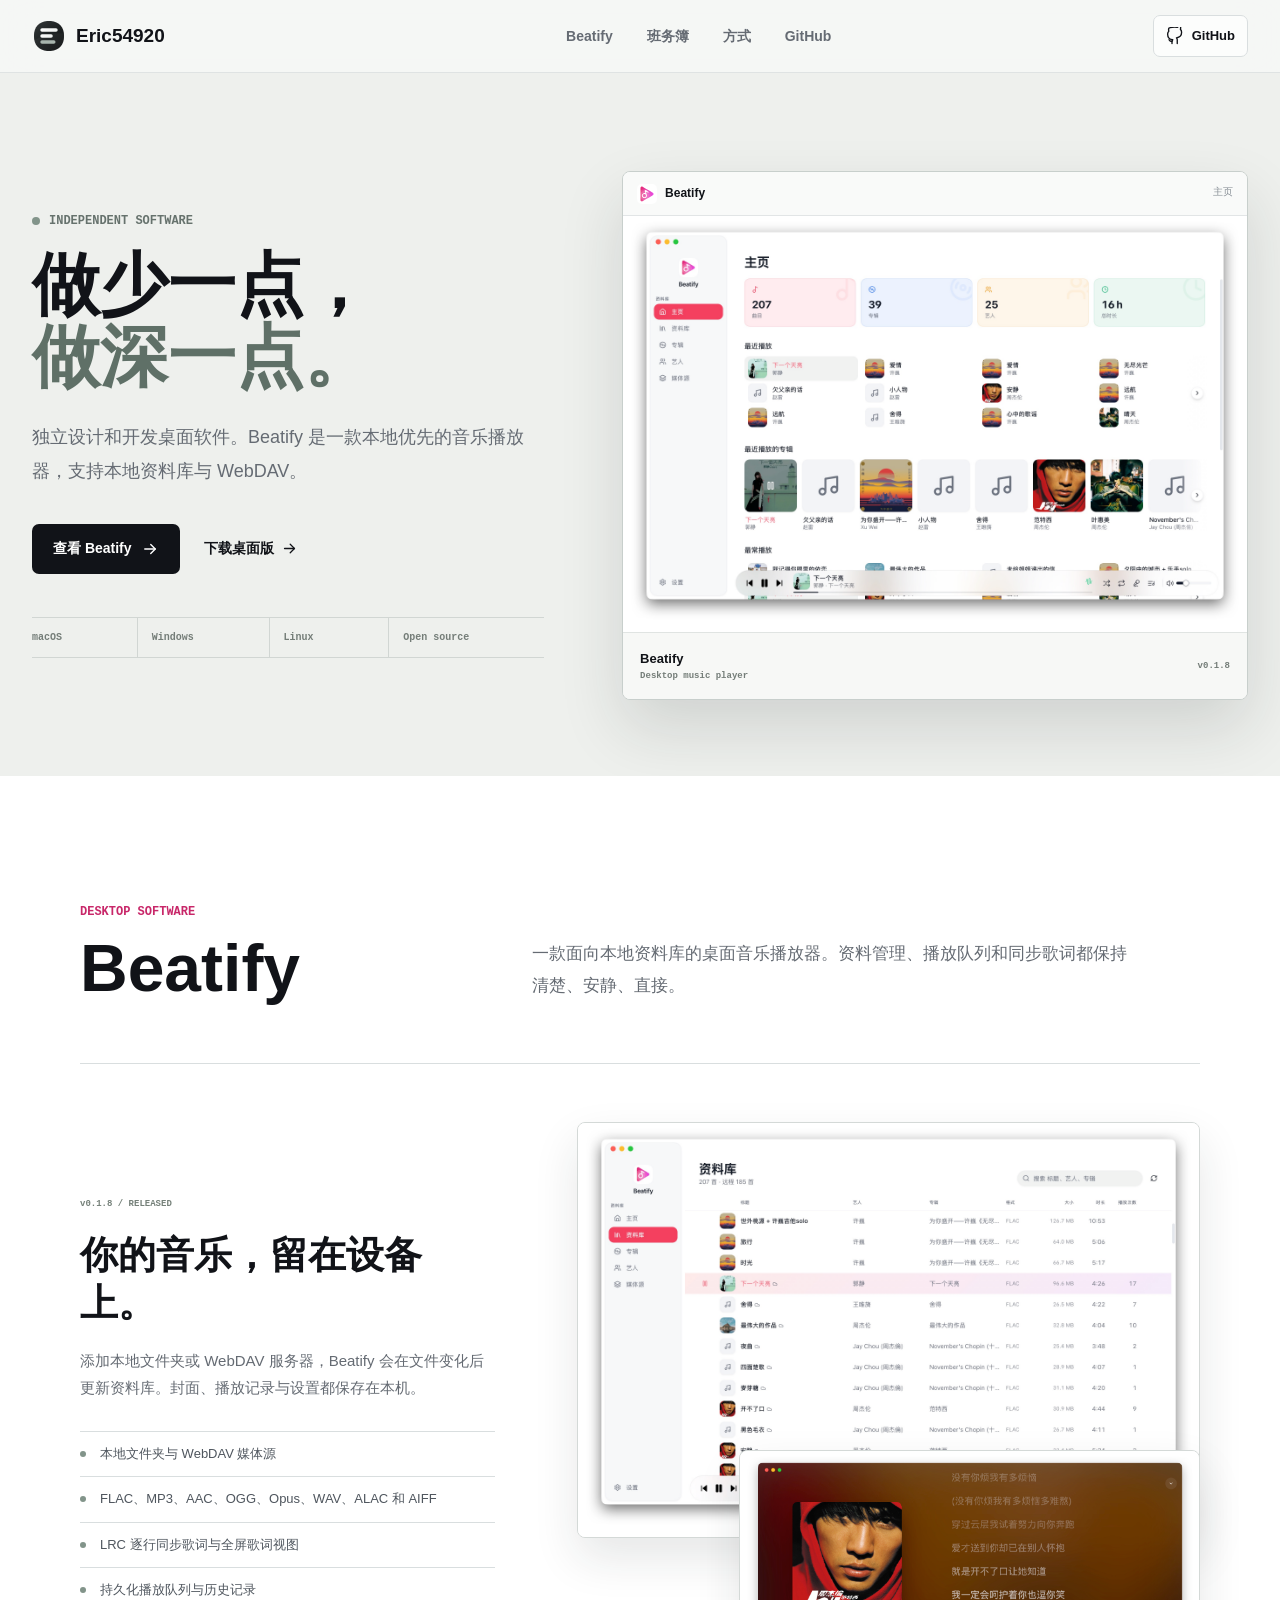
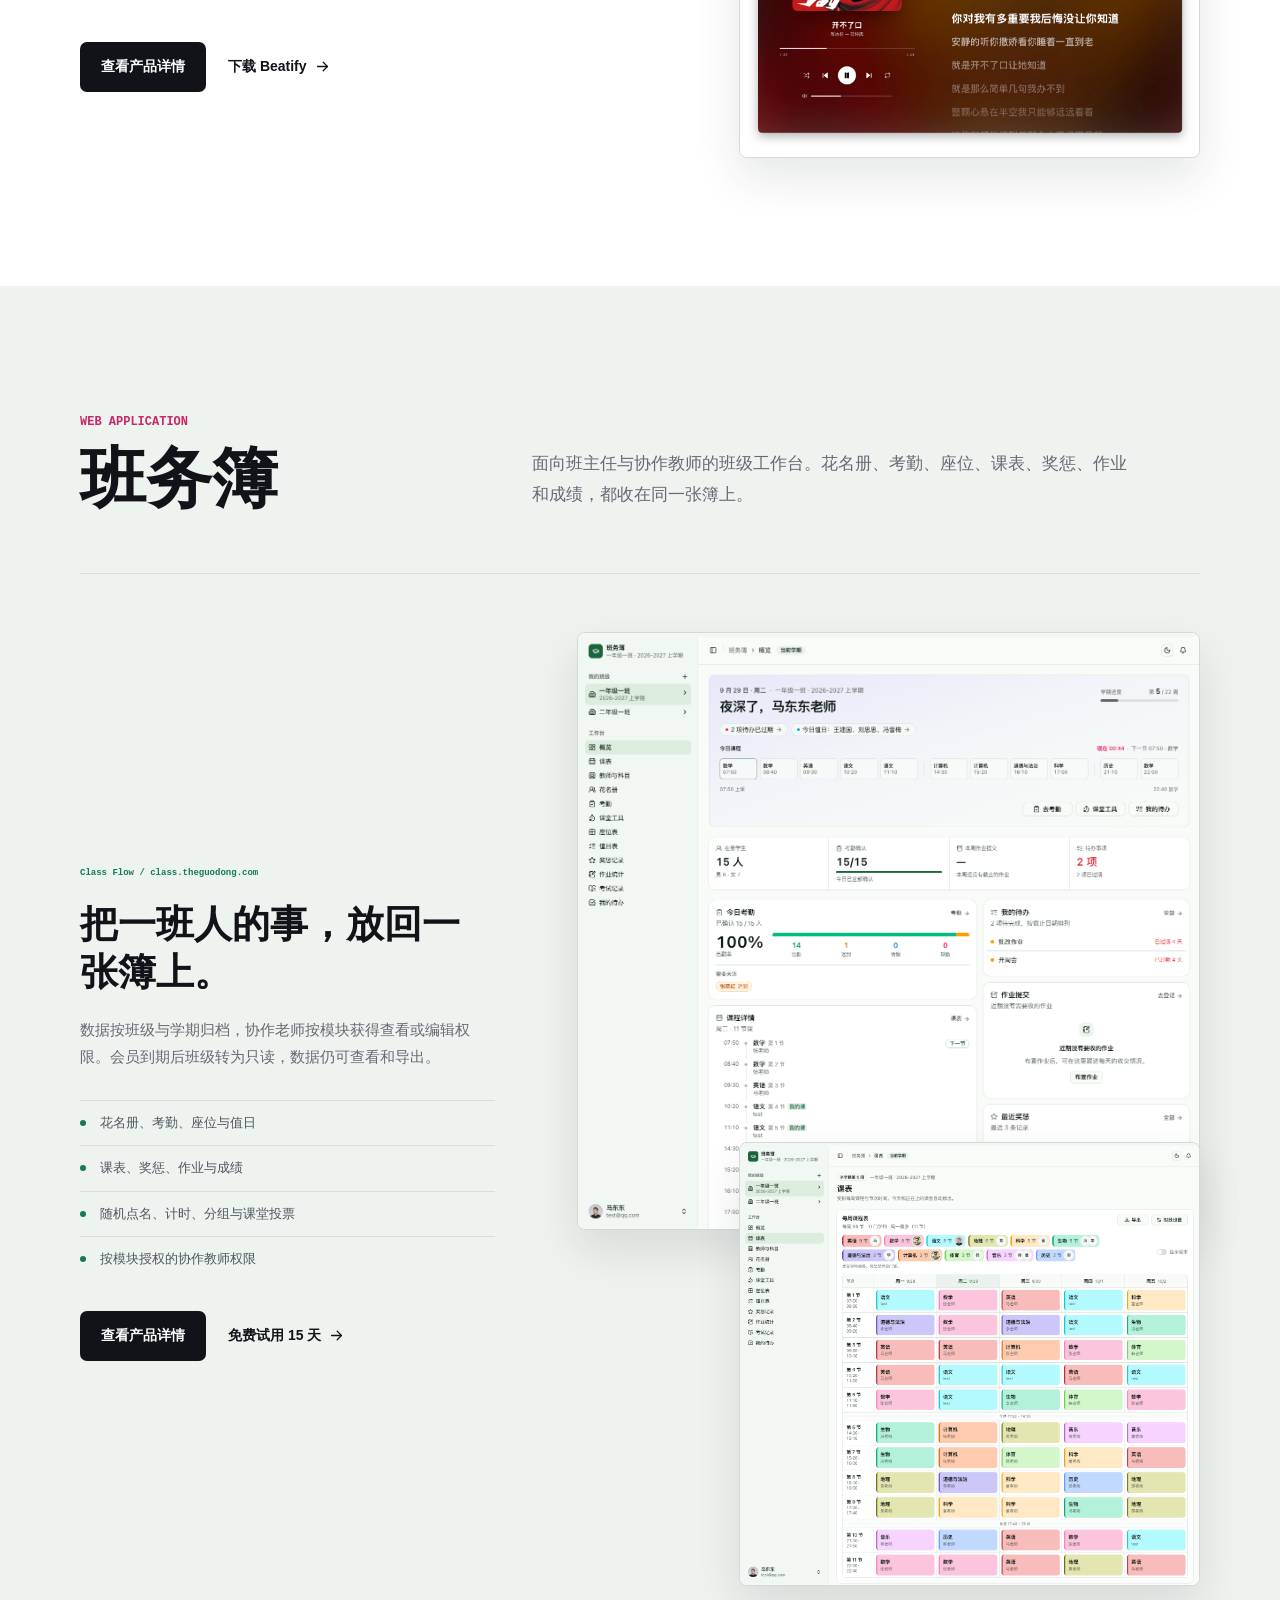
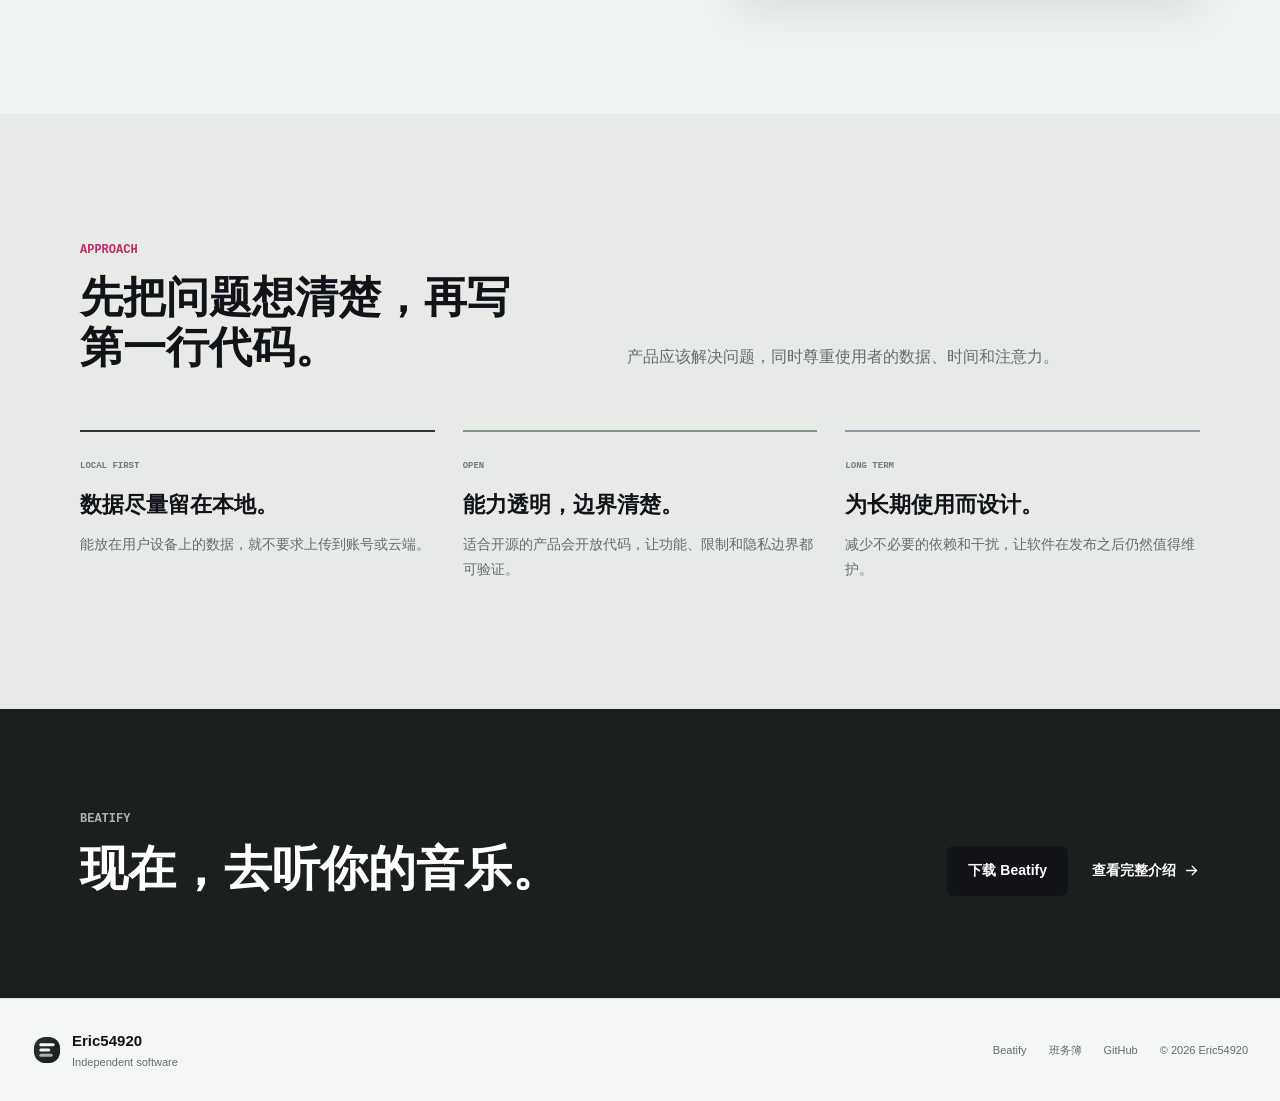
<file: index.html>
<!doctype html>
<html lang="zh-CN">
  <head>
    <meta charset="UTF-8">
    <meta name="viewport" content="width=device-width, initial-scale=1.0">
    <meta name="description" content="Eric54920 的个人网站，独立设计和开发桌面与 Web 软件。Beatify 是一款本地优先的桌面音乐播放器；班务簿（Class Flow）是面向班主任的浏览器班级工作台。">
    <meta name="author" content="Eric54920">
    <meta name="application-name" content="Eric54920">
    <meta name="color-scheme" content="light">
    <meta name="robots" content="index, follow, max-image-preview:large, max-snippet:-1, max-video-preview:-1">
    <meta name="theme-color" content="#eef0ed">
    <meta name="apple-mobile-web-app-capable" content="yes">
    <meta name="apple-mobile-web-app-title" content="Eric54920">

    <link rel="canonical" href="./">
    <link rel="manifest" href="site.webmanifest">
    <link rel="preload" as="image" href="docs/screenshots/home.jpg" type="image/jpeg" fetchpriority="high">
    <link rel="icon" type="image/svg+xml" href="assets/icons/site-mark.svg">
    <link rel="stylesheet" href="styles/global.css?v=8">
    <link rel="stylesheet" href="styles/home.css?v=6">

    <meta property="og:type" content="website">
    <meta property="og:site_name" content="Eric54920">
    <meta property="og:locale" content="zh_CN">
    <meta property="og:title" content="Eric54920｜独立软件与桌面工具">
    <meta property="og:description" content="独立设计和开发桌面与 Web 软件。Beatify 是一款本地优先的桌面音乐播放器；班务簿（Class Flow）是面向班主任的浏览器班级工作台。">
    <meta property="og:image" content="https://raw.githubusercontent.com/Eric54920/Beatify/main/docs/screenshots/home.jpg">
    <meta property="og:image:width" content="2864">
    <meta property="og:image:height" content="1904">
    <meta property="og:image:alt" content="Beatify 桌面音乐播放器主页界面">

    <meta name="twitter:card" content="summary_large_image">
    <meta name="twitter:title" content="Eric54920｜独立软件与桌面工具">
    <meta name="twitter:description" content="独立设计和开发桌面与 Web 软件。Beatify 是一款本地优先的桌面音乐播放器；班务簿（Class Flow）是面向班主任的浏览器班级工作台。">
    <meta name="twitter:image" content="https://raw.githubusercontent.com/Eric54920/Beatify/main/docs/screenshots/home.jpg">

    <title>Eric54920｜独立软件与桌面工具</title>

    <script type="application/ld+json">
      {
        "@context": "https://schema.org",
        "@type": "ProfilePage",
        "name": "Eric54920",
        "description": "Eric54920 的个人网站，独立设计和开发桌面软件。",
        "inLanguage": "zh-CN",
        "mainEntity": {
          "@type": "Person",
          "name": "Eric54920",
          "sameAs": "https://github.com/Eric54920"
        },
        "about": {
          "@type": "SoftwareApplication",
          "name": "Beatify",
          "applicationCategory": "MultimediaApplication",
          "applicationSubCategory": "音乐播放器",
          "operatingSystem": "macOS, Windows, Linux",
          "description": "支持本地音乐库、WebDAV、多格式音频和逐行同步歌词的桌面音乐播放器。",
          "codeRepository": "https://github.com/Eric54920/Beatify",
          "downloadUrl": "https://github.com/Eric54920/Beatify/releases/tag/v0.1.8",
          "isAccessibleForFree": true
        }
      }
    </script>
    <script src="scripts/site.js?v=7" defer></script>
  </head>
  <body>
    <a class="skip-link" href="#main">跳到主要内容</a>

    <header class="site-header" id="site-header">
      <div class="header-inner">
        <a class="brand personal-brand" href="#top" aria-label="Eric54920 首页">
          <img src="assets/icons/site-mark.svg" alt="" width="34" height="34">
          <span>Eric54920</span>
        </a>

        <nav class="desktop-nav" aria-label="主导航">
          <a href="#beatify">Beatify</a>
          <a href="#class-flow">班务簿</a>
          <a href="#approach">方式</a>
          <a href="https://github.com/Eric54920" target="_blank" rel="noreferrer">GitHub</a>
        </nav>

        <div class="header-actions">
          <a class="github-link" href="https://github.com/Eric54920" target="_blank" rel="noreferrer">
            <svg aria-hidden="true" viewBox="0 0 24 24" width="18" height="18" fill="none" stroke="currentColor" stroke-width="1.8" stroke-linecap="round" stroke-linejoin="round">
              <path d="M15 22v-4a4.8 4.8 0 0 0-1-3.5c3.3-.4 6.8-1.6 6.8-7.4a5.8 5.8 0 0 0-1.6-4.1 5.4 5.4 0 0 0-.1-4.1s-1.3-.4-4.1 1.6a13.4 13.4 0 0 0-7 0C5.2 1 3.9 1.4 3.9 1.4a5.4 5.4 0 0 0-.1 4.1A5.8 5.8 0 0 0 2.2 9.6c0 5.7 3.5 7 6.8 7.4A4.8 4.8 0 0 0 8 20.5V22"></path>
              <path d="M8 19c-3 .9-3-1.5-4-2"></path>
            </svg>
            <span>GitHub</span>
          </a>
          <button class="menu-toggle" type="button" aria-expanded="false" aria-controls="mobile-nav" aria-label="打开导航">
            <span></span>
            <span></span>
          </button>
        </div>
      </div>

      <nav class="mobile-nav" id="mobile-nav" aria-label="移动端导航">
        <a href="#beatify">Beatify</a>
        <a href="#class-flow">班务簿</a>
        <a href="#approach">方式</a>
        <a href="https://github.com/Eric54920" target="_blank" rel="noreferrer">GitHub</a>
      </nav>
    </header>

    <main id="main">
      <section class="atelier-hero" id="top">
        <div class="atelier-hero-inner">
          <div class="atelier-copy">
            <p class="eyebrow atelier-eyebrow">
              <span class="atelier-eyebrow-mark" aria-hidden="true"></span>
              Independent Software
            </p>
            <h1>做少一点，<span>做深一点。</span></h1>
            <p class="atelier-description">独立设计和开发桌面软件。Beatify 是一款本地优先的音乐播放器，支持本地资料库与 WebDAV。</p>

            <div class="atelier-actions">
              <a class="button button-primary" href="products/beatify/index.html">
                查看 Beatify
                <svg aria-hidden="true" viewBox="0 0 24 24" width="18" height="18" fill="none" stroke="currentColor" stroke-width="1.8" stroke-linecap="round" stroke-linejoin="round">
                  <path d="M5 12h14"></path>
                  <path d="m13 6 6 6-6 6"></path>
                </svg>
              </a>
              <a class="text-link" href="products/beatify/index.html#download">
                下载桌面版
                <svg aria-hidden="true" viewBox="0 0 24 24" width="17" height="17" fill="none" stroke="currentColor" stroke-width="1.8" stroke-linecap="round" stroke-linejoin="round">
                  <path d="M5 12h14"></path>
                  <path d="m13 6 6 6-6 6"></path>
                </svg>
              </a>
            </div>

            <div class="atelier-meta" aria-label="Beatify 支持平台">
              <span>macOS</span>
              <span>Windows</span>
              <span>Linux</span>
              <span>Open source</span>
            </div>
          </div>

          <div class="atelier-visual" aria-label="Beatify 界面预览">
            <figure class="atelier-frame">
              <div class="window-bar">
                <div class="window-title">
                  <img src="assets/icons/beatify-icon.svg" alt="" width="20" height="20">
                  <span>Beatify</span>
                </div>
                <span class="window-status">主页</span>
              </div>
              <img src="docs/screenshots/home.jpg" alt="Beatify 本地音乐播放器主页界面" width="2864" height="1904" fetchpriority="high" decoding="async">
              <figcaption>
                <span>
                  <strong>Beatify</strong>
                  <small>Desktop music player</small>
                </span>
                <span class="frame-meta">v0.1.8</span>
              </figcaption>
            </figure>
          </div>
        </div>
      </section>

      <span class="fragment-target" id="products" aria-hidden="true"></span>

      <section class="section atelier-beatify" id="beatify">
        <div class="atelier-section-heading">
          <div>
            <p class="section-kicker">Desktop Software</p>
            <h2>Beatify</h2>
          </div>
          <p>一款面向本地资料库的桌面音乐播放器。资料管理、播放队列和同步歌词都保持清楚、安静、直接。</p>
        </div>

        <div class="atelier-case">
          <div class="atelier-case-copy">
            <span class="case-index">v0.1.8 / RELEASED</span>
            <h3>你的音乐，留在设备上。</h3>
            <p>添加本地文件夹或 WebDAV 服务器，Beatify 会在文件变化后更新资料库。封面、播放记录与设置都保存在本机。</p>

            <ul class="atelier-feature-list">
              <li>本地文件夹与 WebDAV 媒体源</li>
              <li>FLAC、MP3、AAC、OGG、Opus、WAV、ALAC 和 AIFF</li>
              <li>LRC 逐行同步歌词与全屏歌词视图</li>
              <li>持久化播放队列与历史记录</li>
            </ul>

            <div class="atelier-case-actions">
              <a class="button button-primary" href="products/beatify/index.html">查看产品详情</a>
              <a class="text-link" href="products/beatify/index.html#download">
                下载 Beatify
                <svg aria-hidden="true" viewBox="0 0 24 24" width="17" height="17" fill="none" stroke="currentColor" stroke-width="1.8" stroke-linecap="round" stroke-linejoin="round">
                  <path d="M5 12h14"></path>
                  <path d="m13 6 6 6-6 6"></path>
                </svg>
              </a>
            </div>
          </div>

          <div class="atelier-gallery" aria-label="Beatify 界面截图">
            <figure class="atelier-shot">
              <img src="docs/screenshots/library.jpg" alt="Beatify 资料库界面" width="2864" height="1904" loading="lazy" decoding="async">
            </figure>
            <figure class="atelier-shot atelier-shot-secondary">
              <img src="docs/screenshots/lyrics.jpg" alt="Beatify 全屏同步歌词界面" width="1432" height="952" loading="lazy" decoding="async">
            </figure>
          </div>
        </div>
      </section>

      <section class="section atelier-classflow" id="class-flow">
        <div class="atelier-section-heading">
          <div>
            <p class="section-kicker">Web Application</p>
            <h2>班务簿</h2>
          </div>
          <p>面向班主任与协作教师的班级工作台。花名册、考勤、座位、课表、奖惩、作业和成绩，都收在同一张簿上。</p>
        </div>

        <div class="atelier-case">
          <div class="atelier-case-copy">
            <span class="case-index">Class Flow / class.theguodong.com</span>
            <h3>把一班人的事，放回一张簿上。</h3>
            <p>数据按班级与学期归档，协作老师按模块获得查看或编辑权限。会员到期后班级转为只读，数据仍可查看和导出。</p>

            <ul class="atelier-feature-list">
              <li>花名册、考勤、座位与值日</li>
              <li>课表、奖惩、作业与成绩</li>
              <li>随机点名、计时、分组与课堂投票</li>
              <li>按模块授权的协作教师权限</li>
            </ul>

            <div class="atelier-case-actions">
              <a class="button button-primary" href="products/banwubu/index.html">查看产品详情</a>
              <a class="text-link" href="https://class.theguodong.com" target="_blank" rel="noreferrer">
                免费试用 15 天
                <svg aria-hidden="true" viewBox="0 0 24 24" width="17" height="17" fill="none" stroke="currentColor" stroke-width="1.8" stroke-linecap="round" stroke-linejoin="round">
                  <path d="M5 12h14"></path>
                  <path d="m13 6 6 6-6 6"></path>
                </svg>
              </a>
            </div>
          </div>

          <div class="atelier-gallery" aria-label="班务簿界面截图">
            <figure class="atelier-shot">
              <img src="docs/class_flow/Xnip2026-09-29_00-44-45.jpg" alt="班务簿班级概览界面" width="1406" height="1351" loading="lazy" decoding="async">
            </figure>
            <figure class="atelier-shot atelier-shot-secondary">
              <img src="docs/class_flow/Xnip2026-09-29_00-45-08.jpg" alt="班务簿课表界面" width="1406" height="1351" loading="lazy" decoding="async">
            </figure>
          </div>
        </div>
      </section>

      <section class="section atelier-approach" id="approach">
        <div class="approach-heading">
          <div>
            <p class="section-kicker">Approach</p>
            <h2>先把问题想清楚，再写第一行代码。</h2>
          </div>
          <p>产品应该解决问题，同时尊重使用者的数据、时间和注意力。</p>
        </div>

        <div class="approach-grid">
          <article class="approach-item">
            <span>LOCAL FIRST</span>
            <h3>数据尽量留在本地。</h3>
            <p>能放在用户设备上的数据，就不要求上传到账号或云端。</p>
          </article>
          <article class="approach-item">
            <span>OPEN</span>
            <h3>能力透明，边界清楚。</h3>
            <p>适合开源的产品会开放代码，让功能、限制和隐私边界都可验证。</p>
          </article>
          <article class="approach-item">
            <span>LONG TERM</span>
            <h3>为长期使用而设计。</h3>
            <p>减少不必要的依赖和干扰，让软件在发布之后仍然值得维护。</p>
          </article>
        </div>
      </section>

      <section class="atelier-cta">
        <div class="atelier-cta-inner">
          <div>
            <p class="section-kicker">Beatify</p>
            <h2>现在，去听你的音乐。</h2>
          </div>
          <div class="atelier-cta-actions">
            <a class="button button-primary" href="products/beatify/index.html#download">下载 Beatify</a>
            <a class="text-link" href="products/beatify/index.html">
              查看完整介绍
              <svg aria-hidden="true" viewBox="0 0 24 24" width="17" height="17" fill="none" stroke="currentColor" stroke-width="1.8" stroke-linecap="round" stroke-linejoin="round">
                <path d="M5 12h14"></path>
                <path d="m13 6 6 6-6 6"></path>
              </svg>
            </a>
          </div>
        </div>
      </section>
    </main>

    <footer class="site-footer">
      <div class="footer-inner">
        <div class="footer-brand">
          <img src="assets/icons/site-mark.svg" alt="" width="30" height="30">
          <div>
            <strong>Eric54920</strong>
            <span>Independent software</span>
          </div>
        </div>
        <div class="footer-links">
          <a href="#beatify">Beatify</a>
          <a href="#class-flow">班务簿</a>
          <a href="https://github.com/Eric54920" target="_blank" rel="noreferrer">GitHub</a>
          <span>© <span id="current-year">2026</span> Eric54920</span>
        </div>
      </div>
    </footer>
  </body>
</html>
</file>
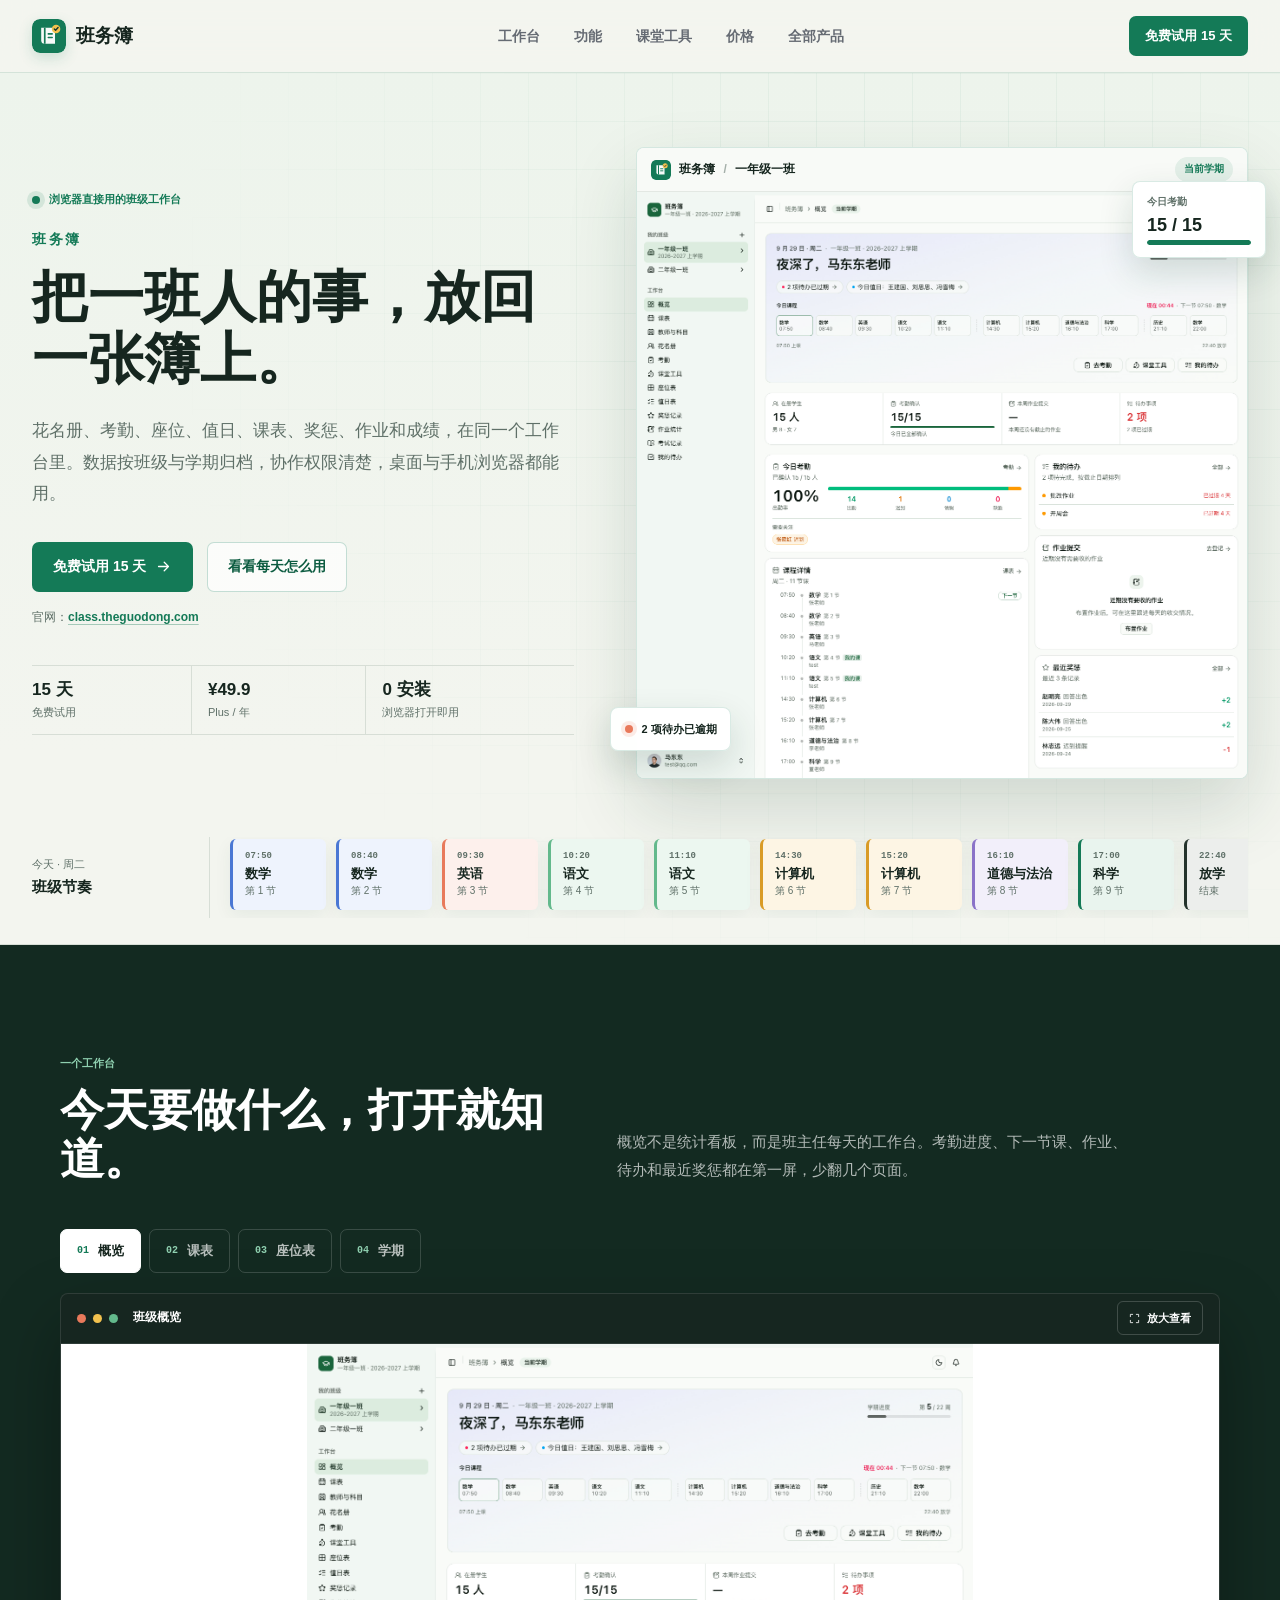
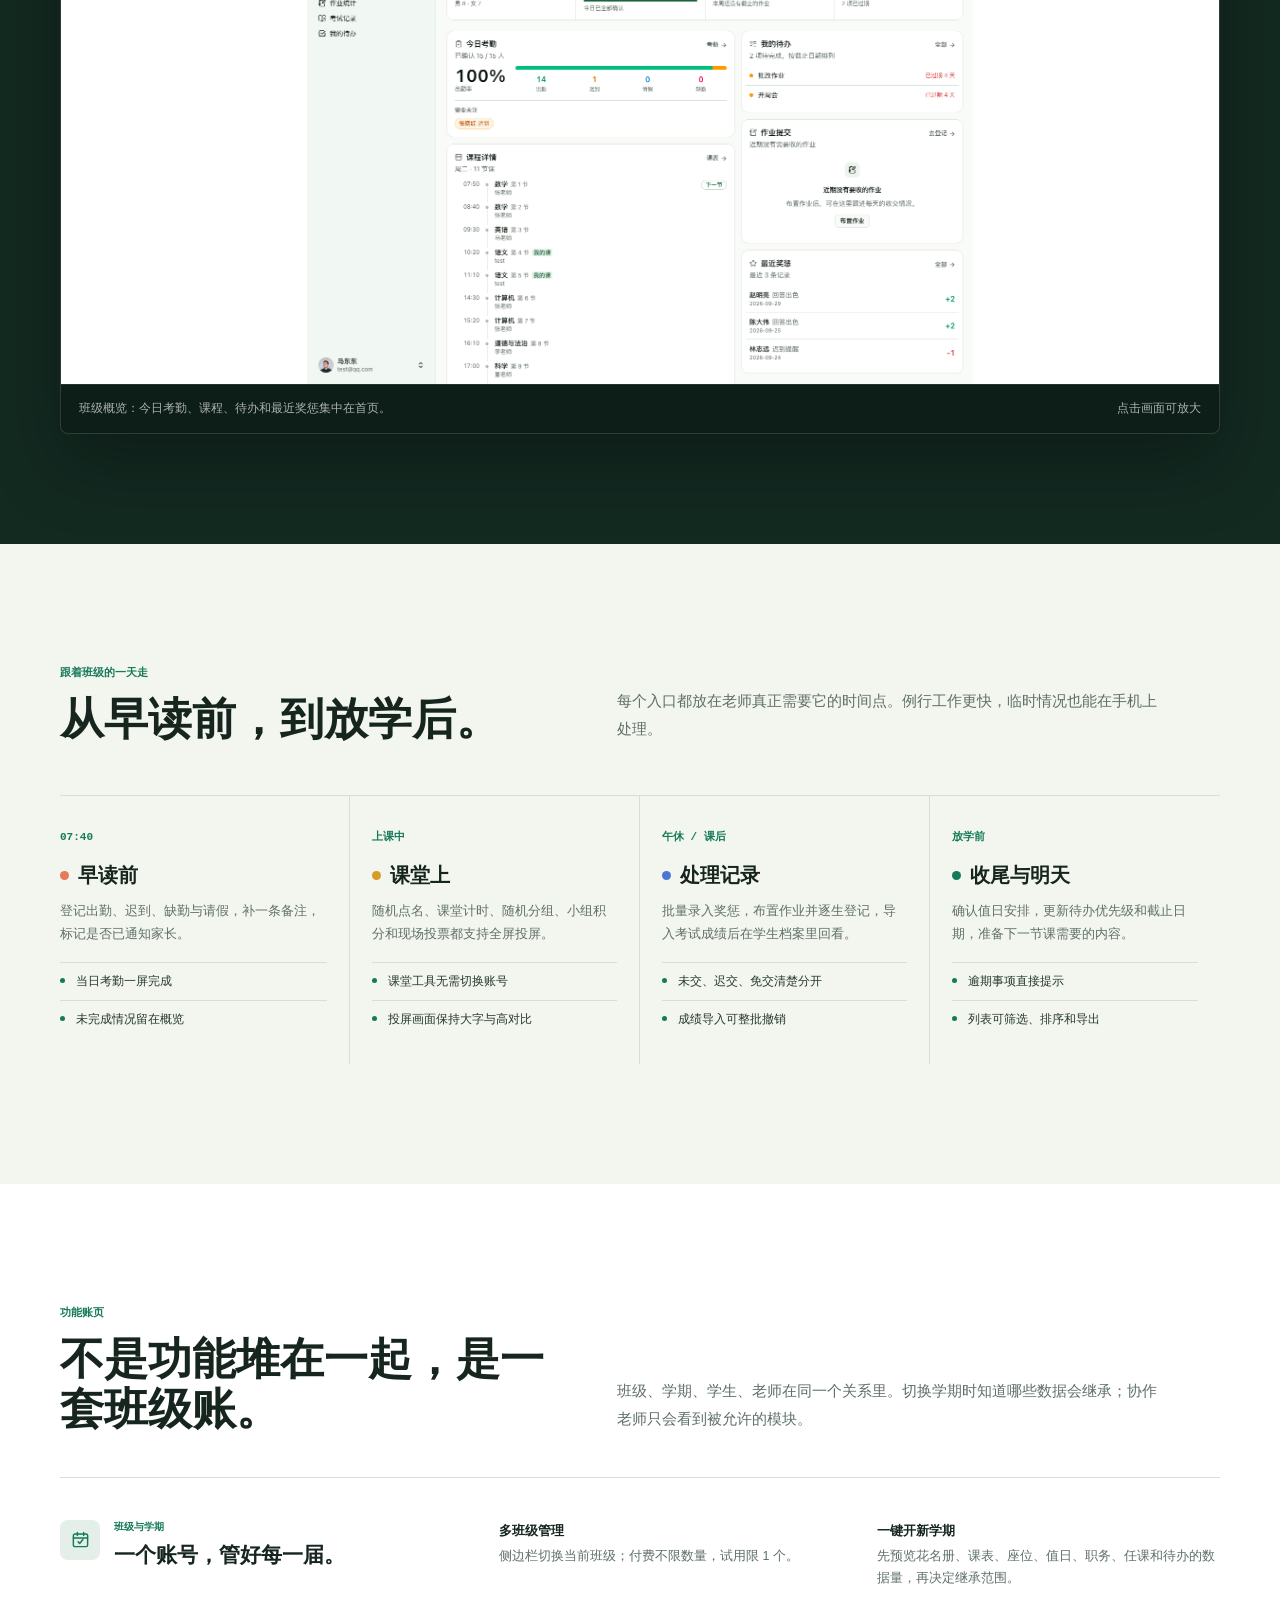
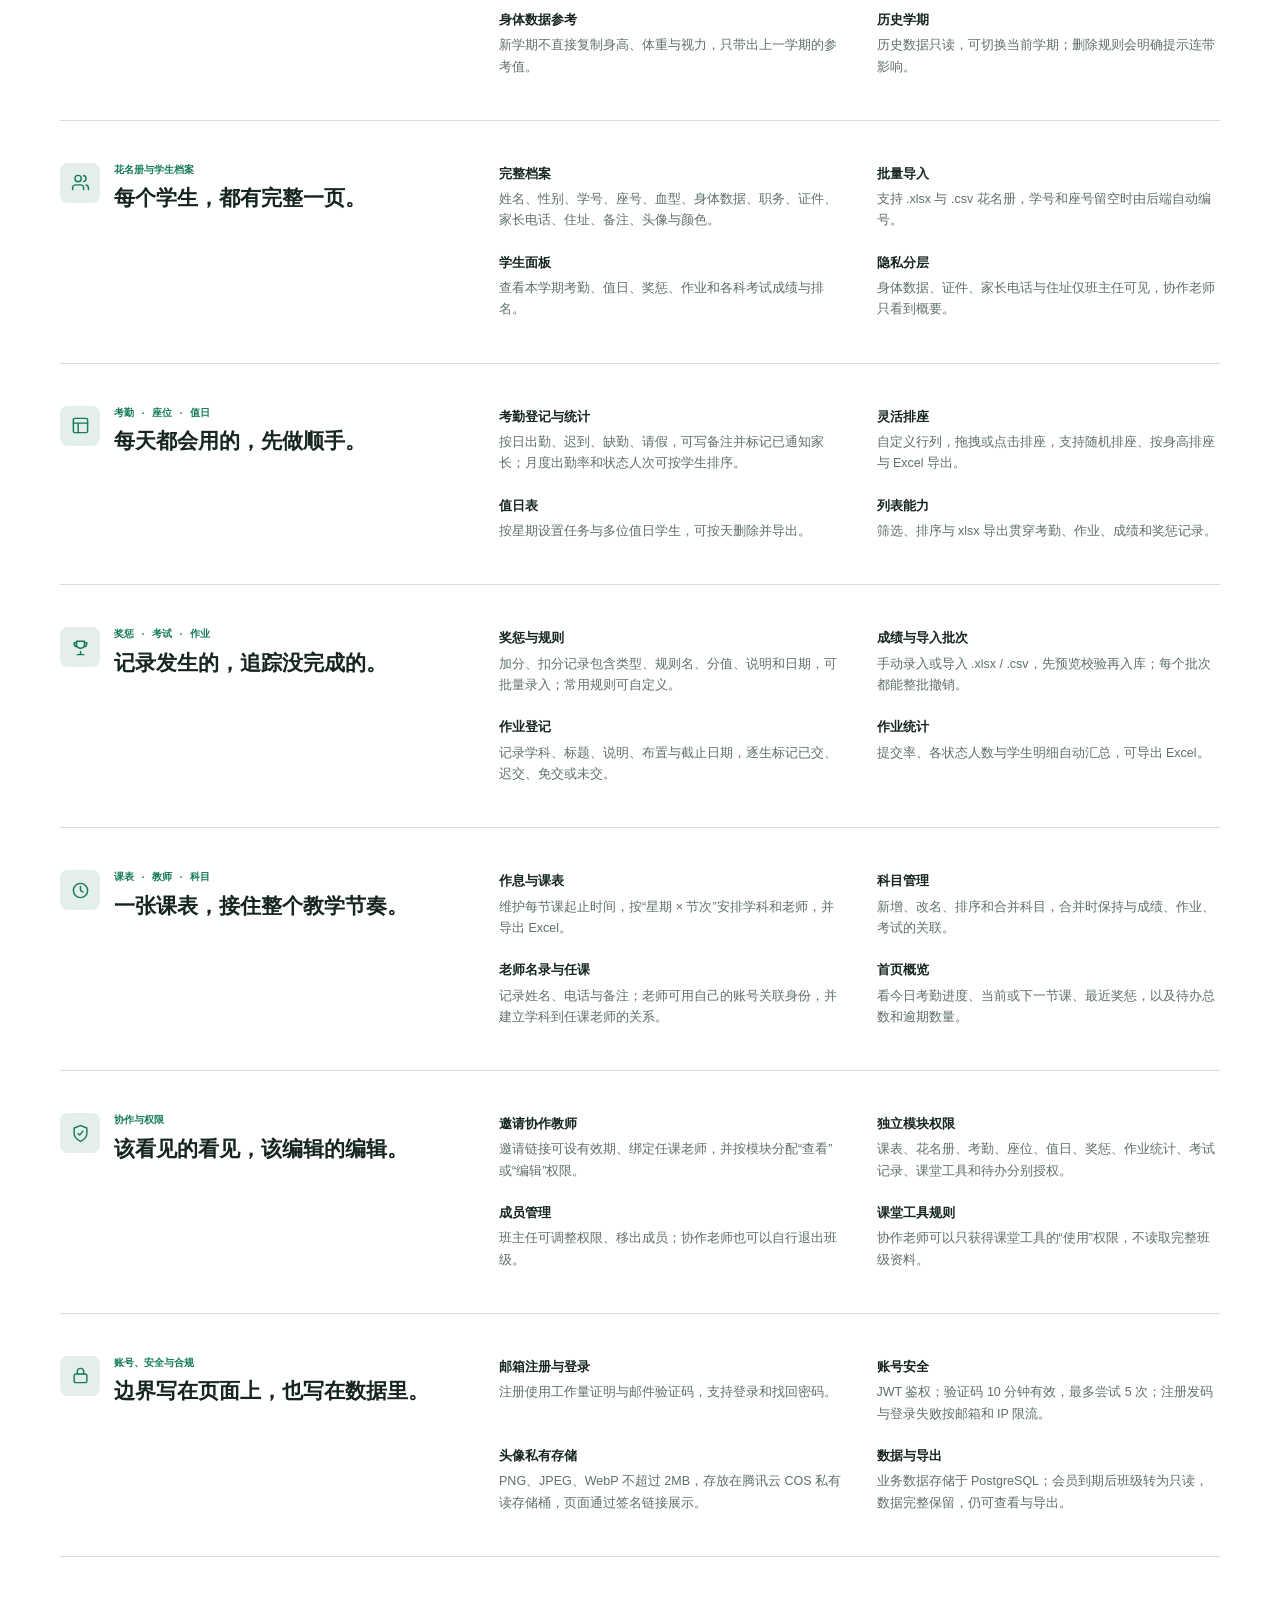
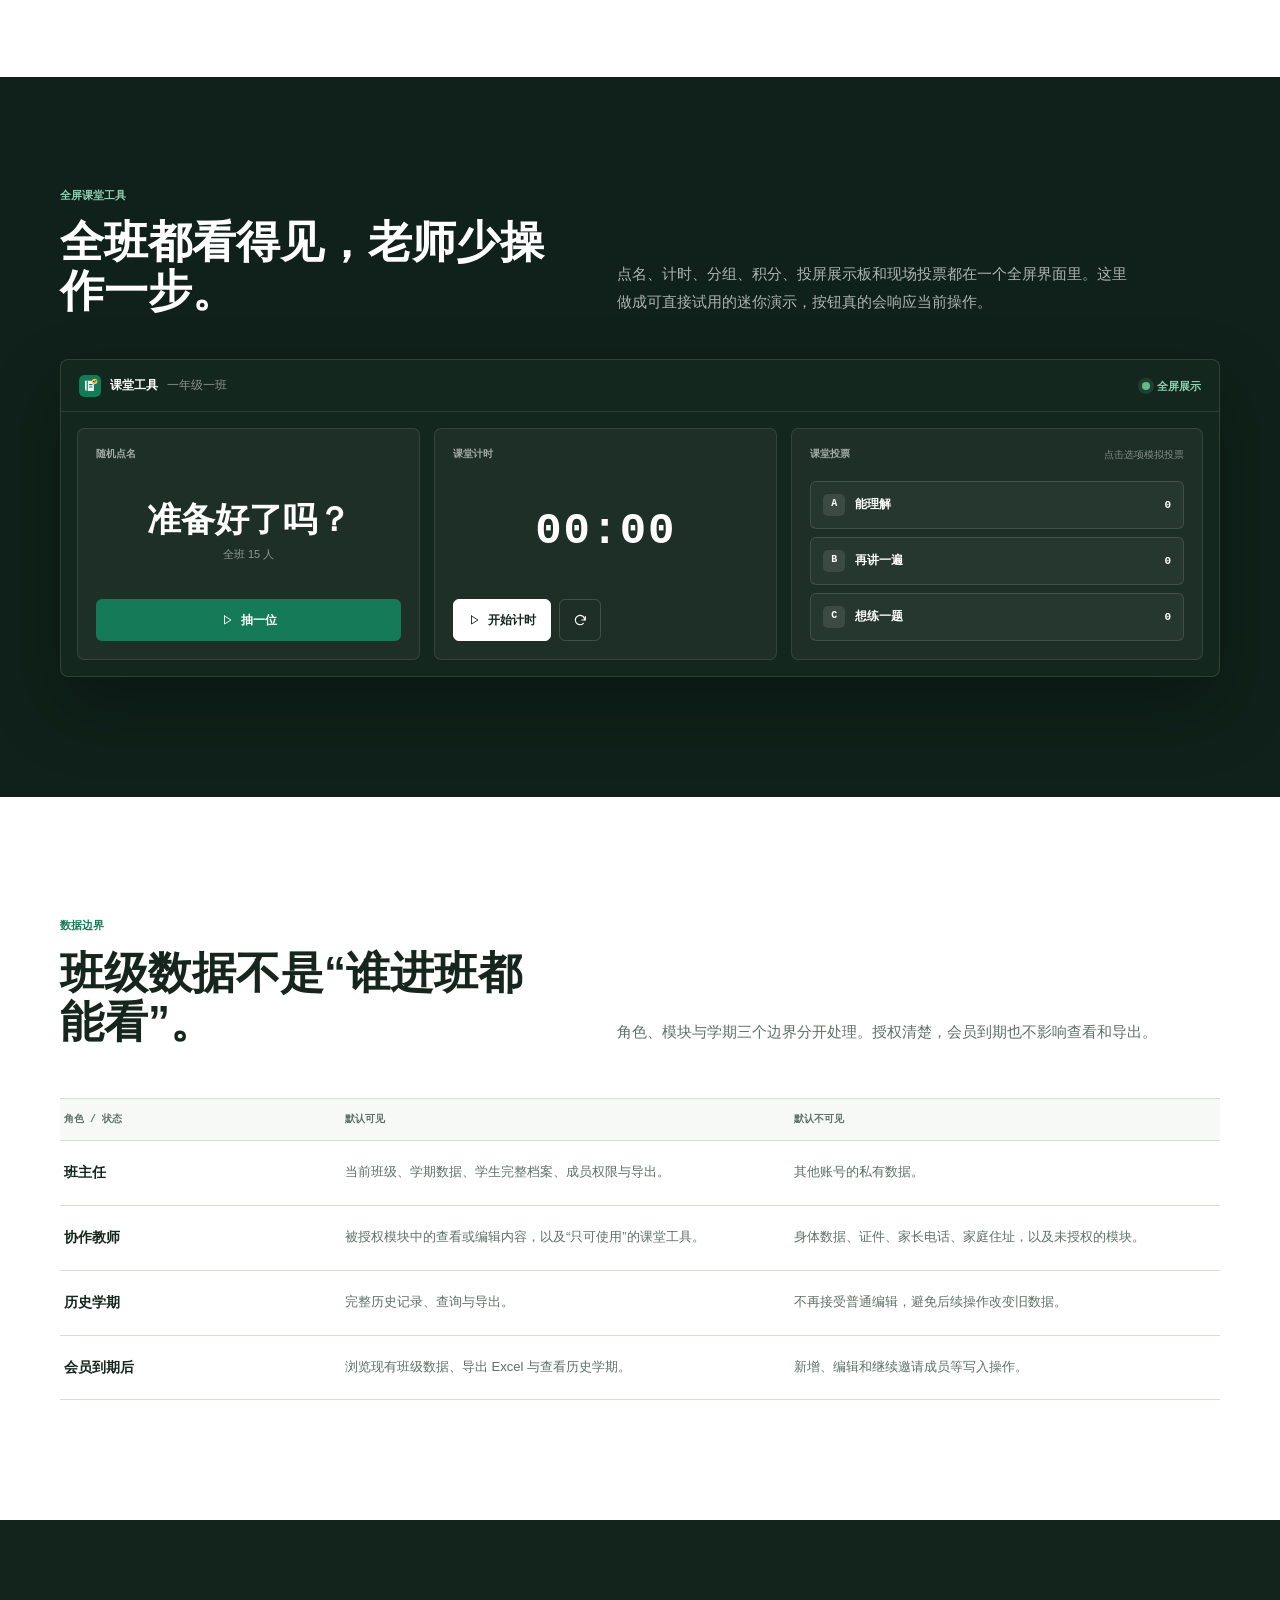
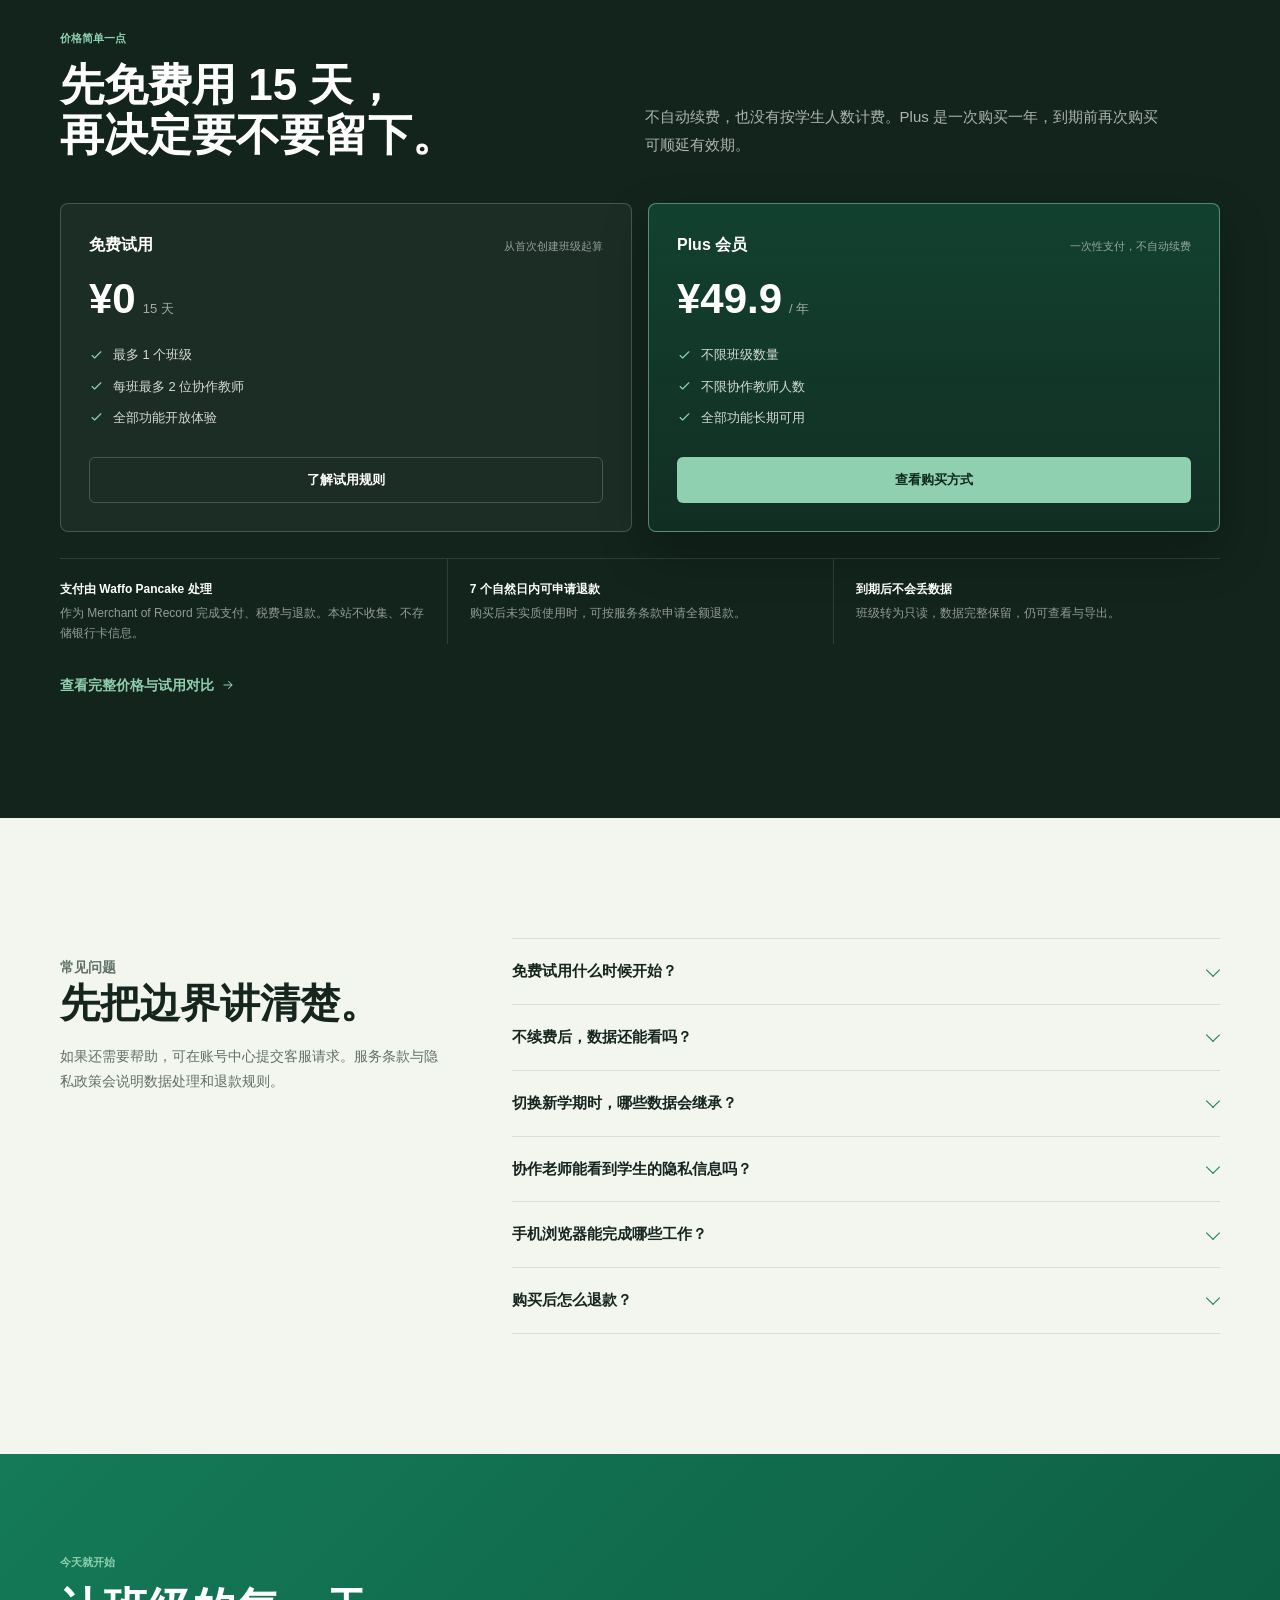
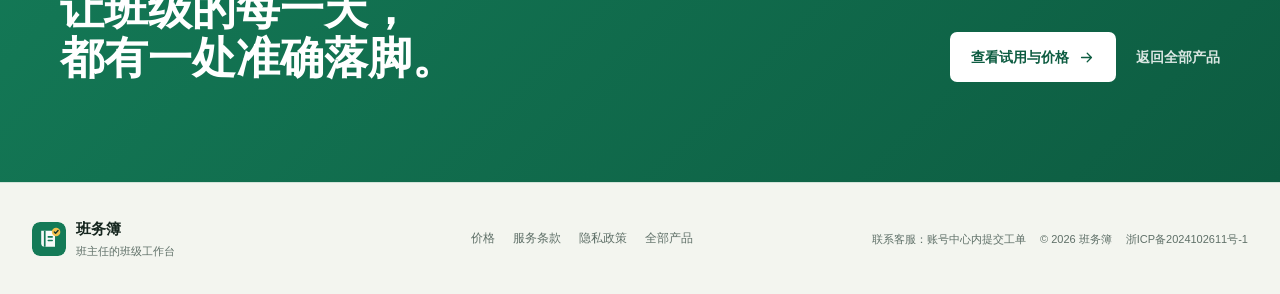
<file: products/banwubu/index.html>
<!doctype html>
<html lang="zh-CN">
  <head>
    <meta charset="UTF-8">
    <meta name="viewport" content="width=device-width, initial-scale=1.0">
    <meta name="description" content="班务簿是面向班主任与协作教师的浏览器班级工作台，统一管理花名册、考勤、座位、值日、课表、奖惩、作业与成绩。免费试用 15 天，Plus ¥49.9 / 年。">
    <meta name="author" content="Eric54920">
    <meta name="application-name" content="班务簿">
    <meta name="color-scheme" content="light">
    <meta name="robots" content="index, follow, max-image-preview:large, max-snippet:-1, max-video-preview:-1">
    <meta name="format-detection" content="telephone=no">
    <meta name="theme-color" content="#f3f5ef">

    <link rel="canonical" href="./">
    <link rel="icon" type="image/svg+xml" href="../../assets/icons/banwubu-icon.svg">
    <link rel="stylesheet" href="../../styles/global.css?v=9">
    <link rel="stylesheet" href="../../styles/banwubu.css?v=1">

    <meta property="og:type" content="website">
    <meta property="og:site_name" content="班务簿">
    <meta property="og:locale" content="zh_CN">
    <meta property="og:title" content="班务簿｜班主任的班级工作台">
    <meta property="og:description" content="花名册、考勤、座位、值日、课表、奖惩、作业和成绩，在同一个浏览器工作台里。免费试用 15 天。">
    <meta property="og:image" content="../../docs/class_flow/Xnip2026-09-29_00-44-45.jpg">
    <meta property="og:image:width" content="1406">
    <meta property="og:image:height" content="1351">
    <meta property="og:image:alt" content="班务簿班级概览界面">

    <meta name="twitter:card" content="summary_large_image">
    <meta name="twitter:title" content="班务簿｜班主任的班级工作台">
    <meta name="twitter:description" content="把一班人的事，放回一张簿上。花名册、考勤、座位、值日、课表、奖惩、作业和成绩，一个工作台完成。">
    <meta name="twitter:image" content="../../docs/class_flow/Xnip2026-09-29_00-44-45.jpg">

    <title>班务簿｜班主任的班级工作台</title>

    <script type="application/ld+json">
      {
        "@context": "https://schema.org",
        "@type": "SoftwareApplication",
        "name": "班务簿",
        "alternateName": "班务簿班主任工作台",
        "url": "https://class.theguodong.com",
        "applicationCategory": "BusinessApplication",
        "applicationSubCategory": "班级管理",
        "operatingSystem": "Web",
        "description": "面向班主任与协作教师的浏览器班级工作台，统一管理班级、学期、花名册、考勤、座位、值日、奖惩、作业、成绩与课堂工具。",
        "inLanguage": "zh-CN",
        "isAccessibleForFree": true,
        "offers": [
          {
            "@type": "Offer",
            "name": "免费试用",
            "price": "0",
            "priceCurrency": "CNY",
            "description": "首次创建班级起 15 天，限 1 个班级，每班 2 位协作教师。"
          },
          {
            "@type": "Offer",
            "name": "Plus 年费",
            "price": "49.9",
            "priceCurrency": "CNY",
            "description": "一次性支付一年，不限班级与协作教师人数。"
          }
        ],
        "featureList": [
          "多班级与学期体系",
          "花名册与学生档案",
          "考勤、座位与值日",
          "奖惩、考试与作业",
          "课表、教师与科目",
          "全屏课堂工具",
          "协作教师与模块权限",
          "Excel 和 CSV 导入导出"
        ]
      }
    </script>
    <script src="../../scripts/banwubu.js?v=1" defer></script>
  </head>
  <body class="bw-page">
    <a class="skip-link" href="#main">跳到主要内容</a>

    <svg class="bw-icon-sprite" aria-hidden="true">
      <symbol id="i-arrow-right" viewBox="0 0 24 24">
        <path d="M5 12h14M13 6l6 6-6 6"/>
      </symbol>
      <symbol id="i-check" viewBox="0 0 24 24">
        <path d="m5 12 4 4L19 6"/>
      </symbol>
      <symbol id="i-calendar" viewBox="0 0 24 24">
        <rect x="3" y="5" width="18" height="16" rx="2"/>
        <path d="M16 3v4M8 3v4M3 10h18"/>
        <path d="m9 15 2 2 4-5"/>
      </symbol>
      <symbol id="i-users" viewBox="0 0 24 24">
        <path d="M16 21v-2a4 4 0 0 0-4-4H6a4 4 0 0 0-4 4v2"/>
        <circle cx="9" cy="7" r="4"/>
        <path d="M22 21v-2a4 4 0 0 0-3-3.87M16 3.13a4 4 0 0 1 0 7.75"/>
      </symbol>
      <symbol id="i-clock" viewBox="0 0 24 24">
        <circle cx="12" cy="12" r="9"/>
        <path d="M12 7v5l3 2"/>
      </symbol>
      <symbol id="i-layout" viewBox="0 0 24 24">
        <rect x="3" y="3" width="18" height="18" rx="2"/>
        <path d="M3 9h18M9 21V9"/>
      </symbol>
      <symbol id="i-trophy" viewBox="0 0 24 24">
        <path d="M8 21h8M12 17v4M7 4h10v4a5 5 0 0 1-10 0V4Z"/>
        <path d="M7 6H4v1a4 4 0 0 0 4 4M17 6h3v1a4 4 0 0 1-4 4"/>
      </symbol>
      <symbol id="i-chart" viewBox="0 0 24 24">
        <path d="M4 19V9M10 19V5M16 19v-7M22 19V2"/>
      </symbol>
      <symbol id="i-shield" viewBox="0 0 24 24">
        <path d="M12 22s8-4 8-10V5l-8-3-8 3v7c0 6 8 10 8 10Z"/>
        <path d="m9 12 2 2 4-5"/>
      </symbol>
      <symbol id="i-download" viewBox="0 0 24 24">
        <path d="M12 3v12M7 10l5 5 5-5M5 21h14"/>
      </symbol>
      <symbol id="i-play" viewBox="0 0 24 24">
        <path d="m7 4 13 8-13 8V4Z"/>
      </symbol>
      <symbol id="i-rotate" viewBox="0 0 24 24">
        <path d="M20 7v5h-5"/>
        <path d="M19 12a7 7 0 1 0-2 5"/>
      </symbol>
      <symbol id="i-maximize" viewBox="0 0 24 24">
        <path d="M8 3H3v5M16 3h5v5M8 21H3v-5M16 21h5v-5"/>
      </symbol>
      <symbol id="i-lock" viewBox="0 0 24 24">
        <rect x="4" y="10" width="16" height="11" rx="2"/>
        <path d="M8 10V7a4 4 0 0 1 8 0v3"/>
      </symbol>
    </svg>

    <header class="site-header bw-header" id="site-header">
      <div class="header-inner">
        <a class="brand bw-brand" href="./" aria-label="班务簿首页">
          <img src="../../assets/icons/banwubu-icon.svg" alt="" width="34" height="34">
          <span>班务簿</span>
        </a>

        <nav class="desktop-nav bw-desktop-nav" aria-label="主导航">
          <a href="#workbench">工作台</a>
          <a href="#features">功能</a>
          <a href="#classroom">课堂工具</a>
          <a href="#pricing">价格</a>
          <a href="../../index.html#products">全部产品</a>
        </nav>

        <div class="header-actions">
          <a class="bw-nav-cta" href="https://class.theguodong.com">免费试用 15 天</a>
          <button class="menu-toggle bw-menu-toggle" type="button" aria-expanded="false" aria-controls="mobile-nav" aria-label="打开导航">
            <span></span>
            <span></span>
          </button>
        </div>
      </div>

      <nav class="mobile-nav bw-mobile-nav" id="mobile-nav" aria-label="移动端导航">
        <a href="#workbench">工作台</a>
        <a href="#features">功能</a>
        <a href="#classroom">课堂工具</a>
        <a href="#pricing">价格</a>
        <a href="https://class.theguodong.com/privacy">隐私政策</a>
        <a href="../../index.html#products">全部产品</a>
      </nav>
    </header>

    <main id="main">
      <section class="bw-hero" id="top">
        <div class="bw-hero-grid" aria-hidden="true"></div>
        <div class="bw-hero-inner">
          <div class="bw-hero-copy" data-reveal>
            <p class="bw-eyebrow">
              <span class="bw-eyebrow-dot"></span>
              浏览器直接用的班级工作台
            </p>
            <h1>
              <span class="bw-hero-name">班务簿</span>
              <span class="bw-hero-claim">把一班人的事，放回一张簿上。</span>
            </h1>
            <p class="bw-hero-description">花名册、考勤、座位、值日、课表、奖惩、作业和成绩，在同一个工作台里。数据按班级与学期归档，协作权限清楚，桌面与手机浏览器都能用。</p>

            <div class="bw-hero-actions">
              <a class="button button-primary bw-button-primary" href="https://class.theguodong.com">
                免费试用 15 天
                <svg class="bw-icon" aria-hidden="true"><use href="#i-arrow-right"></use></svg>
              </a>
              <a class="button button-secondary bw-button-secondary" href="#workbench">
                看看每天怎么用
              </a>
            </div>

            <p class="bw-hero-site">官网：<a href="https://class.theguodong.com">class.theguodong.com</a></p>

            <div class="bw-hero-facts" aria-label="产品摘要">
              <span><strong>15 天</strong>免费试用</span>
              <span><strong>¥49.9</strong>Plus / 年</span>
              <span><strong>0 安装</strong>浏览器打开即用</span>
            </div>
          </div>

          <div class="bw-hero-visual" data-reveal>
            <div class="bw-app-window">
              <div class="bw-app-bar">
                <div class="bw-app-title">
                  <img src="../../assets/icons/banwubu-icon.svg" alt="" width="20" height="20">
                  <span>班务簿</span>
                  <span class="bw-app-separator">/</span>
                  <strong>一年级一班</strong>
                </div>
                <span class="bw-app-status">当前学期</span>
              </div>
              <button class="bw-screen-button" type="button" data-lightbox="../../docs/class_flow/Xnip2026-09-29_00-44-45.jpg" data-caption="班级概览：今日考勤、课程、待办和最近奖惩集中在首页。" aria-label="放大查看班级概览">
                <img src="../../docs/class_flow/Xnip2026-09-29_00-44-45.jpg" alt="班务簿班级概览界面，展示今日考勤、课程、待办和最近奖惩" width="1406" height="1351" fetchpriority="high" decoding="async">
              </button>
            </div>

            <div class="bw-live-note bw-live-note-attendance">
              <span class="bw-note-label">今日考勤</span>
              <strong>15 / 15</strong>
              <span class="bw-progress"><span></span></span>
            </div>
            <div class="bw-live-note bw-live-note-todo">
              <span class="bw-note-dot"></span>
              <span>2 项待办已逾期</span>
            </div>
          </div>
        </div>

        <div class="bw-dayline" aria-label="一天中的班级节奏">
          <div class="bw-dayline-head">
            <span>今天 · 周二</span>
            <strong>班级节奏</strong>
          </div>
          <div class="bw-dayline-track">
            <span class="bw-period bw-period-blue"><time>07:50</time><strong>数学</strong><small>第 1 节</small></span>
            <span class="bw-period bw-period-blue"><time>08:40</time><strong>数学</strong><small>第 2 节</small></span>
            <span class="bw-period bw-period-coral"><time>09:30</time><strong>英语</strong><small>第 3 节</small></span>
            <span class="bw-period bw-period-mint"><time>10:20</time><strong>语文</strong><small>第 4 节</small></span>
            <span class="bw-period bw-period-mint"><time>11:10</time><strong>语文</strong><small>第 5 节</small></span>
            <span class="bw-period bw-period-amber"><time>14:30</time><strong>计算机</strong><small>第 6 节</small></span>
            <span class="bw-period bw-period-amber"><time>15:20</time><strong>计算机</strong><small>第 7 节</small></span>
            <span class="bw-period bw-period-purple"><time>16:10</time><strong>道德与法治</strong><small>第 8 节</small></span>
            <span class="bw-period bw-period-green"><time>17:00</time><strong>科学</strong><small>第 9 节</small></span>
            <span class="bw-period bw-period-dark"><time>22:40</time><strong>放学</strong><small>结束</small></span>
          </div>
        </div>
      </section>

      <section class="bw-showcase" id="workbench">
        <div class="bw-section-shell">
          <div class="bw-showcase-head" data-reveal>
            <div>
              <p class="bw-kicker bw-kicker-light">一个工作台</p>
              <h2>今天要做什么，打开就知道。</h2>
            </div>
            <p>概览不是统计看板，而是班主任每天的工作台。考勤进度、下一节课、作业、待办和最近奖惩都在第一屏，少翻几个页面。</p>
          </div>

          <div class="bw-screen-tabs" role="tablist" aria-label="班务簿界面预览">
            <button class="bw-screen-tab is-active" type="button" role="tab" aria-selected="true" data-screen="../../docs/class_flow/Xnip2026-09-29_00-44-45.jpg" data-screen-title="班级概览" data-screen-caption="班级概览：今日考勤、课程、待办和最近奖惩集中在首页。" data-screen-alt="班务簿班级概览界面">
              <span>01</span>概览
            </button>
            <button class="bw-screen-tab" type="button" role="tab" aria-selected="false" data-screen="../../docs/class_flow/Xnip2026-09-29_00-45-08.jpg" data-screen-title="课表" data-screen-caption="课表：按星期与节次安排学科和老师，支持导出。" data-screen-alt="班务簿课表界面，以颜色区分学科">
              <span>02</span>课表
            </button>
            <button class="bw-screen-tab" type="button" role="tab" aria-selected="false" data-screen="../../docs/class_flow/Xnip2026-09-29_00-45-46.jpg" data-screen-title="座位表" data-screen-caption="座位表：拖拽或点击排座，也可随机、按身高排座。" data-screen-alt="班务簿座位表界面，支持拖动排座">
              <span>03</span>座位表
            </button>
            <button class="bw-screen-tab" type="button" role="tab" aria-selected="false" data-screen="../../docs/class_flow/Xnip2026-09-29_00-46-19.jpg" data-screen-title="班级与学期" data-screen-caption="班级与学期：历史学期只读，开启新学期时先预览继承的数据量。" data-screen-alt="班务簿班级与学期设置界面">
              <span>04</span>学期
            </button>
          </div>

          <div class="bw-showcase-stage" data-reveal>
            <div class="bw-stage-toolbar">
              <div class="bw-stage-title">
                <span class="bw-stage-dot bw-stage-dot-red"></span>
                <span class="bw-stage-dot bw-stage-dot-yellow"></span>
                <span class="bw-stage-dot bw-stage-dot-green"></span>
                <strong id="bw-screen-title">班级概览</strong>
              </div>
              <button class="bw-expand-button" type="button" id="bw-expand-screen" aria-label="放大当前界面">
                <svg class="bw-icon" aria-hidden="true"><use href="#i-maximize"></use></svg>
                <span>放大查看</span>
              </button>
            </div>
            <button class="bw-screen-button bw-screen-button-large" type="button" id="bw-screen-button" aria-label="放大查看当前界面">
              <img id="bw-screen-image" src="../../docs/class_flow/Xnip2026-09-29_00-44-45.jpg" alt="班务簿班级概览界面" width="1406" height="1351" loading="lazy" decoding="async">
            </button>
            <div class="bw-stage-caption">
              <p id="bw-screen-caption">班级概览：今日考勤、课程、待办和最近奖惩集中在首页。</p>
              <span>点击画面可放大</span>
            </div>
          </div>
        </div>
      </section>

      <section class="bw-day" id="day">
        <div class="bw-section-shell">
          <div class="bw-section-heading" data-reveal>
            <div>
              <p class="bw-kicker">跟着班级的一天走</p>
              <h2>从早读前，到放学后。</h2>
            </div>
            <p>每个入口都放在老师真正需要它的时间点。例行工作更快，临时情况也能在手机上处理。</p>
          </div>

          <div class="bw-day-steps">
            <article data-reveal>
              <time>07:40</time>
              <div class="bw-day-step-title">
                <span class="bw-step-mark bw-step-mark-coral"></span>
                <h3>早读前</h3>
              </div>
              <p>登记出勤、迟到、缺勤与请假，补一条备注，标记是否已通知家长。</p>
              <ul>
                <li>当日考勤一屏完成</li>
                <li>未完成情况留在概览</li>
              </ul>
            </article>
            <article data-reveal>
              <time>上课中</time>
              <div class="bw-day-step-title">
                <span class="bw-step-mark bw-step-mark-amber"></span>
                <h3>课堂上</h3>
              </div>
              <p>随机点名、课堂计时、随机分组、小组积分和现场投票都支持全屏投屏。</p>
              <ul>
                <li>课堂工具无需切换账号</li>
                <li>投屏画面保持大字与高对比</li>
              </ul>
            </article>
            <article data-reveal>
              <time>午休 / 课后</time>
              <div class="bw-day-step-title">
                <span class="bw-step-mark bw-step-mark-blue"></span>
                <h3>处理记录</h3>
              </div>
              <p>批量录入奖惩，布置作业并逐生登记，导入考试成绩后在学生档案里回看。</p>
              <ul>
                <li>未交、迟交、免交清楚分开</li>
                <li>成绩导入可整批撤销</li>
              </ul>
            </article>
            <article data-reveal>
              <time>放学前</time>
              <div class="bw-day-step-title">
                <span class="bw-step-mark bw-step-mark-green"></span>
                <h3>收尾与明天</h3>
              </div>
              <p>确认值日安排，更新待办优先级和截止日期，准备下一节课需要的内容。</p>
              <ul>
                <li>逾期事项直接提示</li>
                <li>列表可筛选、排序和导出</li>
              </ul>
            </article>
          </div>
        </div>
      </section>

      <section class="bw-features" id="features">
        <div class="bw-section-shell">
          <div class="bw-section-heading bw-section-heading-wide" data-reveal>
            <div>
              <p class="bw-kicker">功能账页</p>
              <h2>不是功能堆在一起，是一套班级账。</h2>
            </div>
            <p>班级、学期、学生、老师在同一个关系里。切换学期时知道哪些数据会继承；协作老师只会看到被允许的模块。</p>
          </div>

          <div class="bw-ledger">
            <article class="bw-ledger-row" data-reveal>
              <header>
                <span class="bw-ledger-icon"><svg class="bw-icon" aria-hidden="true"><use href="#i-calendar"></use></svg></span>
                <div>
                  <p>班级与学期</p>
                  <h3>一个账号，管好每一届。</h3>
                </div>
              </header>
              <dl>
                <div><dt>多班级管理</dt><dd>侧边栏切换当前班级；付费不限数量，试用限 1 个。</dd></div>
                <div><dt>一键开新学期</dt><dd>先预览花名册、课表、座位、值日、职务、任课和待办的数据量，再决定继承范围。</dd></div>
                <div><dt>身体数据参考</dt><dd>新学期不直接复制身高、体重与视力，只带出上一学期的参考值。</dd></div>
                <div><dt>历史学期</dt><dd>历史数据只读，可切换当前学期；删除规则会明确提示连带影响。</dd></div>
              </dl>
            </article>

            <article class="bw-ledger-row" data-reveal>
              <header>
                <span class="bw-ledger-icon"><svg class="bw-icon" aria-hidden="true"><use href="#i-users"></use></svg></span>
                <div>
                  <p>花名册与学生档案</p>
                  <h3>每个学生，都有完整一页。</h3>
                </div>
              </header>
              <dl>
                <div><dt>完整档案</dt><dd>姓名、性别、学号、座号、血型、身体数据、职务、证件、家长电话、住址、备注、头像与颜色。</dd></div>
                <div><dt>批量导入</dt><dd>支持 .xlsx 与 .csv 花名册，学号和座号留空时由后端自动编号。</dd></div>
                <div><dt>学生面板</dt><dd>查看本学期考勤、值日、奖惩、作业和各科考试成绩与排名。</dd></div>
                <div><dt>隐私分层</dt><dd>身体数据、证件、家长电话与住址仅班主任可见，协作老师只看到概要。</dd></div>
              </dl>
            </article>

            <article class="bw-ledger-row" data-reveal>
              <header>
                <span class="bw-ledger-icon"><svg class="bw-icon" aria-hidden="true"><use href="#i-layout"></use></svg></span>
                <div>
                  <p>考勤 · 座位 · 值日</p>
                  <h3>每天都会用的，先做顺手。</h3>
                </div>
              </header>
              <dl>
                <div><dt>考勤登记与统计</dt><dd>按日出勤、迟到、缺勤、请假，可写备注并标记已通知家长；月度出勤率和状态人次可按学生排序。</dd></div>
                <div><dt>灵活排座</dt><dd>自定义行列，拖拽或点击排座，支持随机排座、按身高排座与 Excel 导出。</dd></div>
                <div><dt>值日表</dt><dd>按星期设置任务与多位值日学生，可按天删除并导出。</dd></div>
                <div><dt>列表能力</dt><dd>筛选、排序与 xlsx 导出贯穿考勤、作业、成绩和奖惩记录。</dd></div>
              </dl>
            </article>

            <article class="bw-ledger-row" data-reveal>
              <header>
                <span class="bw-ledger-icon"><svg class="bw-icon" aria-hidden="true"><use href="#i-trophy"></use></svg></span>
                <div>
                  <p>奖惩 · 考试 · 作业</p>
                  <h3>记录发生的，追踪没完成的。</h3>
                </div>
              </header>
              <dl>
                <div><dt>奖惩与规则</dt><dd>加分、扣分记录包含类型、规则名、分值、说明和日期，可批量录入；常用规则可自定义。</dd></div>
                <div><dt>成绩与导入批次</dt><dd>手动录入或导入 .xlsx / .csv，先预览校验再入库；每个批次都能整批撤销。</dd></div>
                <div><dt>作业登记</dt><dd>记录学科、标题、说明、布置与截止日期，逐生标记已交、迟交、免交或未交。</dd></div>
                <div><dt>作业统计</dt><dd>提交率、各状态人数与学生明细自动汇总，可导出 Excel。</dd></div>
              </dl>
            </article>

            <article class="bw-ledger-row" data-reveal>
              <header>
                <span class="bw-ledger-icon"><svg class="bw-icon" aria-hidden="true"><use href="#i-clock"></use></svg></span>
                <div>
                  <p>课表 · 教师 · 科目</p>
                  <h3>一张课表，接住整个教学节奏。</h3>
                </div>
              </header>
              <dl>
                <div><dt>作息与课表</dt><dd>维护每节课起止时间，按“星期 × 节次”安排学科和老师，并导出 Excel。</dd></div>
                <div><dt>科目管理</dt><dd>新增、改名、排序和合并科目，合并时保持与成绩、作业、考试的关联。</dd></div>
                <div><dt>老师名录与任课</dt><dd>记录姓名、电话与备注；老师可用自己的账号关联身份，并建立学科到任课老师的关系。</dd></div>
                <div><dt>首页概览</dt><dd>看今日考勤进度、当前或下一节课、最近奖惩，以及待办总数和逾期数量。</dd></div>
              </dl>
            </article>

            <article class="bw-ledger-row" data-reveal>
              <header>
                <span class="bw-ledger-icon"><svg class="bw-icon" aria-hidden="true"><use href="#i-shield"></use></svg></span>
                <div>
                  <p>协作与权限</p>
                  <h3>该看见的看见，该编辑的编辑。</h3>
                </div>
              </header>
              <dl>
                <div><dt>邀请协作教师</dt><dd>邀请链接可设有效期、绑定任课老师，并按模块分配“查看”或“编辑”权限。</dd></div>
                <div><dt>独立模块权限</dt><dd>课表、花名册、考勤、座位、值日、奖惩、作业统计、考试记录、课堂工具和待办分别授权。</dd></div>
                <div><dt>成员管理</dt><dd>班主任可调整权限、移出成员；协作老师也可以自行退出班级。</dd></div>
                <div><dt>课堂工具规则</dt><dd>协作老师可以只获得课堂工具的“使用”权限，不读取完整班级资料。</dd></div>
              </dl>
            </article>

            <article class="bw-ledger-row" data-reveal>
              <header>
                <span class="bw-ledger-icon"><svg class="bw-icon" aria-hidden="true"><use href="#i-lock"></use></svg></span>
                <div>
                  <p>账号、安全与合规</p>
                  <h3>边界写在页面上，也写在数据里。</h3>
                </div>
              </header>
              <dl>
                <div><dt>邮箱注册与登录</dt><dd>注册使用工作量证明与邮件验证码，支持登录和找回密码。</dd></div>
                <div><dt>账号安全</dt><dd>JWT 鉴权；验证码 10 分钟有效，最多尝试 5 次；注册发码与登录失败按邮箱和 IP 限流。</dd></div>
                <div><dt>头像私有存储</dt><dd>PNG、JPEG、WebP 不超过 2MB，存放在腾讯云 COS 私有读存储桶，页面通过签名链接展示。</dd></div>
                <div><dt>数据与导出</dt><dd>业务数据存储于 PostgreSQL；会员到期后班级转为只读，数据完整保留，仍可查看与导出。</dd></div>
              </dl>
            </article>
          </div>
        </div>
      </section>

      <section class="bw-classroom" id="classroom">
        <div class="bw-section-shell">
          <div class="bw-classroom-head" data-reveal>
            <div>
              <p class="bw-kicker bw-kicker-light">全屏课堂工具</p>
              <h2>全班都看得见，老师少操作一步。</h2>
            </div>
            <p>点名、计时、分组、积分、投屏展示板和现场投票都在一个全屏界面里。这里做成可直接试用的迷你演示，按钮真的会响应当前操作。</p>
          </div>

          <div class="bw-classroom-demo" data-reveal>
            <div class="bw-demo-topbar">
              <div>
                <img src="../../assets/icons/banwubu-icon.svg" alt="" width="22" height="22">
                <strong>课堂工具</strong>
                <span>一年级一班</span>
              </div>
              <span class="bw-demo-live"><span></span>全屏展示</span>
            </div>

            <div class="bw-demo-grid">
              <section class="bw-demo-panel bw-demo-roll">
                <p class="bw-demo-label">随机点名</p>
                <div class="bw-roll-stage">
                  <span class="bw-roll-name" id="bw-roll-name" aria-live="polite">准备好了吗？</span>
                  <small>全班 15 人</small>
                </div>
                <button class="bw-demo-button bw-demo-button-primary" type="button" id="bw-roll-button">
                  <svg class="bw-icon" aria-hidden="true"><use href="#i-play"></use></svg>
                  抽一位
                </button>
              </section>

              <section class="bw-demo-panel bw-demo-timer">
                <p class="bw-demo-label">课堂计时</p>
                <div class="bw-timer" id="bw-timer" aria-live="polite">00:00</div>
                <div class="bw-timer-actions">
                  <button class="bw-demo-button bw-demo-button-light" type="button" id="bw-timer-toggle">
                    <svg class="bw-icon" aria-hidden="true"><use href="#i-play"></use></svg>
                    <span>开始计时</span>
                  </button>
                  <button class="bw-icon-button" type="button" id="bw-timer-reset" aria-label="重置计时">
                    <svg class="bw-icon" aria-hidden="true"><use href="#i-rotate"></use></svg>
                  </button>
                </div>
              </section>

              <section class="bw-demo-panel bw-demo-poll">
                <div class="bw-poll-head">
                  <p class="bw-demo-label">课堂投票</p>
                  <span>点击选项模拟投票</span>
                </div>
                <div class="bw-poll-options" id="bw-poll-options">
                  <button type="button" data-poll="0"><span>A</span><strong>能理解</strong><i></i><b>0</b></button>
                  <button type="button" data-poll="1"><span>B</span><strong>再讲一遍</strong><i></i><b>0</b></button>
                  <button type="button" data-poll="2"><span>C</span><strong>想练一题</strong><i></i><b>0</b></button>
                </div>
              </section>
            </div>
          </div>
        </div>
      </section>

      <section class="bw-boundaries" id="boundaries">
        <div class="bw-section-shell">
          <div class="bw-section-heading" data-reveal>
            <div>
              <p class="bw-kicker">数据边界</p>
              <h2>班级数据不是“谁进班都能看”。</h2>
            </div>
            <p>角色、模块与学期三个边界分开处理。授权清楚，会员到期也不影响查看和导出。</p>
          </div>

          <div class="bw-boundary-table" data-reveal>
            <div class="bw-boundary-row bw-boundary-head">
              <span>角色 / 状态</span>
              <span>默认可见</span>
              <span>默认不可见</span>
            </div>
            <div class="bw-boundary-row">
              <strong>班主任</strong>
              <span>当前班级、学期数据、学生完整档案、成员权限与导出。</span>
              <span>其他账号的私有数据。</span>
            </div>
            <div class="bw-boundary-row">
              <strong>协作教师</strong>
              <span>被授权模块中的查看或编辑内容，以及“只可使用”的课堂工具。</span>
              <span>身体数据、证件、家长电话、家庭住址，以及未授权的模块。</span>
            </div>
            <div class="bw-boundary-row">
              <strong>历史学期</strong>
              <span>完整历史记录、查询与导出。</span>
              <span>不再接受普通编辑，避免后续操作改变旧数据。</span>
            </div>
            <div class="bw-boundary-row">
              <strong>会员到期后</strong>
              <span>浏览现有班级数据、导出 Excel 与查看历史学期。</span>
              <span>新增、编辑和继续邀请成员等写入操作。</span>
            </div>
          </div>
        </div>
      </section>

      <section class="bw-pricing" id="pricing">
        <div class="bw-section-shell">
          <div class="bw-pricing-head" data-reveal>
            <div>
              <p class="bw-kicker bw-kicker-light">价格简单一点</p>
              <h2>先免费用 15 天，<br>再决定要不要留下。</h2>
            </div>
            <p>不自动续费，也没有按学生人数计费。Plus 是一次购买一年，到期前再次购买可顺延有效期。</p>
          </div>

          <div class="bw-pricing-board" data-reveal>
            <article class="bw-plan bw-plan-trial">
              <div class="bw-plan-head">
                <p>免费试用</p>
                <span>从首次创建班级起算</span>
              </div>
              <div class="bw-plan-price"><strong>¥0</strong><span>15 天</span></div>
              <ul>
                <li><svg class="bw-icon" aria-hidden="true"><use href="#i-check"></use></svg>最多 1 个班级</li>
                <li><svg class="bw-icon" aria-hidden="true"><use href="#i-check"></use></svg>每班最多 2 位协作教师</li>
                <li><svg class="bw-icon" aria-hidden="true"><use href="#i-check"></use></svg>全部功能开放体验</li>
              </ul>
              <a class="bw-plan-button bw-plan-button-secondary" href="#faq">了解试用规则</a>
            </article>

            <article class="bw-plan bw-plan-plus">
              <div class="bw-plan-head">
                <p>Plus 会员</p>
                <span>一次性支付，不自动续费</span>
              </div>
              <div class="bw-plan-price"><strong>¥49.9</strong><span>/ 年</span></div>
              <ul>
                <li><svg class="bw-icon" aria-hidden="true"><use href="#i-check"></use></svg>不限班级数量</li>
                <li><svg class="bw-icon" aria-hidden="true"><use href="#i-check"></use></svg>不限协作教师人数</li>
                <li><svg class="bw-icon" aria-hidden="true"><use href="#i-check"></use></svg>全部功能长期可用</li>
              </ul>
              <button class="bw-plan-button bw-plan-button-primary" type="button" data-purchase>查看购买方式</button>
            </article>
          </div>

          <div class="bw-pricing-notes" data-reveal>
            <p><strong>支付由 Waffo Pancake 处理</strong>作为 Merchant of Record 完成支付、税费与退款。本站不收集、不存储银行卡信息。</p>
            <p><strong>7 个自然日内可申请退款</strong>购买后未实质使用时，可按服务条款申请全额退款。</p>
            <p><strong>到期后不会丢数据</strong>班级转为只读，数据完整保留，仍可查看与导出。</p>
          </div>

          <div class="bw-pricing-link">
            <a class="text-link" href="https://class.theguodong.com/pricing">
              查看完整价格与试用对比
              <svg class="bw-icon" aria-hidden="true"><use href="#i-arrow-right"></use></svg>
            </a>
          </div>
        </div>
      </section>

      <section class="bw-faq" id="faq">
        <div class="bw-section-shell bw-faq-shell">
          <div class="bw-faq-intro" data-reveal>
            <p class="bw-kicker">常见问题</p>
            <h2>先把边界讲清楚。</h2>
            <p>如果还需要帮助，可在账号中心提交客服请求。服务条款与隐私政策会说明数据处理和退款规则。</p>
          </div>

          <div class="bw-faq-list" data-reveal>
            <details>
              <summary>免费试用什么时候开始？</summary>
              <p>从首次创建班级时开始，持续 15 天。试用期最多创建 1 个班级，每班最多邀请 2 位协作教师。购买 Plus 后不再受这两项限制。</p>
            </details>
            <details>
              <summary>不续费后，数据还能看吗？</summary>
              <p>可以。Plus 到期后，班级转为只读；历史数据完整保留，可以继续查看和导出 Excel，但不能新增、编辑或继续邀请成员。再次购买会恢复写入权限，并在到期前购买时顺延有效期。</p>
            </details>
            <details>
              <summary>切换新学期时，哪些数据会继承？</summary>
              <p>花名册默认继承。节次、课程、座位、值日、职务、任课安排和未完成待办可以逐项勾选。选择前会显示每类数据量的预览。身体数据不会直接跨学期复制，只会带出上一学期的参考值。</p>
            </details>
            <details>
              <summary>协作老师能看到学生的隐私信息吗？</summary>
              <p>默认不能。身体数据、证件信息、家长电话和家庭住址仅班主任可见，协作老师只看到概要。班主任还可以按课表、花名册、考勤、座位、值日、奖惩、作业统计、考试记录、课堂工具和待办分别设置“查看 / 编辑”权限。</p>
            </details>
            <details>
              <summary>手机浏览器能完成哪些工作？</summary>
              <p>可以完成日常查看、考勤登记、奖惩录入、作业登记、待办切换和课堂工具等操作。手机端的侧边栏会变为抽屉式导航，宽表仍可通过横向滚动查看，并保留筛选与排序。</p>
            </details>
            <details>
              <summary>购买后怎么退款？</summary>
              <p>购买后 7 个自然日内且未实质使用，可申请全额退款。实际使用包括新增班级、写入业务数据或邀请协作教师等。支付、税费与退款均由 Waffo Pancake 作为 Merchant of Record 处理。</p>
            </details>
          </div>
        </div>
      </section>

      <section class="bw-final">
        <div class="bw-section-shell bw-final-inner" data-reveal>
          <div>
            <p class="bw-kicker bw-kicker-light">今天就开始</p>
            <h2>让班级的每一天，<br>都有一处准确落脚。</h2>
          </div>
          <div class="bw-final-actions">
            <a class="button bw-button-light" href="https://class.theguodong.com/pricing">
              查看试用与价格
              <svg class="bw-icon" aria-hidden="true"><use href="#i-arrow-right"></use></svg>
            </a>
            <a class="bw-final-link" href="../../index.html#products">返回全部产品</a>
          </div>
        </div>
      </section>
    </main>

    <footer class="site-footer bw-footer">
      <div class="bw-footer-inner">
        <div class="bw-footer-brand">
          <img src="../../assets/icons/banwubu-icon.svg" alt="" width="34" height="34">
          <div>
            <strong>班务簿</strong>
            <span>班主任的班级工作台</span>
          </div>
        </div>
        <nav class="bw-footer-links" aria-label="页脚导航">
          <a href="https://class.theguodong.com/pricing">价格</a>
          <a href="https://class.theguodong.com/terms">服务条款</a>
          <a href="https://class.theguodong.com/privacy">隐私政策</a>
          <a href="../../index.html#products">全部产品</a>
        </nav>
        <div class="bw-footer-legal">
          <span>联系客服：账号中心内提交工单</span>
          <span>© <span id="current-year">2026</span> 班务簿</span>
          <a href="https://beian.miit.gov.cn/" target="_blank" rel="noreferrer">浙ICP备2024102611号-1</a>
        </div>
      </div>
    </footer>

    <dialog class="bw-dialog" id="bw-purchase-dialog">
      <button class="bw-dialog-close" type="button" data-close-dialog aria-label="关闭购买说明">×</button>
      <p class="bw-kicker">购买入口</p>
      <h2>Plus 在账号内购买。</h2>
      <ol>
        <li><span>1</span><div><strong>注册并登录</strong><p>先体验功能，再决定是否购买。</p></div></li>
        <li><span>2</span><div><strong>进入订阅与账单</strong><p>确认 ¥49.9 / 年、有效期和订单信息。</p></div></li>
        <li><span>3</span><div><strong>由 Waffo Pancake 完成收款</strong><p>支付、税费和退款由 Merchant of Record 处理，本站不保存银行卡信息。</p></div></li>
      </ol>
      <a class="bw-dialog-action" href="https://class.theguodong.com">前往班务簿</a>
    </dialog>

    <dialog class="bw-lightbox" id="bw-lightbox">
      <button class="bw-lightbox-close" type="button" data-close-lightbox aria-label="关闭放大预览">×</button>
      <img id="bw-lightbox-image" src="../../docs/class_flow/Xnip2026-09-29_00-44-45.jpg" alt="" width="1406" height="1351">
      <p id="bw-lightbox-caption"></p>
    </dialog>
  </body>
</html>
</file>
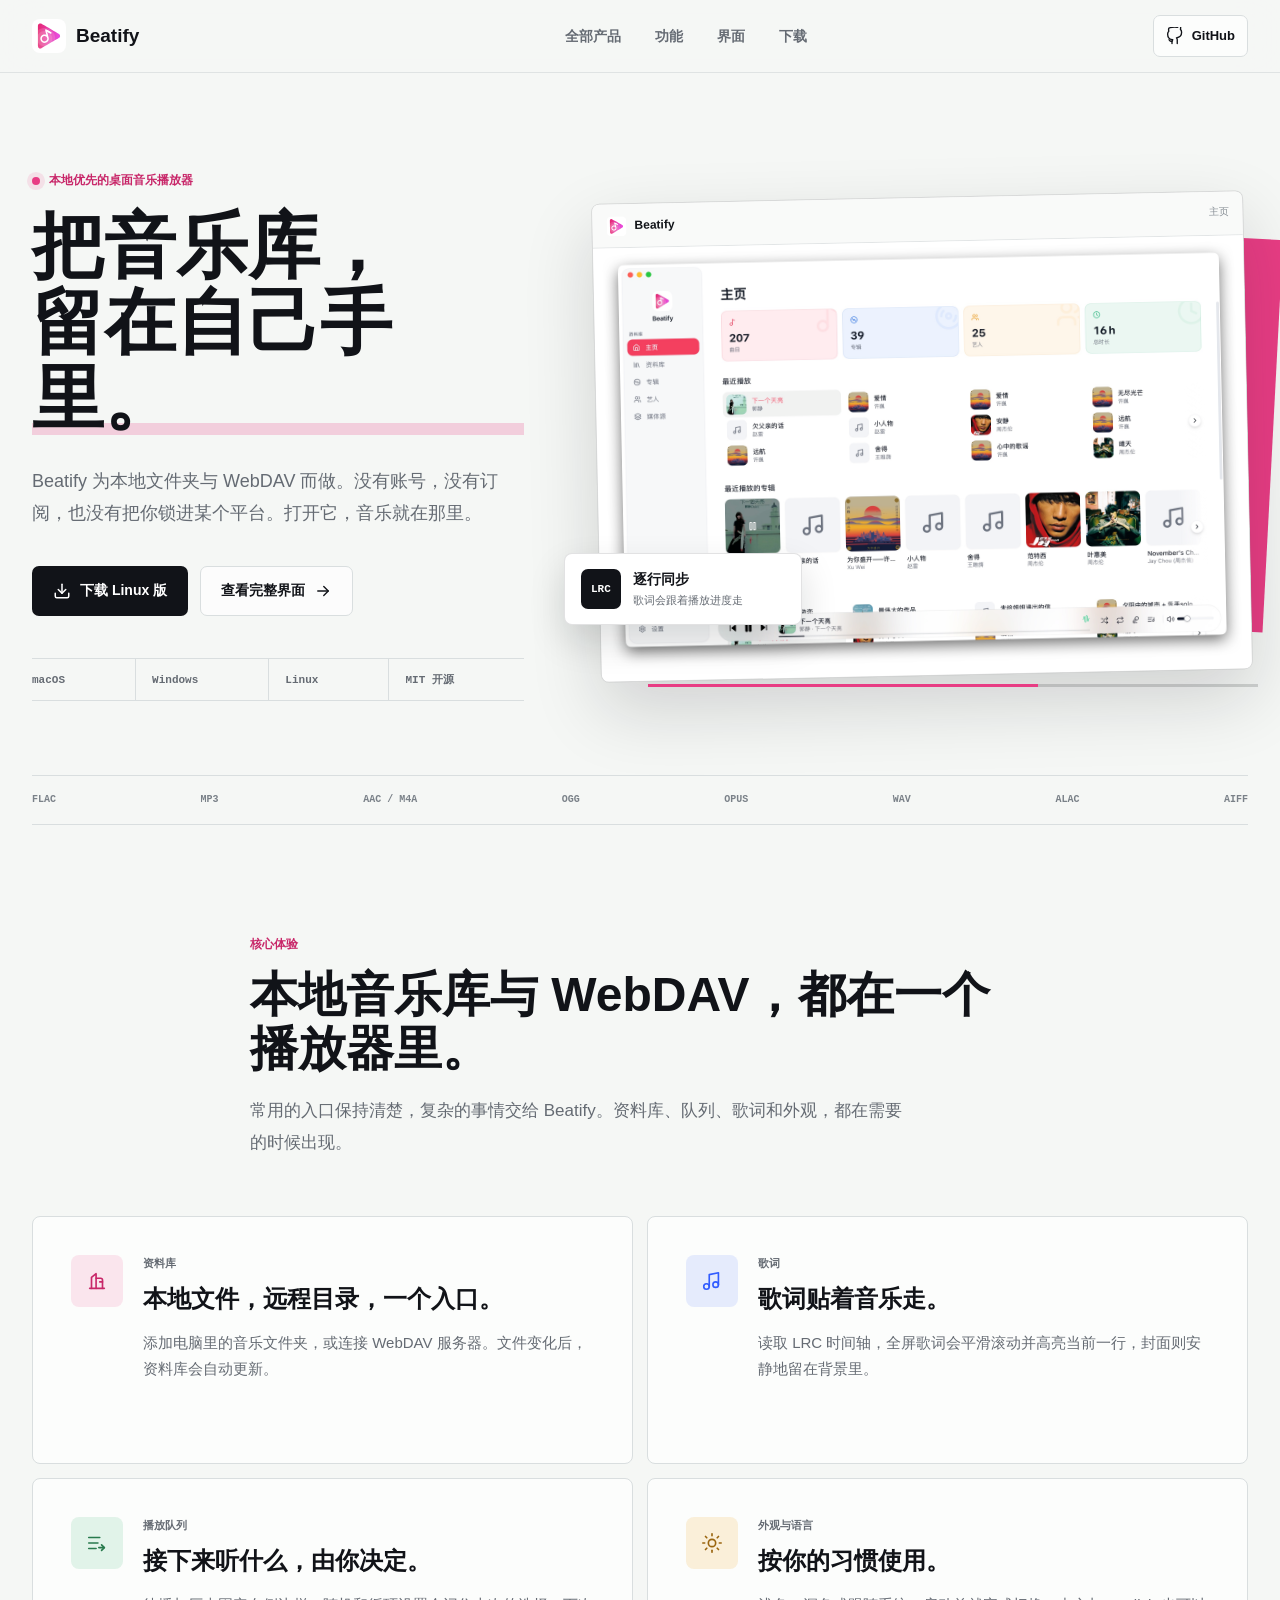
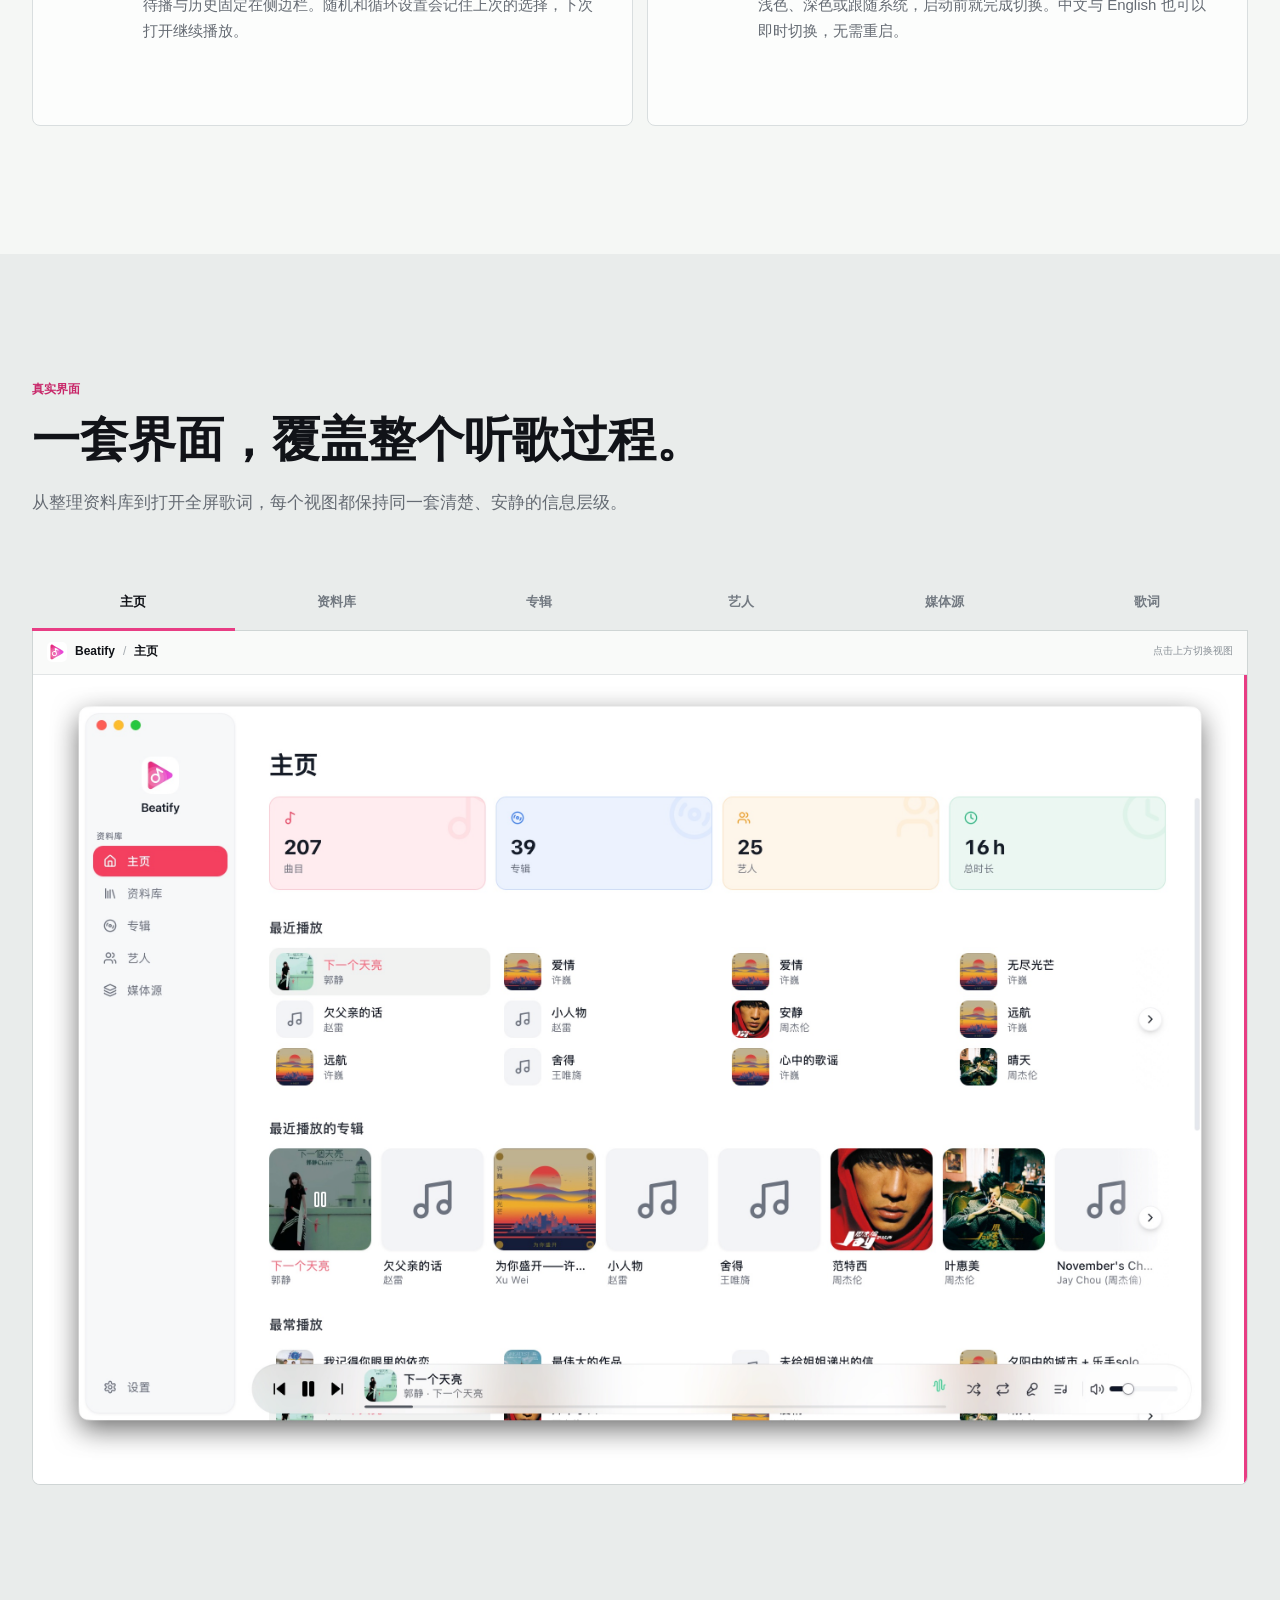
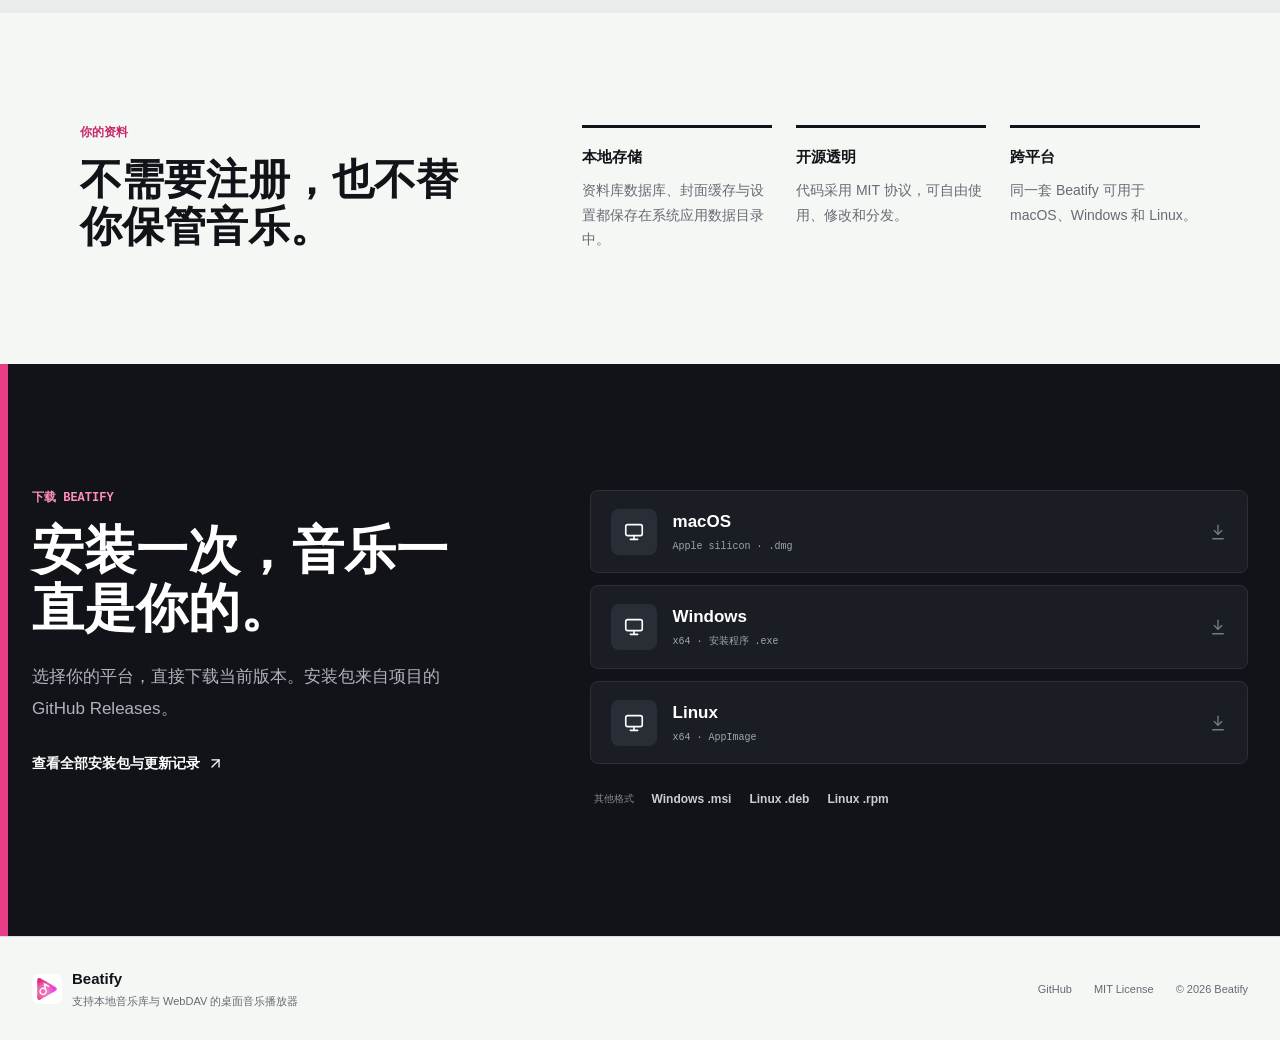
<file: products/beatify/index.html>
<!doctype html>
<html lang="zh-CN">
  <head>
    <meta charset="UTF-8">
    <meta name="viewport" content="width=device-width, initial-scale=1.0">
    <meta name="description" content="Beatify 是一款开源、免费的桌面音乐播放器，支持本地音乐库、WebDAV、FLAC、MP3、同步歌词，并提供 macOS、Windows 与 Linux 下载。">
    <meta name="author" content="Eric54920">
    <meta name="application-name" content="Beatify">
    <meta name="color-scheme" content="light">
    <meta name="robots" content="index, follow, max-image-preview:large, max-snippet:-1, max-video-preview:-1">
    <meta name="format-detection" content="telephone=no">
    <meta name="theme-color" content="#f5f7f5">
    <meta name="apple-mobile-web-app-capable" content="yes">
    <meta name="apple-mobile-web-app-title" content="Beatify">

    <link rel="canonical" href="./">
    <link rel="manifest" href="../../site.webmanifest">
    <link rel="preload" as="image" href="../../docs/screenshots/home.jpg" type="image/jpeg" fetchpriority="high">
    <link rel="icon" type="image/svg+xml" href="../../assets/icons/beatify-icon.svg">
    <link rel="stylesheet" href="../../styles/global.css?v=8">
    <link rel="stylesheet" href="../../styles/product.css?v=1">

    <meta property="og:type" content="website">
    <meta property="og:site_name" content="Beatify">
    <meta property="og:locale" content="zh_CN">
    <meta property="og:title" content="Beatify｜本地与 WebDAV 桌面音乐播放器">
    <meta property="og:description" content="开源、免费的桌面音乐播放器，支持本地音乐库、WebDAV、多格式音频、逐行歌词与三平台下载。">
    <meta property="og:image" content="https://raw.githubusercontent.com/Eric54920/Beatify/main/docs/screenshots/home.jpg">
    <meta property="og:image:width" content="2864">
    <meta property="og:image:height" content="1904">
    <meta property="og:image:alt" content="Beatify 桌面音乐播放器主页界面">

    <meta name="twitter:card" content="summary_large_image">
    <meta name="twitter:title" content="Beatify｜本地与 WebDAV 桌面音乐播放器">
    <meta name="twitter:description" content="开源、免费的桌面音乐播放器，支持本地音乐库、WebDAV、多格式音频、逐行歌词与三平台下载。">
    <meta name="twitter:image" content="https://raw.githubusercontent.com/Eric54920/Beatify/main/docs/screenshots/home.jpg">

    <title>Beatify｜本地与 WebDAV 桌面音乐播放器</title>

    <script type="application/ld+json">
      {
        "@context": "https://schema.org",
        "@type": "SoftwareApplication",
        "name": "Beatify",
        "alternateName": "Beatify 桌面音乐播放器",
        "applicationCategory": "MultimediaApplication",
        "applicationSubCategory": "音乐播放器",
        "operatingSystem": "macOS, Windows, Linux",
        "softwareVersion": "0.1.8",
        "description": "Beatify 是一款开源、免费的桌面音乐播放器，支持本地音乐库、WebDAV、多格式音频和逐行同步歌词。",
        "isAccessibleForFree": true,
        "license": "https://github.com/Eric54920/Beatify/blob/main/LICENSE",
        "codeRepository": "https://github.com/Eric54920/Beatify",
        "sameAs": "https://github.com/Eric54920/Beatify",
        "downloadUrl": "https://github.com/Eric54920/Beatify/releases/tag/v0.1.8",
        "image": "https://raw.githubusercontent.com/Eric54920/Beatify/main/docs/screenshots/home.jpg",
        "offers": {
          "@type": "Offer",
          "price": "0",
          "priceCurrency": "USD"
        },
        "featureList": [
          "本地音乐资料库",
          "WebDAV 远程媒体源",
          "FLAC、MP3、AAC、OGG、Opus、WAV、ALAC 和 AIFF 音频格式",
          "LRC 逐行同步歌词",
          "播放队列与播放历史",
          "浅色、深色和跟随系统主题"
        ]
      }
    </script>
    <script src="../../scripts/site.js?v=7" defer></script>
  </head>
  <body>
    <a class="skip-link" href="#main">跳到主要内容</a>

    <header class="site-header" id="site-header">
      <div class="header-inner">
        <a class="brand" href="../../index.html" aria-label="返回 Eric54920 产品首页">
          <img src="../../assets/icons/beatify-icon.svg" alt="" width="34" height="34">
          <span>Beatify</span>
        </a>

        <nav class="desktop-nav" aria-label="主导航">
          <a href="../../index.html#beatify">全部产品</a>
          <a href="#features">功能</a>
          <a href="#screens">界面</a>
          <a href="#download">下载</a>
        </nav>

        <div class="header-actions">
          <a class="github-link" href="https://github.com/Eric54920/Beatify" target="_blank" rel="noreferrer">
            <svg aria-hidden="true" viewBox="0 0 24 24" width="18" height="18" fill="none" stroke="currentColor" stroke-width="1.8" stroke-linecap="round" stroke-linejoin="round">
              <path d="M15 22v-4a4.8 4.8 0 0 0-1-3.5c3.3-.4 6.8-1.6 6.8-7.4a5.8 5.8 0 0 0-1.6-4.1 5.4 5.4 0 0 0-.1-4.1s-1.3-.4-4.1 1.6a13.4 13.4 0 0 0-7 0C5.2 1 3.9 1.4 3.9 1.4a5.4 5.4 0 0 0-.1 4.1A5.8 5.8 0 0 0 2.2 9.6c0 5.7 3.5 7 6.8 7.4A4.8 4.8 0 0 0 8 20.5V22"></path>
              <path d="M8 19c-3 .9-3-1.5-4-2"></path>
            </svg>
            <span>GitHub</span>
          </a>
          <button class="menu-toggle" type="button" aria-expanded="false" aria-controls="mobile-nav" aria-label="打开导航">
            <span></span>
            <span></span>
          </button>
        </div>
      </div>

      <nav class="mobile-nav" id="mobile-nav" aria-label="移动端导航">
        <a href="../../index.html#beatify">全部产品</a>
        <a href="#features">功能</a>
        <a href="#screens">界面</a>
        <a href="#download">下载</a>
        <a href="https://github.com/Eric54920/Beatify" target="_blank" rel="noreferrer">GitHub</a>
      </nav>
    </header>

    <main id="main">
      <section class="hero" id="top">
        <div class="hero-inner">
          <div class="hero-copy">
            <p class="eyebrow">
              <span class="eyebrow-mark" aria-hidden="true"></span>
              本地优先的桌面音乐播放器
            </p>
            <h1>把音乐库，<span>留在自己手里。</span></h1>
            <p class="hero-description">Beatify 为本地文件夹与 WebDAV 而做。没有账号，没有订阅，也没有把你锁进某个平台。打开它，音乐就在那里。</p>

            <div class="hero-actions">
              <a class="button button-primary js-hero-download" href="https://github.com/Eric54920/Beatify/releases/download/v0.1.8/Beatify_0.1.8_aarch64.dmg">
                <svg aria-hidden="true" viewBox="0 0 24 24" width="18" height="18" fill="none" stroke="currentColor" stroke-width="2" stroke-linecap="round" stroke-linejoin="round">
                  <path d="M21 15v4a2 2 0 0 1-2 2H5a2 2 0 0 1-2-2v-4"></path>
                  <path d="m7 10 5 5 5-5"></path>
                  <path d="M12 15V3"></path>
                </svg>
                <span>下载 Beatify</span>
              </a>
              <a class="button button-secondary" href="#screens">
                查看完整界面
                <svg aria-hidden="true" viewBox="0 0 24 24" width="18" height="18" fill="none" stroke="currentColor" stroke-width="1.8" stroke-linecap="round" stroke-linejoin="round">
                  <path d="M5 12h14"></path>
                  <path d="m13 6 6 6-6 6"></path>
                </svg>
              </a>
            </div>

            <div class="hero-meta" aria-label="产品信息">
              <span>macOS</span>
              <span>Windows</span>
              <span>Linux</span>
              <span>MIT 开源</span>
            </div>
          </div>

          <div class="hero-visual" aria-label="Beatify 主页界面预览">
            <div class="hero-accent" aria-hidden="true"></div>
            <figure class="hero-window">
              <div class="window-bar">
                <div class="window-title">
                  <img src="../../assets/icons/beatify-icon.svg" alt="" width="20" height="20">
                  <span>Beatify</span>
                </div>
                <span class="window-status">主页</span>
              </div>
              <img src="../../docs/screenshots/home.jpg" alt="Beatify 本地音乐播放器主页，展示资料库统计、最近播放和每日推荐" width="2864" height="1904" fetchpriority="high" decoding="async">
            </figure>
            <div class="lyric-float">
              <span class="lyric-label">LRC</span>
              <div>
                <strong>逐行同步</strong>
                <small>歌词会跟着播放进度走</small>
              </div>
            </div>
            <div class="hero-timeline" aria-hidden="true">
              <span></span>
            </div>
          </div>
        </div>

        <div class="format-rail" aria-label="支持的音频格式">
          <span>FLAC</span>
          <span>MP3</span>
          <span>AAC / M4A</span>
          <span>OGG</span>
          <span>OPUS</span>
          <span>WAV</span>
          <span>ALAC</span>
          <span>AIFF</span>
        </div>
      </section>

      <section class="section features" id="features">
        <div class="section-heading">
          <p class="section-kicker">核心体验</p>
          <h2>本地音乐库与 WebDAV，都在一个播放器里。</h2>
          <p>常用的入口保持清楚，复杂的事情交给 Beatify。资料库、队列、歌词和外观，都在需要的时候出现。</p>
        </div>

        <div class="feature-grid">
          <article class="feature-card">
            <div class="feature-icon feature-icon-pink">
              <svg aria-hidden="true" viewBox="0 0 24 24" width="22" height="22" fill="none" stroke="currentColor" stroke-width="1.8" stroke-linecap="round" stroke-linejoin="round">
                <path d="M4 20h16"></path>
                <path d="M6 20V8l5-4v16"></path>
                <path d="M11 9h5a2 2 0 0 1 2 2v9"></path>
                <path d="M15 13h3"></path>
              </svg>
            </div>
            <div>
              <p class="feature-label">资料库</p>
              <h3>本地文件，远程目录，一个入口。</h3>
              <p>添加电脑里的音乐文件夹，或连接 WebDAV 服务器。文件变化后，资料库会自动更新。</p>
            </div>
          </article>

          <article class="feature-card">
            <div class="feature-icon feature-icon-blue">
              <svg aria-hidden="true" viewBox="0 0 24 24" width="22" height="22" fill="none" stroke="currentColor" stroke-width="1.8" stroke-linecap="round" stroke-linejoin="round">
                <path d="M9 18V5l10-2v13"></path>
                <circle cx="6" cy="18" r="3"></circle>
                <circle cx="16" cy="16" r="3"></circle>
              </svg>
            </div>
            <div>
              <p class="feature-label">歌词</p>
              <h3>歌词贴着音乐走。</h3>
              <p>读取 LRC 时间轴，全屏歌词会平滑滚动并高亮当前一行，封面则安静地留在背景里。</p>
            </div>
          </article>

          <article class="feature-card">
            <div class="feature-icon feature-icon-mint">
              <svg aria-hidden="true" viewBox="0 0 24 24" width="22" height="22" fill="none" stroke="currentColor" stroke-width="1.8" stroke-linecap="round" stroke-linejoin="round">
                <path d="M3 6h12"></path>
                <path d="M3 12h10"></path>
                <path d="M3 18h8"></path>
                <path d="m17 14 3 3-3 3"></path>
                <path d="M20 17h-6"></path>
              </svg>
            </div>
            <div>
              <p class="feature-label">播放队列</p>
              <h3>接下来听什么，由你决定。</h3>
              <p>待播与历史固定在侧边栏。随机和循环设置会记住上次的选择，下次打开继续播放。</p>
            </div>
          </article>

          <article class="feature-card">
            <div class="feature-icon feature-icon-amber">
              <svg aria-hidden="true" viewBox="0 0 24 24" width="22" height="22" fill="none" stroke="currentColor" stroke-width="1.8" stroke-linecap="round" stroke-linejoin="round">
                <circle cx="12" cy="12" r="4"></circle>
                <path d="M12 2v2"></path>
                <path d="M12 20v2"></path>
                <path d="m4.9 4.9 1.4 1.4"></path>
                <path d="m17.7 17.7 1.4 1.4"></path>
                <path d="M2 12h2"></path>
                <path d="M20 12h2"></path>
                <path d="m4.9 19.1 1.4-1.4"></path>
                <path d="m17.7 6.3 1.4-1.4"></path>
              </svg>
            </div>
            <div>
              <p class="feature-label">外观与语言</p>
              <h3>按你的习惯使用。</h3>
              <p>浅色、深色或跟随系统，启动前就完成切换。中文与 English 也可以即时切换，无需重启。</p>
            </div>
          </article>
        </div>
      </section>

      <section class="section screens" id="screens">
        <div class="section-heading screens-heading">
          <p class="section-kicker">真实界面</p>
          <h2>一套界面，覆盖整个听歌过程。</h2>
          <p>从整理资料库到打开全屏歌词，每个视图都保持同一套清楚、安静的信息层级。</p>
        </div>

        <div class="screen-tabs" role="tablist" aria-label="Beatify 界面预览">
          <button class="screen-tab is-active" type="button" role="tab" aria-selected="true" aria-controls="screen-panel" data-image="../../docs/screenshots/home.jpg" data-title="主页" data-alt="Beatify 主页，展示资料库统计、最近播放和每日推荐">主页</button>
          <button class="screen-tab" type="button" role="tab" aria-selected="false" aria-controls="screen-panel" data-image="../../docs/screenshots/library.jpg" data-title="资料库" data-alt="Beatify 资料库，以可排序表格展示曲目">资料库</button>
          <button class="screen-tab" type="button" role="tab" aria-selected="false" aria-controls="screen-panel" data-image="../../docs/screenshots/album.jpg" data-title="专辑" data-alt="Beatify 专辑页，以网格和曲目列表展示专辑">专辑</button>
          <button class="screen-tab" type="button" role="tab" aria-selected="false" aria-controls="screen-panel" data-image="../../docs/screenshots/artist.jpg" data-title="艺人" data-alt="Beatify 艺人页，展示艺人列表和详情">艺人</button>
          <button class="screen-tab" type="button" role="tab" aria-selected="false" aria-controls="screen-panel" data-image="../../docs/screenshots/resource.jpg" data-title="媒体源" data-alt="Beatify 媒体源管理，支持本地文件夹和 WebDAV">媒体源</button>
          <button class="screen-tab" type="button" role="tab" aria-selected="false" aria-controls="screen-panel" data-image="../../docs/screenshots/lyrics.jpg" data-title="歌词" data-alt="Beatify 全屏同步歌词">歌词</button>
          <span class="tab-indicator" aria-hidden="true"></span>
        </div>

        <div class="screen-stage" id="screen-panel" role="tabpanel" tabindex="0">
          <div class="screen-toolbar">
            <div class="window-title">
              <img src="../../assets/icons/beatify-icon.svg" alt="" width="20" height="20">
              <span>Beatify</span>
              <span class="window-separator">/</span>
              <strong id="screen-title">主页</strong>
            </div>
            <span class="screen-hint">点击上方切换视图</span>
          </div>
          <div class="screen-image-wrap">
            <img id="screen-image" src="../../docs/screenshots/home.jpg" alt="Beatify 主页，展示资料库统计、最近播放和每日推荐" width="2864" height="1904" loading="lazy" decoding="async">
          </div>
        </div>
      </section>

      <section class="section trust">
        <div class="trust-inner">
          <div class="trust-copy">
            <p class="section-kicker">你的资料</p>
            <h2>不需要注册，也不替你保管音乐。</h2>
          </div>
          <div class="trust-points">
            <p><strong>本地存储</strong>资料库数据库、封面缓存与设置都保存在系统应用数据目录中。</p>
            <p><strong>开源透明</strong>代码采用 MIT 协议，可自由使用、修改和分发。</p>
            <p><strong>跨平台</strong>同一套 Beatify 可用于 macOS、Windows 和 Linux。</p>
          </div>
        </div>
      </section>

      <section class="download" id="download">
        <div class="download-inner">
          <div class="download-copy">
            <p class="section-kicker section-kicker-light">下载 Beatify</p>
            <h2>安装一次，音乐一直是你的。</h2>
            <p>选择你的平台，直接下载当前版本。安装包来自项目的 GitHub Releases。</p>
            <a class="text-link-light" href="https://github.com/Eric54920/Beatify/releases/tag/v0.1.8" target="_blank" rel="noreferrer">
              查看全部安装包与更新记录
              <svg aria-hidden="true" viewBox="0 0 24 24" width="17" height="17" fill="none" stroke="currentColor" stroke-width="1.8" stroke-linecap="round" stroke-linejoin="round">
                <path d="M7 17 17 7"></path>
                <path d="M7 7h10v10"></path>
              </svg>
            </a>
          </div>

          <div class="download-options">
            <a class="platform-download" href="https://github.com/Eric54920/Beatify/releases/download/v0.1.8/Beatify_0.1.8_aarch64.dmg">
              <span class="platform-icon">
                <svg aria-hidden="true" viewBox="0 0 24 24" width="22" height="22" fill="none" stroke="currentColor" stroke-width="1.8" stroke-linecap="round" stroke-linejoin="round">
                  <rect x="3" y="4" width="18" height="12" rx="2"></rect>
                  <path d="M8 20h8"></path>
                  <path d="M12 16v4"></path>
                </svg>
              </span>
              <span class="platform-copy">
                <strong>macOS</strong>
                <small>Apple silicon · .dmg</small>
              </span>
              <svg class="download-arrow" aria-hidden="true" viewBox="0 0 24 24" width="18" height="18" fill="none" stroke="currentColor" stroke-width="1.8" stroke-linecap="round" stroke-linejoin="round">
                <path d="M12 3v12"></path>
                <path d="m7 10 5 5 5-5"></path>
                <path d="M5 21h14"></path>
              </svg>
            </a>

            <a class="platform-download" href="https://github.com/Eric54920/Beatify/releases/download/v0.1.8/Beatify_0.1.8_x64-setup.exe">
              <span class="platform-icon">
                <svg aria-hidden="true" viewBox="0 0 24 24" width="22" height="22" fill="none" stroke="currentColor" stroke-width="1.8" stroke-linecap="round" stroke-linejoin="round">
                  <rect x="3" y="4" width="18" height="12" rx="2"></rect>
                  <path d="M8 20h8"></path>
                  <path d="M12 16v4"></path>
                </svg>
              </span>
              <span class="platform-copy">
                <strong>Windows</strong>
                <small>x64 · 安装程序 .exe</small>
              </span>
              <svg class="download-arrow" aria-hidden="true" viewBox="0 0 24 24" width="18" height="18" fill="none" stroke="currentColor" stroke-width="1.8" stroke-linecap="round" stroke-linejoin="round">
                <path d="M12 3v12"></path>
                <path d="m7 10 5 5 5-5"></path>
                <path d="M5 21h14"></path>
              </svg>
            </a>

            <a class="platform-download" href="https://github.com/Eric54920/Beatify/releases/download/v0.1.8/Beatify_0.1.8_amd64.AppImage">
              <span class="platform-icon">
                <svg aria-hidden="true" viewBox="0 0 24 24" width="22" height="22" fill="none" stroke="currentColor" stroke-width="1.8" stroke-linecap="round" stroke-linejoin="round">
                  <rect x="3" y="4" width="18" height="12" rx="2"></rect>
                  <path d="M8 20h8"></path>
                  <path d="M12 16v4"></path>
                </svg>
              </span>
              <span class="platform-copy">
                <strong>Linux</strong>
                <small>x64 · AppImage</small>
              </span>
              <svg class="download-arrow" aria-hidden="true" viewBox="0 0 24 24" width="18" height="18" fill="none" stroke="currentColor" stroke-width="1.8" stroke-linecap="round" stroke-linejoin="round">
                <path d="M12 3v12"></path>
                <path d="m7 10 5 5 5-5"></path>
                <path d="M5 21h14"></path>
              </svg>
            </a>

            <div class="alternate-downloads">
              <span>其他格式</span>
              <a href="https://github.com/Eric54920/Beatify/releases/download/v0.1.8/Beatify_0.1.8_x64_en-US.msi">Windows .msi</a>
              <a href="https://github.com/Eric54920/Beatify/releases/download/v0.1.8/Beatify_0.1.8_amd64.deb">Linux .deb</a>
              <a href="https://github.com/Eric54920/Beatify/releases/download/v0.1.8/Beatify-0.1.8-1.x86_64.rpm">Linux .rpm</a>
            </div>
          </div>
        </div>
      </section>
    </main>

    <footer class="site-footer">
      <div class="footer-inner">
        <div class="footer-brand">
          <img src="../../assets/icons/beatify-icon.svg" alt="" width="30" height="30">
          <div>
            <strong>Beatify</strong>
            <span>支持本地音乐库与 WebDAV 的桌面音乐播放器</span>
          </div>
        </div>
        <div class="footer-links">
          <a href="https://github.com/Eric54920/Beatify" target="_blank" rel="noreferrer">GitHub</a>
          <a href="https://github.com/Eric54920/Beatify/blob/main/LICENSE" target="_blank" rel="noreferrer">MIT License</a>
          <span>© <span id="current-year">2026</span> Beatify</span>
        </div>
      </div>
    </footer>
  </body>
</html>
</file>
<file: styles/global.css>
:root {
  --ink: #111318;
  --ink-soft: #1a1d23;
  --paper: #f5f7f5;
  --surface: #ffffff;
  --surface-muted: #e9eceb;
  --text-muted: #656b73;
  --line: #d9dedf;
  --line-dark: #2b2f37;
  --brand: #e83d84;
  --brand-dark: #c82769;
  --blue: #315cff;
  --mint: #a8dfc1;
  --amber: #efb24d;
  --display: "Avenir Next", "SF Pro Display", "PingFang SC", "Microsoft YaHei", sans-serif;
  --body: "Avenir Next", "PingFang SC", "Hiragino Sans GB", "Microsoft YaHei", sans-serif;
  --mono: "SFMono-Regular", "Cascadia Code", "Roboto Mono", monospace;
  --shadow: 0 28px 70px rgba(17, 19, 24, 0.16);
}

* {
  box-sizing: border-box;
}

html {
  scroll-behavior: smooth;
}

body {
  margin: 0;
  background: var(--paper);
  color: var(--ink);
  font-family: var(--body);
  font-size: 16px;
  line-height: 1.65;
  -webkit-font-smoothing: antialiased;
  text-rendering: optimizeLegibility;
}

body.menu-open {
  overflow: hidden;
}

img,
svg {
  display: block;
}

img {
  max-width: 100%;
}

a {
  color: inherit;
  text-decoration: none;
}

button,
a {
  -webkit-tap-highlight-color: transparent;
}

button {
  font: inherit;
}

:focus-visible {
  outline: 3px solid rgba(49, 92, 255, 0.48);
  outline-offset: 3px;
}

.skip-link {
  position: fixed;
  top: 12px;
  left: 12px;
  z-index: 100;
  padding: 10px 14px;
  border-radius: 6px;
  background: var(--ink);
  color: #ffffff;
  transform: translateY(-160%);
  transition: transform 160ms ease;
}

.skip-link:focus {
  transform: translateY(0);
}

.site-header {
  position: sticky;
  top: 0;
  z-index: 50;
  border-bottom: 1px solid rgba(217, 222, 223, 0.82);
  background: rgba(245, 247, 245, 0.9);
  backdrop-filter: blur(18px);
  -webkit-backdrop-filter: blur(18px);
  transition: box-shadow 180ms ease;
}

.site-header.is-scrolled {
  box-shadow: 0 10px 30px rgba(17, 19, 24, 0.07);
}

.header-inner {
  display: flex;
  align-items: center;
  justify-content: space-between;
  width: min(100% - 64px, 1240px);
  min-height: 72px;
  margin: 0 auto;
}

.brand {
  display: inline-flex;
  align-items: center;
  gap: 10px;
  font-family: var(--display);
  font-size: 19px;
  font-weight: 700;
}

.brand img {
  border-radius: 8px;
}

.desktop-nav {
  display: flex;
  align-items: center;
  gap: 34px;
  margin-left: 80px;
  color: var(--text-muted);
  font-size: 14px;
  font-weight: 600;
}

.desktop-nav a {
  position: relative;
  padding: 24px 0 22px;
}

.desktop-nav a::after {
  position: absolute;
  right: 0;
  bottom: 15px;
  left: 0;
  height: 2px;
  background: var(--brand);
  content: "";
  transform: scaleX(0);
  transform-origin: right;
  transition: transform 180ms ease;
}

.desktop-nav a:hover {
  color: var(--ink);
}

.desktop-nav a:hover::after {
  transform: scaleX(1);
  transform-origin: left;
}

.header-actions {
  display: flex;
  align-items: center;
  gap: 12px;
}

.github-link {
  display: inline-flex;
  align-items: center;
  gap: 8px;
  padding: 9px 12px;
  border: 1px solid var(--line);
  border-radius: 7px;
  background: rgba(255, 255, 255, 0.72);
  font-size: 13px;
  font-weight: 650;
  transition: border-color 160ms ease, background 160ms ease;
}

.github-link:hover {
  border-color: #aeb5b9;
  background: #ffffff;
}

.menu-toggle {
  display: none;
  width: 42px;
  height: 42px;
  padding: 0;
  border: 1px solid var(--line);
  border-radius: 7px;
  background: #ffffff;
  color: var(--ink);
  cursor: pointer;
}

.menu-toggle span {
  display: block;
  width: 16px;
  height: 1.5px;
  margin: 5px auto;
  background: currentColor;
  transition: transform 180ms ease;
}

.menu-toggle[aria-expanded="true"] span:first-child {
  transform: translateY(3.25px) rotate(45deg);
}

.menu-toggle[aria-expanded="true"] span:last-child {
  transform: translateY(-3.25px) rotate(-45deg);
}

.mobile-nav {
  display: none;
}

.eyebrow,
.section-kicker {
  display: flex;
  align-items: center;
  gap: 9px;
  margin: 0 0 18px;
  color: var(--brand-dark);
  font-family: var(--mono);
  font-size: 12px;
  font-weight: 700;
  line-height: 1.4;
  text-transform: uppercase;
}

.button {
  display: inline-flex;
  align-items: center;
  justify-content: center;
  gap: 9px;
  min-height: 50px;
  padding: 0 20px;
  border: 1px solid transparent;
  border-radius: 7px;
  font-size: 14px;
  font-weight: 700;
  transition: color 160ms ease, background 160ms ease, border-color 160ms ease, transform 160ms ease;
}

.button:hover {
  transform: translateY(-2px);
}

.button-primary {
  background: var(--ink);
  color: #ffffff;
}

.button-primary:hover {
  background: var(--brand);
}

.button-secondary {
  border-color: var(--line);
  background: rgba(255, 255, 255, 0.7);
}

.button-secondary:hover {
  border-color: #aeb5b9;
  background: #ffffff;
}

.text-link {
  display: inline-flex;
  align-items: center;
  gap: 7px;
  color: var(--ink);
  font-size: 14px;
  font-weight: 700;
}

.text-link:hover {
  color: var(--brand-dark);
}

.window-bar {
  display: flex;
  align-items: center;
  justify-content: space-between;
  min-height: 44px;
  padding: 0 14px;
  border-bottom: 1px solid #e2e5e6;
  background: #f9faf9;
}

.window-title {
  display: flex;
  align-items: center;
  gap: 8px;
  color: var(--ink);
  font-size: 12px;
  font-weight: 700;
}

.window-title img {
  border-radius: 5px;
}

.window-status {
  color: #888f96;
  font-family: var(--mono);
  font-size: 10px;
}

.section {
  padding: 128px 32px;
}

.section-kicker {
  margin-bottom: 14px;
}

.site-footer {
  padding: 30px 32px;
  border-top: 1px solid var(--line);
  background: var(--paper);
}

.footer-inner {
  display: flex;
  align-items: center;
  justify-content: space-between;
  gap: 24px;
  width: min(100%, 1240px);
  margin: 0 auto;
}

.footer-brand {
  display: flex;
  align-items: center;
  gap: 10px;
}

.footer-brand img {
  border-radius: 7px;
}

.footer-brand strong,
.footer-brand span {
  display: block;
}

.footer-brand strong {
  font-family: var(--display);
  font-size: 15px;
}

.footer-brand span,
.footer-links {
  color: var(--text-muted);
  font-size: 11px;
}

.footer-links {
  display: flex;
  flex-wrap: wrap;
  align-items: center;
  justify-content: flex-end;
  gap: 22px;
}

.footer-links a:hover {
  color: var(--ink);
}

@media (max-width: 920px) {
  .desktop-nav {
    display: none;
  }

  .menu-toggle {
    display: block;
  }

  .mobile-nav {
    display: block;
    max-height: 0;
    overflow: hidden;
    width: min(100% - 40px, 1240px);
    margin: 0 auto;
    opacity: 0;
    pointer-events: none;
    visibility: hidden;
    transition: max-height 220ms ease, opacity 180ms ease;
  }

  .mobile-nav.is-open {
    max-height: 280px;
    padding-bottom: 18px;
    opacity: 1;
    pointer-events: auto;
    visibility: visible;
  }

  .mobile-nav a {
    padding: 12px 2px;
    border-top: 1px solid var(--line);
    font-size: 14px;
    font-weight: 650;
  }
}

@media (max-width: 720px) {
  .header-inner {
    width: min(100% - 40px, 1240px);
  }

  .github-link span {
    display: none;
  }

  .github-link {
    padding: 10px;
  }

  .section {
    padding: 88px 20px;
  }

  .site-footer {
    padding: 28px 20px;
  }

  .footer-inner {
    align-items: flex-start;
    flex-direction: column;
  }

  .footer-links {
    justify-content: flex-start;
  }
}

@media (prefers-reduced-motion: reduce) {
  html {
    scroll-behavior: auto;
  }

  *,
  *::before,
  *::after {
    animation-duration: 0.01ms !important;
    animation-iteration-count: 1 !important;
    transition-duration: 0.01ms !important;
  }
}
</file>
<file: styles/home.css>
.personal-brand img {
  border-radius: 8px;
}

.atelier-hero {
  overflow: hidden;
  padding: 30px 0 0;
  background: #eef0ed;
}

.atelier-hero-inner {
  display: grid;
  grid-template-columns: minmax(0, 0.9fr) minmax(500px, 1.1fr);
  align-items: center;
  gap: 78px;
  width: min(100% - 64px, 1240px);
  min-height: 670px;
  margin: 0 auto;
  padding: 68px 0 76px;
}

.atelier-copy {
  max-width: 570px;
}

.atelier-eyebrow {
  color: #66726d;
}

.atelier-eyebrow-mark {
  width: 8px;
  height: 8px;
  border-radius: 50%;
  background: #82948a;
}

.atelier-copy h1 {
  margin: 0;
  font-family: var(--display);
  font-size: 68px;
  font-weight: 720;
  line-height: 1.07;
}

.atelier-copy h1 span {
  display: block;
  color: #5f7067;
}

.atelier-description {
  max-width: 550px;
  margin: 28px 0 0;
  color: var(--text-muted);
  font-size: 18px;
  line-height: 1.85;
}

.atelier-actions {
  display: flex;
  flex-wrap: wrap;
  align-items: center;
  gap: 24px;
  margin-top: 36px;
}

.atelier-meta {
  display: flex;
  flex-wrap: wrap;
  gap: 0;
  margin-top: 43px;
  border-top: 1px solid #d1d6d3;
  border-bottom: 1px solid #d1d6d3;
  color: #747d78;
  font-family: var(--mono);
  font-size: 10px;
  font-weight: 700;
}

.atelier-meta span {
  flex: 1 1 auto;
  min-width: 86px;
  padding: 12px 14px 11px 0;
  border-right: 1px solid #d1d6d3;
}

.atelier-meta span + span {
  padding-left: 14px;
}

.atelier-meta span:last-child {
  border-right: 0;
}

.atelier-visual {
  min-width: 0;
}

.atelier-frame {
  overflow: hidden;
  margin: 0;
  border: 1px solid #c8cfcc;
  border-radius: 8px;
  background: #ffffff;
  box-shadow: 0 28px 64px rgba(29, 36, 33, 0.14);
}

.atelier-frame > img {
  width: 100%;
  height: auto;
  aspect-ratio: 3 / 2;
  object-fit: cover;
}

.atelier-frame figcaption {
  display: flex;
  align-items: center;
  justify-content: space-between;
  gap: 20px;
  padding: 15px 17px;
  border-top: 1px solid #e0e4e2;
  background: #f7f8f6;
}

.atelier-frame figcaption strong,
.atelier-frame figcaption small {
  display: block;
}

.atelier-frame figcaption strong {
  font-family: var(--display);
  font-size: 13px;
}

.atelier-frame figcaption small,
.frame-meta {
  color: #747d78;
  font-family: var(--mono);
  font-size: 9px;
  font-weight: 700;
}

.fragment-target {
  display: block;
  position: relative;
  top: -72px;
  visibility: hidden;
}

.atelier-beatify {
  background: #ffffff;
}

.atelier-section-heading,
.atelier-case {
  width: min(100%, 1120px);
  margin-right: auto;
  margin-left: auto;
}

.atelier-section-heading {
  display: grid;
  grid-template-columns: minmax(0, 0.72fr) minmax(0, 1.28fr);
  align-items: end;
  gap: 76px;
  margin-bottom: 62px;
}

.atelier-section-heading h2 {
  margin: 0;
  font-family: var(--display);
  font-size: 66px;
  font-weight: 740;
  line-height: 1;
}

.atelier-section-heading > p {
  max-width: 610px;
  margin: 0;
  color: var(--text-muted);
  font-size: 17px;
  line-height: 1.85;
}

.atelier-case {
  display: grid;
  grid-template-columns: minmax(0, 0.8fr) minmax(0, 1.2fr);
  align-items: center;
  gap: 82px;
  padding-top: 58px;
  border-top: 1px solid var(--line);
}

.case-index {
  color: #758079;
  font-family: var(--mono);
  font-size: 9px;
  font-weight: 700;
}

.atelier-case-copy h3 {
  max-width: 430px;
  margin: 18px 0 0;
  font-family: var(--display);
  font-size: 38px;
  font-weight: 720;
  line-height: 1.25;
}

.atelier-case-copy > p {
  max-width: 470px;
  margin: 20px 0 0;
  color: var(--text-muted);
  font-size: 15px;
  line-height: 1.8;
}

.atelier-feature-list {
  margin: 30px 0 0;
  padding: 0;
  list-style: none;
}

.atelier-feature-list li {
  position: relative;
  padding: 12px 0 12px 20px;
  border-top: 1px solid var(--line);
  color: #4f565e;
  font-size: 13px;
  line-height: 1.55;
}

.atelier-feature-list li::before {
  position: absolute;
  top: 19px;
  left: 0;
  width: 6px;
  height: 6px;
  border-radius: 50%;
  background: #82948a;
  content: "";
}

.atelier-case-actions {
  display: flex;
  flex-wrap: wrap;
  align-items: center;
  gap: 22px;
  margin-top: 30px;
}

.atelier-gallery {
  min-width: 0;
}

.atelier-shot {
  overflow: hidden;
  margin: 0;
  border: 1px solid #d4d9d7;
  border-radius: 8px;
  background: #ffffff;
  box-shadow: 0 20px 46px rgba(29, 36, 33, 0.11);
}

.atelier-shot img {
  width: 100%;
  height: auto;
  aspect-ratio: 3 / 2;
  object-fit: cover;
}

.atelier-shot-secondary {
  position: relative;
  z-index: 2;
  width: 74%;
  margin: -88px 0 0 auto;
}

.atelier-classflow {
  background: #edf3ef;
}

.atelier-classflow .case-index {
  color: #147a57;
}

.atelier-classflow .atelier-feature-list li::before {
  background: #147a57;
}

.atelier-classflow .atelier-shot img {
  aspect-ratio: auto;
  object-fit: contain;
}

.atelier-classflow .button-primary:hover {
  background: #147a57;
}

.atelier-approach {
  background: #e7eae7;
}

.approach-heading,
.approach-grid {
  width: min(100%, 1120px);
  margin-right: auto;
  margin-left: auto;
}

.approach-heading {
  display: grid;
  grid-template-columns: minmax(0, 0.9fr) minmax(0, 1.1fr);
  align-items: end;
  gap: 78px;
  margin-bottom: 58px;
}

.approach-heading h2 {
  max-width: 650px;
  margin: 0;
  font-family: var(--display);
  font-size: 43px;
  line-height: 1.15;
}

.approach-heading > p {
  max-width: 510px;
  margin: 0;
  color: var(--text-muted);
  font-size: 16px;
  line-height: 1.8;
}

.approach-grid {
  display: grid;
  grid-template-columns: repeat(3, minmax(0, 1fr));
  gap: 28px;
}

.approach-item {
  padding-top: 18px;
  border-top: 2px solid #2f3532;
}

.approach-item:nth-child(2) {
  border-color: #82948a;
}

.approach-item:nth-child(3) {
  border-color: #8d99a2;
}

.approach-item > span {
  color: #737c77;
  font-family: var(--mono);
  font-size: 9px;
  font-weight: 700;
}

.approach-item h3 {
  margin: 14px 0 0;
  font-family: var(--display);
  font-size: 22px;
  line-height: 1.35;
}

.approach-item p {
  margin: 12px 0 0;
  color: var(--text-muted);
  font-size: 14px;
  line-height: 1.75;
}

.atelier-cta {
  padding: 102px 32px;
  background: #1b1f1d;
  color: #ffffff;
}

.atelier-cta-inner {
  display: flex;
  align-items: flex-end;
  justify-content: space-between;
  gap: 60px;
  width: min(100%, 1120px);
  margin: 0 auto;
}

.atelier-cta .section-kicker {
  color: #aab5af;
}

.atelier-cta h2 {
  margin: 0;
  font-family: var(--display);
  font-size: 48px;
  line-height: 1.12;
}

.atelier-cta-actions {
  display: flex;
  flex: 0 0 auto;
  flex-wrap: wrap;
  align-items: center;
  gap: 24px;
}

.atelier-cta .text-link {
  color: #ffffff;
}

@media (max-width: 1080px) {
  .atelier-hero-inner {
    grid-template-columns: minmax(0, 0.92fr) minmax(420px, 1.08fr);
    gap: 50px;
  }

  .atelier-copy h1 {
    font-size: 58px;
  }

  .atelier-case {
    gap: 58px;
  }
}

@media (max-width: 920px) {
  .atelier-hero-inner {
    grid-template-columns: 1fr;
    gap: 72px;
    min-height: auto;
    padding-top: 58px;
    padding-bottom: 64px;
  }

  .atelier-copy {
    max-width: 700px;
  }

  .atelier-visual {
    width: min(100%, 760px);
    margin: 0 auto;
  }

  .atelier-section-heading,
  .approach-heading,
  .atelier-case {
    grid-template-columns: 1fr;
  }

  .atelier-section-heading,
  .approach-heading {
    gap: 24px;
  }

  .atelier-case {
    gap: 60px;
  }

  .atelier-case-copy {
    max-width: 650px;
  }

  .approach-grid {
    grid-template-columns: 1fr;
  }

  .atelier-cta-inner {
    align-items: flex-start;
    flex-direction: column;
  }
}

@media (max-width: 720px) {
  .atelier-hero-inner {
    width: min(100% - 40px, 1240px);
    padding-top: 54px;
  }

  .atelier-copy h1 {
    font-size: 47px;
  }

  .atelier-description {
    font-size: 17px;
  }

  .atelier-actions {
    align-items: stretch;
  }

  .atelier-actions .button {
    flex: 1 1 100%;
  }

  .atelier-section-heading h2 {
    font-size: 52px;
  }

  .atelier-section-heading > p,
  .approach-heading > p {
    font-size: 16px;
  }

  .atelier-case-copy h3 {
    font-size: 31px;
  }

  .atelier-shot-secondary {
    width: 86%;
    margin-top: -42px;
  }

  .approach-heading h2 {
    font-size: 37px;
  }

  .atelier-cta {
    padding: 88px 20px;
  }

  .atelier-cta h2 {
    font-size: 38px;
  }

  .atelier-cta-actions {
    width: 100%;
  }

  .atelier-cta-actions .button {
    flex: 1 1 100%;
  }
}

@media (max-width: 460px) {
  .atelier-copy h1 {
    font-size: 39px;
  }

  .atelier-meta span {
    flex-basis: 50%;
    min-width: 0;
    border-bottom: 1px solid #d1d6d3;
  }

  .atelier-meta span:nth-child(2) {
    border-right: 0;
  }

  .atelier-meta span:nth-child(n + 3) {
    border-bottom: 0;
  }

  .atelier-shot-secondary {
    width: 100%;
    margin-top: 14px;
  }
}
</file>
<file: styles/banwubu.css>
.bw-page {
  --bw-green: #147a57;
  --bw-green-dark: #0d5c41;
  --bw-green-deep: #102b20;
  --bw-green-soft: #e3efe8;
  --bw-ink: #16261f;
  --bw-ink-soft: #24382e;
  --bw-muted: #5f7068;
  --bw-paper: #f3f5ef;
  --bw-surface: #ffffff;
  --bw-line: #d7ded6;
  --bw-amber: #d99b26;
  --bw-coral: #e8795b;
  --bw-blue: #4a77d4;
  --bw-mint: #63b98c;
  --bw-purple: #8a72c8;
  overflow-x: clip;
  background: var(--bw-paper);
  color: var(--bw-ink);
}

.bw-page :focus-visible {
  outline-color: rgba(20, 122, 87, 0.45);
}

.bw-page ::selection {
  background: rgba(20, 122, 87, 0.18);
}

.bw-icon-sprite {
  position: absolute;
  width: 0;
  height: 0;
  overflow: hidden;
}

.bw-icon {
  width: 1em;
  height: 1em;
  flex: 0 0 auto;
  fill: none;
  stroke: currentColor;
  stroke-width: 1.8;
  stroke-linecap: round;
  stroke-linejoin: round;
}

.bw-hero[id],
.bw-showcase[id],
.bw-day[id],
.bw-features[id],
.bw-classroom[id],
.bw-boundaries[id],
.bw-pricing[id],
.bw-faq[id] {
  scroll-margin-top: 84px;
}

.bw-header {
  border-bottom-color: rgba(20, 122, 87, 0.14);
  background: rgba(243, 245, 239, 0.92);
}

.bw-brand img {
  border-radius: 8px;
  box-shadow: 0 5px 14px rgba(20, 122, 87, 0.18);
}

.bw-desktop-nav a::after {
  background: var(--bw-green);
}

.bw-desktop-nav a:hover {
  color: var(--bw-green-dark);
}

.bw-nav-cta {
  display: inline-flex;
  align-items: center;
  justify-content: center;
  min-height: 40px;
  padding: 0 16px;
  border-radius: 7px;
  background: var(--bw-green);
  color: #ffffff;
  font-size: 13px;
  font-weight: 700;
  white-space: nowrap;
  transition: background 160ms ease, transform 160ms ease;
}

.bw-nav-cta:hover {
  background: var(--bw-green-dark);
  transform: translateY(-1px);
}

.bw-mobile-nav a:hover {
  color: var(--bw-green);
}

.bw-menu-toggle {
  border-color: rgba(20, 122, 87, 0.24);
  color: var(--bw-green-dark);
}

.bw-page .bw-button-primary {
  background: var(--bw-green);
}

.bw-page .bw-button-primary:hover {
  background: var(--bw-green-dark);
}

.bw-page .bw-button-secondary {
  border-color: rgba(20, 122, 87, 0.24);
  background: rgba(255, 255, 255, 0.72);
  color: var(--bw-green-dark);
}

.bw-page .bw-button-secondary:hover {
  border-color: rgba(20, 122, 87, 0.48);
  background: #ffffff;
}

.bw-page .button .bw-icon {
  width: 17px;
  height: 17px;
}

.bw-hero {
  position: relative;
  overflow: hidden;
  border-bottom: 1px solid var(--bw-line);
  background: linear-gradient(180deg, #edf4ec 0%, var(--bw-paper) 78%);
}

.bw-hero-grid {
  position: absolute;
  inset: 0;
  background-image: linear-gradient(rgba(20, 122, 87, 0.07) 1px, transparent 1px), linear-gradient(90deg, rgba(20, 122, 87, 0.07) 1px, transparent 1px);
  background-size: 48px 48px;
  -webkit-mask-image: radial-gradient(circle at 72% 28%, #000000 0%, transparent 68%);
  mask-image: radial-gradient(circle at 72% 28%, #000000 0%, transparent 68%);
  pointer-events: none;
}

.bw-hero-inner {
  position: relative;
  display: grid;
  grid-template-columns: minmax(0, 0.94fr) minmax(500px, 1.06fr);
  align-items: center;
  gap: 62px;
  width: min(100% - 64px, 1240px);
  margin: 0 auto;
  padding: 74px 0 58px;
}

.bw-eyebrow {
  display: flex;
  align-items: center;
  gap: 9px;
  margin: 0 0 20px;
  color: var(--bw-green);
  font-family: var(--mono);
  font-size: 11px;
  font-weight: 700;
  text-transform: uppercase;
}

.bw-eyebrow-dot {
  width: 8px;
  height: 8px;
  flex: 0 0 auto;
  border-radius: 50%;
  background: var(--bw-green);
  box-shadow: 0 0 0 5px rgba(20, 122, 87, 0.12);
}

.bw-hero h1 {
  margin: 0;
}

.bw-hero-name {
  display: block;
  margin-bottom: 14px;
  color: var(--bw-green);
  font-family: var(--mono);
  font-size: 14px;
  font-weight: 700;
  letter-spacing: 0.18em;
}

.bw-hero-claim {
  display: block;
  max-width: 560px;
  font-family: var(--display);
  font-size: 56px;
  font-weight: 750;
  line-height: 1.1;
}

.bw-hero-description {
  max-width: 580px;
  margin: 26px 0 0;
  color: var(--bw-muted);
  font-size: 17px;
  line-height: 1.85;
}

.bw-hero-actions {
  display: flex;
  flex-wrap: wrap;
  align-items: center;
  gap: 14px;
  margin-top: 32px;
}

.bw-hero-site {
  margin: 16px 0 0;
  color: var(--bw-muted);
  font-size: 12px;
}

.bw-hero-site a {
  color: var(--bw-green);
  font-weight: 700;
  text-decoration: underline;
  text-decoration-color: rgba(20, 122, 87, 0.35);
  text-underline-offset: 3px;
}

.bw-hero-site a:hover {
  color: var(--bw-green-dark);
}

.bw-hero-facts {
  display: flex;
  flex-wrap: wrap;
  margin-top: 38px;
  border-top: 1px solid var(--bw-line);
  border-bottom: 1px solid var(--bw-line);
}

.bw-hero-facts span {
  flex: 1 1 auto;
  min-width: 118px;
  padding: 14px 16px 13px 0;
  color: var(--bw-muted);
  font-size: 11px;
}

.bw-hero-facts span + span {
  padding-left: 16px;
  border-left: 1px solid var(--bw-line);
}

.bw-hero-facts strong {
  display: block;
  margin-bottom: 2px;
  color: var(--bw-ink);
  font-family: var(--display);
  font-size: 17px;
  line-height: 1.2;
}

.bw-hero-visual {
  position: relative;
  min-width: 0;
}

.bw-app-window {
  overflow: hidden;
  border: 1px solid rgba(20, 122, 87, 0.18);
  border-radius: 8px;
  background: #ffffff;
  box-shadow: 0 30px 70px rgba(18, 60, 45, 0.16);
}

.bw-app-bar {
  display: flex;
  align-items: center;
  justify-content: space-between;
  gap: 16px;
  min-height: 44px;
  padding: 0 14px;
  border-bottom: 1px solid #e3e8e3;
  background: #f8faf7;
}

.bw-app-title {
  display: flex;
  align-items: center;
  gap: 8px;
  min-width: 0;
  font-size: 12px;
  font-weight: 700;
}

.bw-app-title img {
  border-radius: 5px;
}

.bw-app-separator {
  color: #a4afa9;
}

.bw-app-status {
  flex: 0 0 auto;
  padding: 4px 9px;
  border-radius: 999px;
  background: var(--bw-green-soft);
  color: var(--bw-green);
  font-size: 10px;
  font-weight: 700;
  white-space: nowrap;
}

.bw-screen-button {
  display: block;
  width: 100%;
  padding: 0;
  border: 0;
  background: none;
  cursor: zoom-in;
}

.bw-screen-button img {
  display: block;
  width: 100%;
  height: auto;
}

.bw-live-note {
  position: absolute;
  z-index: 2;
  display: flex;
  flex-direction: column;
  gap: 4px;
  padding: 12px 14px;
  border: 1px solid rgba(20, 122, 87, 0.16);
  border-radius: 8px;
  background: rgba(255, 255, 255, 0.96);
  box-shadow: 0 14px 34px rgba(18, 60, 45, 0.16);
  -webkit-backdrop-filter: blur(8px);
  backdrop-filter: blur(8px);
}

.bw-live-note-attendance {
  top: 34px;
  right: -18px;
  width: 134px;
}

.bw-note-label {
  color: var(--bw-muted);
  font-size: 10px;
  font-weight: 700;
}

.bw-live-note strong {
  font-family: var(--display);
  font-size: 18px;
  line-height: 1.2;
}

.bw-progress {
  display: block;
  height: 5px;
  overflow: hidden;
  border-radius: 999px;
  background: #e6ece7;
}

.bw-progress span {
  display: block;
  width: 100%;
  height: 100%;
  border-radius: inherit;
  background: var(--bw-green);
}

.bw-live-note-todo {
  bottom: 28px;
  left: -26px;
  flex-direction: row;
  align-items: center;
  gap: 8px;
  color: var(--bw-ink);
  font-size: 11px;
  font-weight: 650;
}

.bw-note-dot {
  width: 8px;
  height: 8px;
  flex: 0 0 auto;
  border-radius: 50%;
  background: var(--bw-coral);
  box-shadow: 0 0 0 4px rgba(232, 121, 91, 0.15);
}

.bw-dayline {
  position: relative;
  display: grid;
  grid-template-columns: 178px minmax(0, 1fr);
  align-items: stretch;
  width: min(100% - 64px, 1240px);
  margin: 0 auto;
  padding-bottom: 26px;
}

.bw-dayline-head {
  display: flex;
  flex-direction: column;
  justify-content: center;
  gap: 2px;
  padding-right: 20px;
  border-right: 1px solid var(--bw-line);
}

.bw-dayline-head span {
  color: var(--bw-muted);
  font-size: 11px;
}

.bw-dayline-head strong {
  font-family: var(--display);
  font-size: 15px;
}

.bw-dayline-track {
  display: flex;
  gap: 10px;
  overflow-x: auto;
  padding: 2px 0 8px 20px;
  scrollbar-width: thin;
  scrollbar-color: rgba(20, 122, 87, 0.35) transparent;
}

.bw-period {
  display: flex;
  flex: 0 0 auto;
  flex-direction: column;
  gap: 1px;
  min-width: 96px;
  padding: 10px 12px;
  border-left: 3px solid var(--bw-green);
  border-radius: 6px;
  background: #ffffff;
  box-shadow: 0 6px 18px rgba(18, 60, 45, 0.06);
}

.bw-period time {
  color: var(--bw-muted);
  font-family: var(--mono);
  font-size: 9px;
  font-weight: 700;
}

.bw-period strong {
  font-size: 13px;
  line-height: 1.35;
}

.bw-period small {
  color: var(--bw-muted);
  font-size: 10px;
}

.bw-period-blue {
  border-color: var(--bw-blue);
  background: #eef3fd;
}

.bw-period-coral {
  border-color: var(--bw-coral);
  background: #fdf0ec;
}

.bw-period-mint {
  border-color: var(--bw-mint);
  background: #ecf7f0;
}

.bw-period-amber {
  border-color: var(--bw-amber);
  background: #fdf5e4;
}

.bw-period-purple {
  border-color: var(--bw-purple);
  background: #f2effa;
}

.bw-period-green {
  border-color: var(--bw-green);
  background: #e9f4ee;
}

.bw-period-dark {
  border-color: #24332c;
  background: #eceeec;
}

.bw-section-shell {
  width: min(100% - 64px, 1160px);
  margin: 0 auto;
}

.bw-kicker {
  margin: 0 0 12px;
  color: var(--bw-green);
  font-family: var(--mono);
  font-size: 11px;
  font-weight: 700;
  text-transform: uppercase;
}

.bw-kicker-light {
  color: #8fd0b0;
}

.bw-showcase-head h2,
.bw-section-heading h2,
.bw-classroom-head h2,
.bw-pricing-head h2,
.bw-faq-intro h2,
.bw-final h2 {
  margin: 0;
  font-family: var(--display);
  font-weight: 740;
  line-height: 1.12;
}

.bw-showcase {
  padding: 110px 0;
  background: #132a21;
  color: #ffffff;
}

.bw-showcase-head {
  display: grid;
  grid-template-columns: minmax(0, 0.9fr) minmax(0, 1.1fr);
  align-items: end;
  gap: 64px;
  margin-bottom: 46px;
}

.bw-showcase-head h2 {
  max-width: 560px;
  font-size: 44px;
}

.bw-showcase-head > p {
  max-width: 520px;
  margin: 0;
  color: rgba(255, 255, 255, 0.68);
  font-size: 15px;
  line-height: 1.85;
}

.bw-screen-tabs {
  display: flex;
  gap: 8px;
  overflow-x: auto;
  margin-bottom: 18px;
  padding-bottom: 2px;
  scrollbar-width: thin;
  scrollbar-color: rgba(255, 255, 255, 0.25) transparent;
}

.bw-screen-tab {
  display: inline-flex;
  flex: 0 0 auto;
  align-items: center;
  gap: 9px;
  padding: 10px 16px;
  border: 1px solid rgba(255, 255, 255, 0.16);
  border-radius: 7px;
  background: transparent;
  color: rgba(255, 255, 255, 0.7);
  font-size: 13px;
  font-weight: 650;
  cursor: pointer;
  transition: color 160ms ease, background 160ms ease, border-color 160ms ease;
}

.bw-screen-tab span {
  color: #8fd0b0;
  font-family: var(--mono);
  font-size: 10px;
}

.bw-screen-tab:hover {
  border-color: rgba(255, 255, 255, 0.34);
  color: #ffffff;
}

.bw-screen-tab.is-active {
  border-color: #ffffff;
  background: #ffffff;
  color: var(--bw-ink);
}

.bw-screen-tab.is-active span {
  color: var(--bw-green);
}

.bw-showcase-stage {
  overflow: hidden;
  border: 1px solid rgba(255, 255, 255, 0.14);
  border-radius: 8px;
  background: #0d1d17;
  box-shadow: 0 30px 70px rgba(0, 0, 0, 0.3);
}

.bw-stage-toolbar {
  display: flex;
  align-items: center;
  justify-content: space-between;
  gap: 16px;
  min-height: 50px;
  padding: 0 16px;
  border-bottom: 1px solid rgba(255, 255, 255, 0.1);
  background: rgba(255, 255, 255, 0.04);
}

.bw-stage-title {
  display: flex;
  align-items: center;
  gap: 7px;
  min-width: 0;
  color: #ffffff;
  font-size: 12px;
}

.bw-stage-title strong {
  margin-left: 8px;
  overflow: hidden;
  text-overflow: ellipsis;
  white-space: nowrap;
}

.bw-stage-dot {
  width: 9px;
  height: 9px;
  flex: 0 0 auto;
  border-radius: 50%;
}

.bw-stage-dot-red {
  background: #e8795b;
}

.bw-stage-dot-yellow {
  background: #f2c14e;
}

.bw-stage-dot-green {
  background: #63b98c;
}

.bw-expand-button {
  display: inline-flex;
  flex: 0 0 auto;
  align-items: center;
  gap: 7px;
  padding: 7px 11px;
  border: 1px solid rgba(255, 255, 255, 0.18);
  border-radius: 6px;
  background: transparent;
  color: #ffffff;
  font-size: 11px;
  font-weight: 650;
  cursor: pointer;
  transition: background 160ms ease, border-color 160ms ease;
}

.bw-expand-button:hover {
  border-color: rgba(255, 255, 255, 0.36);
  background: rgba(255, 255, 255, 0.08);
}

.bw-screen-button-large img {
  max-height: 640px;
  object-fit: contain;
  background: #ffffff;
}

.bw-stage-caption {
  display: flex;
  align-items: center;
  justify-content: space-between;
  gap: 20px;
  padding: 14px 18px;
  border-top: 1px solid rgba(255, 255, 255, 0.1);
  color: rgba(255, 255, 255, 0.66);
  font-size: 12px;
}

.bw-stage-caption p {
  margin: 0;
}

.bw-day {
  padding: 120px 0;
  background: var(--bw-paper);
}

.bw-section-heading {
  display: grid;
  grid-template-columns: minmax(0, 0.9fr) minmax(0, 1.1fr);
  align-items: end;
  gap: 64px;
  margin-bottom: 52px;
}

.bw-section-heading h2 {
  font-size: 44px;
}

.bw-section-heading > p {
  max-width: 540px;
  margin: 0;
  color: var(--bw-muted);
  font-size: 15px;
  line-height: 1.85;
}

.bw-day-steps {
  display: grid;
  grid-template-columns: repeat(4, minmax(0, 1fr));
  border-top: 1px solid var(--bw-line);
}

.bw-day-steps article {
  padding: 26px 22px 26px 0;
  border-right: 1px solid var(--bw-line);
}

.bw-day-steps article + article {
  padding-left: 22px;
}

.bw-day-steps article:last-child {
  border-right: 0;
}

.bw-day-steps time {
  color: var(--bw-green);
  font-family: var(--mono);
  font-size: 11px;
  font-weight: 700;
}

.bw-day-step-title {
  display: flex;
  align-items: center;
  gap: 9px;
  margin-top: 14px;
}

.bw-step-mark {
  width: 9px;
  height: 9px;
  flex: 0 0 auto;
  border-radius: 50%;
  background: var(--bw-green);
}

.bw-step-mark-coral {
  background: var(--bw-coral);
}

.bw-step-mark-amber {
  background: var(--bw-amber);
}

.bw-step-mark-blue {
  background: var(--bw-blue);
}

.bw-step-mark-green {
  background: var(--bw-green);
}

.bw-day-steps h3 {
  margin: 0;
  font-family: var(--display);
  font-size: 20px;
  line-height: 1.3;
}

.bw-day-steps p {
  margin: 12px 0 0;
  color: var(--bw-muted);
  font-size: 13px;
  line-height: 1.75;
}

.bw-day-steps ul {
  margin: 16px 0 0;
  padding: 0;
  list-style: none;
}

.bw-day-steps li {
  position: relative;
  padding: 9px 0 9px 16px;
  border-top: 1px solid var(--bw-line);
  color: var(--bw-ink-soft);
  font-size: 12px;
  line-height: 1.6;
}

.bw-day-steps li::before {
  position: absolute;
  top: 15px;
  left: 0;
  width: 5px;
  height: 5px;
  border-radius: 50%;
  background: var(--bw-green);
  content: "";
}

.bw-features {
  padding: 120px 0;
  background: #ffffff;
}

.bw-section-heading-wide {
  margin-bottom: 44px;
}

.bw-ledger {
  border-top: 1px solid var(--bw-line);
}

.bw-ledger-row {
  display: grid;
  grid-template-columns: minmax(230px, 0.85fr) minmax(0, 1.6fr);
  gap: 56px;
  padding: 42px 0;
  border-bottom: 1px solid var(--bw-line);
}

.bw-ledger-row header {
  display: flex;
  align-items: flex-start;
  gap: 14px;
}

.bw-ledger-icon {
  display: flex;
  align-items: center;
  justify-content: center;
  width: 40px;
  height: 40px;
  flex: 0 0 auto;
  border-radius: 8px;
  background: var(--bw-green-soft);
  color: var(--bw-green);
}

.bw-ledger-icon .bw-icon {
  width: 19px;
  height: 19px;
}

.bw-ledger-row header p {
  margin: 0;
  color: var(--bw-green);
  font-family: var(--mono);
  font-size: 10px;
  font-weight: 700;
}

.bw-ledger-row header h3 {
  margin: 5px 0 0;
  font-family: var(--display);
  font-size: 21px;
  line-height: 1.35;
}

.bw-ledger-row dl {
  display: grid;
  grid-template-columns: repeat(2, minmax(0, 1fr));
  gap: 20px 34px;
  margin: 0;
}

.bw-ledger-row dt {
  color: var(--bw-ink);
  font-size: 13px;
  font-weight: 700;
}

.bw-ledger-row dd {
  margin: 5px 0 0;
  color: var(--bw-muted);
  font-size: 12.5px;
  line-height: 1.7;
}

.bw-classroom {
  padding: 110px 0 120px;
  background: #0f211a;
  color: #ffffff;
}

.bw-classroom-head {
  display: grid;
  grid-template-columns: minmax(0, 0.9fr) minmax(0, 1.1fr);
  align-items: end;
  gap: 64px;
  margin-bottom: 44px;
}

.bw-classroom-head h2 {
  max-width: 560px;
  font-size: 44px;
}

.bw-classroom-head > p {
  max-width: 520px;
  margin: 0;
  color: rgba(255, 255, 255, 0.66);
  font-size: 15px;
  line-height: 1.85;
}

.bw-classroom-demo {
  overflow: hidden;
  border: 1px solid rgba(255, 255, 255, 0.12);
  border-radius: 8px;
  background: #14271f;
  box-shadow: 0 30px 70px rgba(0, 0, 0, 0.28);
}

.bw-demo-topbar {
  display: flex;
  align-items: center;
  justify-content: space-between;
  gap: 16px;
  min-height: 52px;
  padding: 0 18px;
  border-bottom: 1px solid rgba(255, 255, 255, 0.1);
}

.bw-demo-topbar > div {
  display: flex;
  align-items: center;
  gap: 9px;
  min-width: 0;
  font-size: 12px;
}

.bw-demo-topbar img {
  border-radius: 5px;
}

.bw-demo-topbar > div > span {
  overflow: hidden;
  color: rgba(255, 255, 255, 0.5);
  text-overflow: ellipsis;
  white-space: nowrap;
}

.bw-demo-live {
  display: inline-flex;
  flex: 0 0 auto;
  align-items: center;
  gap: 7px;
  color: #8fd0b0;
  font-size: 11px;
  font-weight: 700;
}

.bw-demo-live > span {
  width: 8px;
  height: 8px;
  border-radius: 50%;
  background: #63b98c;
  box-shadow: 0 0 0 4px rgba(99, 185, 140, 0.16);
}

.bw-demo-grid {
  display: grid;
  grid-template-columns: 1fr 1fr 1.2fr;
  gap: 14px;
  padding: 16px;
}

.bw-demo-panel {
  display: flex;
  flex-direction: column;
  min-width: 0;
  min-height: 232px;
  padding: 18px;
  border: 1px solid rgba(255, 255, 255, 0.1);
  border-radius: 7px;
  background: rgba(255, 255, 255, 0.04);
}

.bw-demo-roll,
.bw-demo-timer {
  min-width: 0;
}

.bw-demo-label {
  margin: 0;
  color: rgba(255, 255, 255, 0.6);
  font-family: var(--mono);
  font-size: 10px;
  font-weight: 700;
}

.bw-roll-stage {
  display: flex;
  flex: 1;
  flex-direction: column;
  align-items: center;
  justify-content: center;
  gap: 6px;
  text-align: center;
}

.bw-roll-name {
  font-family: var(--display);
  font-size: 34px;
  font-weight: 740;
  line-height: 1.15;
}

.bw-roll-stage small {
  color: rgba(255, 255, 255, 0.5);
  font-size: 11px;
}

.bw-demo-button {
  display: inline-flex;
  align-items: center;
  justify-content: center;
  gap: 8px;
  min-height: 42px;
  padding: 0 14px;
  border: 1px solid rgba(255, 255, 255, 0.16);
  border-radius: 6px;
  background: rgba(255, 255, 255, 0.06);
  color: #ffffff;
  font-size: 12px;
  font-weight: 700;
  cursor: pointer;
  transition: background 160ms ease, border-color 160ms ease, transform 160ms ease;
}

.bw-demo-button:hover {
  border-color: rgba(255, 255, 255, 0.32);
  background: rgba(255, 255, 255, 0.1);
  transform: translateY(-1px);
}

.bw-demo-button-primary {
  border-color: transparent;
  background: var(--bw-green);
}

.bw-demo-button-primary:hover {
  border-color: transparent;
  background: var(--bw-green-dark);
}

.bw-demo-button-light {
  border-color: #ffffff;
  background: #ffffff;
  color: var(--bw-ink);
}

.bw-demo-button-light:hover {
  border-color: #e6efe9;
  background: #e6efe9;
}

.bw-timer {
  display: flex;
  flex: 1;
  align-items: center;
  justify-content: center;
  font-family: var(--mono);
  font-size: 44px;
  font-weight: 700;
  letter-spacing: 0.04em;
}

.bw-timer-actions {
  display: flex;
  align-items: center;
  gap: 8px;
}

.bw-icon-button {
  display: inline-flex;
  align-items: center;
  justify-content: center;
  width: 42px;
  min-height: 42px;
  padding: 0;
  border: 1px solid rgba(255, 255, 255, 0.16);
  border-radius: 6px;
  background: transparent;
  color: #ffffff;
  cursor: pointer;
  transition: background 160ms ease, border-color 160ms ease;
}

.bw-icon-button:hover {
  border-color: rgba(255, 255, 255, 0.32);
  background: rgba(255, 255, 255, 0.08);
}

.bw-poll-head {
  display: flex;
  align-items: center;
  justify-content: space-between;
  gap: 12px;
}

.bw-poll-head span {
  color: rgba(255, 255, 255, 0.45);
  font-size: 10px;
}

.bw-poll-options {
  display: flex;
  flex: 1;
  flex-direction: column;
  justify-content: center;
  gap: 8px;
  margin-top: 16px;
}

.bw-poll-options button {
  position: relative;
  display: grid;
  grid-template-columns: auto minmax(0, 1fr) auto;
  align-items: center;
  gap: 10px;
  overflow: hidden;
  padding: 12px;
  border: 1px solid rgba(255, 255, 255, 0.12);
  border-radius: 6px;
  background: rgba(255, 255, 255, 0.04);
  color: #ffffff;
  text-align: left;
  cursor: pointer;
  transition: border-color 160ms ease, background 160ms ease;
}

.bw-poll-options button:hover {
  border-color: rgba(143, 208, 176, 0.5);
  background: rgba(143, 208, 176, 0.1);
}

.bw-poll-options button > span {
  display: flex;
  align-items: center;
  justify-content: center;
  width: 22px;
  height: 22px;
  border-radius: 5px;
  background: rgba(255, 255, 255, 0.1);
  font-family: var(--mono);
  font-size: 10px;
  font-weight: 700;
}

.bw-poll-options button strong {
  overflow: hidden;
  font-size: 12px;
  text-overflow: ellipsis;
  white-space: nowrap;
}

.bw-poll-options button i {
  position: absolute;
  bottom: 0;
  left: 0;
  width: 0;
  height: 2px;
  background: #8fd0b0;
  transition: width 260ms ease;
}

.bw-poll-options button b {
  font-family: var(--mono);
  font-size: 11px;
}

.bw-boundaries {
  padding: 120px 0;
  background: #ffffff;
}

.bw-boundary-table {
  border-top: 1px solid var(--bw-line);
  border-bottom: 1px solid var(--bw-line);
}

.bw-boundary-row {
  display: grid;
  grid-template-columns: minmax(140px, 0.6fr) minmax(0, 1fr) minmax(0, 1fr);
  gap: 28px;
  padding: 20px 4px;
  border-bottom: 1px solid var(--bw-line);
  color: var(--bw-muted);
  font-size: 13px;
  line-height: 1.7;
}

.bw-boundary-row:last-child {
  border-bottom: 0;
}

.bw-boundary-row strong {
  color: var(--bw-ink);
  font-size: 14px;
}

.bw-boundary-head {
  padding-top: 12px;
  padding-bottom: 12px;
  background: #f7f9f6;
  color: var(--bw-muted);
  font-family: var(--mono);
  font-size: 10px;
  font-weight: 700;
  text-transform: uppercase;
}

.bw-pricing {
  padding: 110px 0 120px;
  background: #12241c;
  color: #ffffff;
}

.bw-pricing-head {
  display: grid;
  grid-template-columns: minmax(0, 0.95fr) minmax(0, 1.05fr);
  align-items: end;
  gap: 64px;
  margin-bottom: 44px;
}

.bw-pricing-head h2 {
  font-size: 44px;
}

.bw-pricing-head > p {
  max-width: 520px;
  margin: 0;
  color: rgba(255, 255, 255, 0.66);
  font-size: 15px;
  line-height: 1.85;
}

.bw-pricing-board {
  display: grid;
  grid-template-columns: repeat(2, minmax(0, 1fr));
  gap: 16px;
}

.bw-plan {
  display: flex;
  flex-direction: column;
  padding: 28px;
  border: 1px solid rgba(255, 255, 255, 0.14);
  border-radius: 8px;
  background: rgba(255, 255, 255, 0.045);
}

.bw-plan-trial {
  border-color: rgba(255, 255, 255, 0.2);
}

.bw-plan-plus {
  border-color: rgba(143, 208, 176, 0.55);
  background: linear-gradient(180deg, rgba(20, 122, 87, 0.34), rgba(20, 122, 87, 0.12));
  box-shadow: 0 20px 50px rgba(0, 0, 0, 0.22);
}

.bw-plan-head {
  display: flex;
  align-items: baseline;
  justify-content: space-between;
  gap: 14px;
}

.bw-plan-head p {
  margin: 0;
  font-family: var(--display);
  font-size: 16px;
  font-weight: 700;
}

.bw-plan-head span {
  color: rgba(255, 255, 255, 0.55);
  font-size: 11px;
  text-align: right;
}

.bw-plan-price {
  display: flex;
  align-items: baseline;
  gap: 7px;
  margin-top: 20px;
}

.bw-plan-price strong {
  font-family: var(--display);
  font-size: 42px;
  line-height: 1;
}

.bw-plan-price span {
  color: rgba(255, 255, 255, 0.6);
  font-size: 13px;
}

.bw-plan ul {
  display: flex;
  flex-direction: column;
  gap: 10px;
  margin: 24px 0 28px;
  padding: 0;
  list-style: none;
}

.bw-plan li {
  display: flex;
  align-items: center;
  gap: 9px;
  color: rgba(255, 255, 255, 0.82);
  font-size: 13px;
}

.bw-plan li .bw-icon {
  width: 15px;
  height: 15px;
  color: #8fd0b0;
}

.bw-plan-button {
  display: inline-flex;
  align-items: center;
  justify-content: center;
  min-height: 46px;
  margin-top: auto;
  padding: 0 16px;
  border: 1px solid transparent;
  border-radius: 6px;
  font-size: 13px;
  font-weight: 700;
  cursor: pointer;
  transition: background 160ms ease, border-color 160ms ease, transform 160ms ease;
}

.bw-plan-button:hover {
  transform: translateY(-1px);
}

.bw-plan-button-secondary {
  border-color: rgba(255, 255, 255, 0.2);
  background: transparent;
  color: #ffffff;
}

.bw-plan-button-secondary:hover {
  border-color: rgba(255, 255, 255, 0.4);
  background: rgba(255, 255, 255, 0.06);
}

.bw-plan-button-primary {
  background: #8fd0b0;
  color: #0d2a1e;
}

.bw-plan-button-primary:hover {
  background: #a6ddc1;
}

.bw-pricing-notes {
  display: grid;
  grid-template-columns: repeat(3, minmax(0, 1fr));
  margin-top: 26px;
  border-top: 1px solid rgba(255, 255, 255, 0.12);
}

.bw-pricing-notes p {
  margin: 0;
  padding: 20px 22px 0 0;
  color: rgba(255, 255, 255, 0.55);
  font-size: 12px;
  line-height: 1.7;
}

.bw-pricing-notes p + p {
  padding-left: 22px;
  border-left: 1px solid rgba(255, 255, 255, 0.12);
}

.bw-pricing-notes strong {
  display: block;
  margin-bottom: 4px;
  color: #ffffff;
  font-size: 12px;
}

.bw-pricing-link {
  margin-top: 28px;
}

.bw-pricing-link .text-link {
  color: #8fd0b0;
}

.bw-pricing-link .text-link:hover {
  color: #ffffff;
}

.bw-faq {
  padding: 120px 0;
  background: var(--bw-paper);
}

.bw-faq-shell {
  display: grid;
  grid-template-columns: minmax(250px, 0.7fr) minmax(0, 1.3fr);
  align-items: start;
  gap: 70px;
}

.bw-faq-intro h2 {
  font-size: 40px;
}

.bw-faq-intro > p {
  margin: 18px 0 0;
  color: var(--bw-muted);
  font-size: 14px;
  line-height: 1.8;
}

.bw-faq-list {
  border-top: 1px solid var(--bw-line);
}

.bw-faq-list details {
  border-bottom: 1px solid var(--bw-line);
}

.bw-faq-list summary {
  position: relative;
  padding: 20px 36px 20px 0;
  color: var(--bw-ink);
  font-size: 15px;
  font-weight: 700;
  cursor: pointer;
  list-style: none;
}

.bw-faq-list summary::-webkit-details-marker {
  display: none;
}

.bw-faq-list summary::after {
  position: absolute;
  top: 50%;
  right: 2px;
  width: 9px;
  height: 9px;
  border-right: 1.5px solid var(--bw-green);
  border-bottom: 1.5px solid var(--bw-green);
  content: "";
  transform: translateY(-70%) rotate(45deg);
  transition: transform 180ms ease;
}

.bw-faq-list details[open] summary::after {
  transform: translateY(-30%) rotate(225deg);
}

.bw-faq-list details p {
  margin: 0;
  padding: 0 36px 22px 0;
  color: var(--bw-muted);
  font-size: 13px;
  line-height: 1.8;
}

.bw-final {
  padding: 100px 0;
  background: linear-gradient(135deg, var(--bw-green) 0%, var(--bw-green-dark) 100%);
  color: #ffffff;
}

.bw-final-inner {
  display: flex;
  align-items: flex-end;
  justify-content: space-between;
  gap: 50px;
}

.bw-final h2 {
  font-size: 44px;
}

.bw-final-actions {
  display: flex;
  flex: 0 0 auto;
  flex-wrap: wrap;
  align-items: center;
  gap: 20px;
}

.bw-page .bw-button-light {
  background: #ffffff;
  color: var(--bw-green-dark);
}

.bw-page .bw-button-light:hover {
  background: #eaf4ee;
}

.bw-final-link {
  color: rgba(255, 255, 255, 0.85);
  font-size: 14px;
  font-weight: 700;
}

.bw-final-link:hover {
  color: #ffffff;
}

.bw-footer {
  padding: 34px 32px;
  border-top: 1px solid rgba(20, 122, 87, 0.15);
  background: var(--bw-paper);
}

.bw-footer-inner {
  display: grid;
  grid-template-columns: 1.2fr 1fr 1.2fr;
  align-items: center;
  gap: 32px;
  width: min(100%, 1240px);
  margin: 0 auto;
}

.bw-footer-brand {
  display: flex;
  align-items: center;
  gap: 10px;
}

.bw-footer-brand img {
  border-radius: 8px;
}

.bw-footer-brand strong,
.bw-footer-brand span {
  display: block;
}

.bw-footer-brand strong {
  font-family: var(--display);
  font-size: 15px;
}

.bw-footer-brand span {
  color: var(--bw-muted);
  font-size: 11px;
}

.bw-footer-links {
  display: flex;
  flex-wrap: wrap;
  gap: 18px;
  color: var(--bw-muted);
  font-size: 12px;
}

.bw-footer-links a:hover {
  color: var(--bw-green);
}

.bw-footer-legal {
  display: flex;
  flex-wrap: wrap;
  justify-content: flex-end;
  gap: 14px;
  color: var(--bw-muted);
  font-size: 11px;
  text-align: right;
}

.bw-footer-legal a:hover {
  color: var(--bw-green);
}

.bw-dialog {
  width: min(100% - 40px, 520px);
  max-height: min(90vh, 640px);
  overflow-y: auto;
  padding: 28px;
  border: 1px solid var(--bw-line);
  border-radius: 8px;
  background: #ffffff;
  color: var(--bw-ink);
  box-shadow: 0 30px 80px rgba(18, 60, 45, 0.24);
}

.bw-dialog::backdrop {
  background: rgba(12, 28, 21, 0.55);
  -webkit-backdrop-filter: blur(4px);
  backdrop-filter: blur(4px);
}

.bw-dialog-close,
.bw-lightbox-close {
  position: absolute;
  top: 12px;
  right: 12px;
  display: flex;
  align-items: center;
  justify-content: center;
  width: 34px;
  height: 34px;
  padding: 0;
  border: 1px solid var(--bw-line);
  border-radius: 6px;
  background: #ffffff;
  color: var(--bw-muted);
  font-size: 18px;
  line-height: 1;
  cursor: pointer;
}

.bw-dialog h2 {
  margin: 0;
  font-family: var(--display);
  font-size: 24px;
  line-height: 1.25;
}

.bw-dialog ol {
  display: flex;
  flex-direction: column;
  gap: 14px;
  margin: 22px 0 0;
  padding: 0;
  list-style: none;
}

.bw-dialog li {
  display: flex;
  gap: 12px;
}

.bw-dialog li > span {
  display: flex;
  align-items: center;
  justify-content: center;
  width: 26px;
  height: 26px;
  flex: 0 0 auto;
  border-radius: 50%;
  background: var(--bw-green-soft);
  color: var(--bw-green);
  font-family: var(--mono);
  font-size: 11px;
  font-weight: 700;
}

.bw-dialog li strong {
  display: block;
  font-size: 14px;
}

.bw-dialog li p {
  margin: 3px 0 0;
  color: var(--bw-muted);
  font-size: 12px;
  line-height: 1.6;
}

.bw-dialog-action {
  display: flex;
  align-items: center;
  justify-content: center;
  width: 100%;
  min-height: 46px;
  margin-top: 24px;
  border: 0;
  border-radius: 6px;
  background: var(--bw-green);
  color: #ffffff;
  font-size: 13px;
  font-weight: 700;
  text-align: center;
  text-decoration: none;
  cursor: pointer;
}

.bw-dialog-action:hover {
  background: var(--bw-green-dark);
}

.bw-lightbox {
  flex-direction: column;
  overflow: hidden;
  width: min(100% - 40px, 1100px);
  max-height: 92vh;
  max-width: none;
  padding: 0;
  border: 0;
  border-radius: 8px;
  background: #0d1d17;
  color: #ffffff;
  box-shadow: 0 40px 90px rgba(0, 0, 0, 0.4);
}

.bw-lightbox[open] {
  display: flex;
}

.bw-lightbox::backdrop {
  background: rgba(5, 15, 11, 0.86);
}

.bw-lightbox img {
  display: block;
  min-height: 0;
  width: 100%;
  max-height: 78vh;
  height: auto;
  object-fit: contain;
  background: #ffffff;
}

.bw-lightbox p {
  margin: 0;
  padding: 12px 16px;
  color: rgba(255, 255, 255, 0.75);
  font-size: 12px;
}

.bw-lightbox-close {
  z-index: 2;
  border-color: rgba(255, 255, 255, 0.2);
  background: rgba(0, 0, 0, 0.45);
  color: #ffffff;
}

.bw-page.bw-reveal-ready [data-reveal] {
  opacity: 0;
  transform: translateY(18px);
  transition: opacity 550ms ease, transform 550ms ease;
}

.bw-page.bw-reveal-ready [data-reveal].is-visible {
  opacity: 1;
  transform: none;
}

@media (prefers-reduced-motion: reduce) {
  .bw-page.bw-reveal-ready [data-reveal] {
    opacity: 1;
    transform: none;
    transition: none;
  }

  .bw-poll-options button i,
  .bw-screen-tab,
  .bw-demo-button {
    transition: none;
  }
}

@media (max-width: 1080px) {
  .bw-hero-inner {
    grid-template-columns: minmax(0, 0.95fr) minmax(420px, 1.05fr);
    gap: 40px;
  }

  .bw-hero-claim {
    font-size: 48px;
  }

  .bw-ledger-row {
    gap: 36px;
  }

  .bw-demo-grid {
    grid-template-columns: 1fr 1fr;
  }

  .bw-demo-poll {
    grid-column: 1 / -1;
  }
}

@media (max-width: 920px) {
  .bw-hero-inner {
    grid-template-columns: 1fr;
    gap: 56px;
    padding-top: 56px;
    padding-bottom: 46px;
  }

  .bw-hero-copy {
    max-width: 700px;
  }

  .bw-hero-visual {
    width: min(100%, 720px);
    margin: 0 auto;
  }

  .bw-live-note-attendance {
    right: 8px;
  }

  .bw-live-note-todo {
    left: 8px;
  }

  .bw-dayline {
    grid-template-columns: 1fr;
    width: min(100% - 40px, 1240px);
  }

  .bw-dayline-head {
    flex-direction: row;
    align-items: baseline;
    justify-content: space-between;
    padding: 0 0 12px;
    border-right: 0;
    border-bottom: 1px solid var(--bw-line);
  }

  .bw-dayline-track {
    padding-left: 0;
  }

  .bw-showcase-head,
  .bw-section-heading,
  .bw-classroom-head,
  .bw-pricing-head,
  .bw-faq-shell {
    grid-template-columns: 1fr;
    gap: 22px;
  }

  .bw-day-steps {
    grid-template-columns: repeat(2, minmax(0, 1fr));
  }

  .bw-day-steps article {
    padding: 24px 20px 24px 0;
    border-bottom: 1px solid var(--bw-line);
  }

  .bw-day-steps article + article {
    padding-left: 20px;
  }

  .bw-day-steps article:nth-child(2n) {
    border-right: 0;
  }

  .bw-day-steps article:nth-last-child(-n + 2) {
    border-bottom: 0;
  }

  .bw-ledger-row {
    grid-template-columns: 1fr;
    gap: 22px;
  }

  .bw-boundary-row {
    grid-template-columns: 1fr;
    gap: 6px;
  }

  .bw-pricing-notes {
    grid-template-columns: 1fr;
  }

  .bw-pricing-notes p {
    padding: 18px 0;
  }

  .bw-pricing-notes p + p {
    padding-left: 0;
    border-top: 1px solid rgba(255, 255, 255, 0.12);
    border-left: 0;
  }

  .bw-final-inner {
    align-items: flex-start;
    flex-direction: column;
  }

  .bw-footer-inner {
    grid-template-columns: 1fr;
    gap: 20px;
  }

  .bw-footer-legal {
    justify-content: flex-start;
    text-align: left;
  }
}

@media (max-width: 720px) {
  .bw-hero-inner,
  .bw-section-shell {
    width: min(100% - 40px, 1160px);
  }

  .bw-hero-claim {
    font-size: 38px;
  }

  .bw-hero-description {
    font-size: 15px;
  }

  .bw-hero-actions .button {
    flex: 1 1 100%;
  }

  .bw-hero-facts span {
    flex-basis: 100%;
    padding: 12px 0;
    border-bottom: 1px solid var(--bw-line);
  }

  .bw-hero-facts span + span {
    padding-left: 0;
    border-left: 0;
  }

  .bw-hero-facts span:last-child {
    border-bottom: 0;
  }

  .bw-live-note-attendance {
    top: 16px;
    right: 8px;
  }

  .bw-live-note-todo {
    bottom: 16px;
    left: 8px;
  }

  .bw-showcase,
  .bw-day,
  .bw-features,
  .bw-classroom,
  .bw-boundaries,
  .bw-pricing,
  .bw-faq,
  .bw-final {
    padding-top: 84px;
    padding-bottom: 84px;
  }

  .bw-showcase-head h2,
  .bw-section-heading h2,
  .bw-classroom-head h2,
  .bw-pricing-head h2,
  .bw-faq-intro h2,
  .bw-final h2 {
    font-size: 34px;
  }

  .bw-stage-caption {
    align-items: flex-start;
    flex-direction: column;
    gap: 6px;
  }

  .bw-day-steps {
    grid-template-columns: 1fr;
  }

  .bw-day-steps article,
  .bw-day-steps article + article {
    padding: 22px 0;
    border-right: 0;
    border-bottom: 1px solid var(--bw-line);
  }

  .bw-day-steps article:last-child {
    border-bottom: 0;
  }

  .bw-ledger-row dl {
    grid-template-columns: 1fr;
  }

  .bw-demo-grid {
    grid-template-columns: 1fr;
    padding: 12px;
  }

  .bw-demo-poll {
    grid-column: auto;
  }

  .bw-timer {
    font-size: 38px;
  }

  .bw-pricing-board {
    grid-template-columns: 1fr;
  }

  .bw-footer {
    padding: 28px 20px;
  }

  .bw-dialog {
    padding: 22px;
  }
}

@media (max-width: 460px) {
  .bw-nav-cta {
    display: none;
  }

  .bw-hero-claim {
    font-size: 32px;
  }

  .bw-hero-name {
    font-size: 12px;
  }

  .bw-app-status {
    display: none;
  }

  .bw-app-title {
    font-size: 11px;
  }

  .bw-roll-name {
    font-size: 28px;
  }
}
</file>
<file: styles/product.css>
.hero {
  position: relative;
  overflow: hidden;
  padding-top: 28px;
}

.hero-inner {
  display: grid;
  grid-template-columns: minmax(0, 0.86fr) minmax(500px, 1.14fr);
  align-items: center;
  gap: 72px;
  width: min(100% - 64px, 1240px);
  min-height: 670px;
  margin: 0 auto;
  padding: 72px 0 74px;
}

.hero-copy {
  position: relative;
  z-index: 2;
  max-width: 590px;
}

.eyebrow-mark {
  width: 8px;
  height: 8px;
  border-radius: 50%;
  background: var(--brand);
  box-shadow: 0 0 0 5px rgba(232, 61, 132, 0.12);
}

.hero h1 {
  max-width: 590px;
  margin: 0;
  font-family: var(--display);
  font-size: 72px;
  font-weight: 750;
  line-height: 1.06;
}

.hero h1 span {
  display: block;
  position: relative;
  z-index: 0;
}

.hero h1 span::after {
  position: absolute;
  right: 0;
  bottom: 2px;
  left: 0;
  z-index: -1;
  height: 12px;
  background: rgba(232, 61, 132, 0.22);
  content: "";
}

.hero-description {
  max-width: 560px;
  margin: 28px 0 0;
  color: var(--text-muted);
  font-size: 18px;
  line-height: 1.8;
}

.hero-actions {
  display: flex;
  flex-wrap: wrap;
  gap: 12px;
  margin-top: 36px;
}

.hero-meta {
  display: flex;
  flex-wrap: wrap;
  gap: 0;
  margin-top: 42px;
  border-top: 1px solid var(--line);
  border-bottom: 1px solid var(--line);
  color: var(--text-muted);
  font-family: var(--mono);
  font-size: 11px;
  font-weight: 650;
}

.hero-meta span {
  flex: 1 1 auto;
  min-width: 88px;
  padding: 12px 16px 11px 0;
  border-right: 1px solid var(--line);
}

.hero-meta span + span {
  padding-left: 16px;
}

.hero-meta span:last-child {
  border-right: 0;
}

.hero-visual {
  position: relative;
  min-width: 0;
}

.hero-accent {
  position: absolute;
  top: 34px;
  right: -25px;
  width: 52%;
  height: 82%;
  background: var(--brand);
  transform: rotate(3deg);
}

.hero-window {
  position: relative;
  z-index: 2;
  overflow: hidden;
  margin: 0;
  border: 1px solid rgba(17, 19, 24, 0.16);
  border-radius: 8px;
  background: var(--surface);
  box-shadow: var(--shadow);
  transform: rotate(-1.2deg);
}

.screen-toolbar {
  display: flex;
  align-items: center;
  justify-content: space-between;
  min-height: 44px;
  padding: 0 14px;
  border-bottom: 1px solid #e2e5e6;
  background: #f9faf9;
}

.screen-hint {
  color: #888f96;
  font-family: var(--mono);
  font-size: 10px;
}

.hero-window > img {
  width: 100%;
  height: auto;
  aspect-ratio: 3 / 2;
  object-fit: cover;
}

.lyric-float {
  position: absolute;
  z-index: 4;
  bottom: 52px;
  left: -32px;
  display: flex;
  align-items: center;
  gap: 12px;
  min-width: 238px;
  padding: 14px 16px;
  border: 1px solid rgba(17, 19, 24, 0.12);
  border-radius: 8px;
  background: #ffffff;
  box-shadow: 0 16px 36px rgba(17, 19, 24, 0.14);
}

.lyric-label {
  display: grid;
  width: 40px;
  height: 40px;
  place-items: center;
  border-radius: 7px;
  background: var(--ink);
  color: #ffffff;
  font-family: var(--mono);
  font-size: 11px;
  font-weight: 700;
}

.lyric-float strong,
.lyric-float small {
  display: block;
}

.lyric-float strong {
  font-size: 14px;
}

.lyric-float small {
  color: var(--text-muted);
  font-size: 11px;
}

.hero-timeline {
  position: absolute;
  right: -10px;
  bottom: -10px;
  left: 8%;
  z-index: 3;
  height: 3px;
  overflow: hidden;
  background: rgba(17, 19, 24, 0.16);
}

.hero-timeline span {
  display: block;
  width: 64%;
  height: 100%;
  background: var(--brand);
  animation: playhead 5s ease-in-out infinite alternate;
}

@keyframes playhead {
  from {
    width: 32%;
  }
  to {
    width: 78%;
  }
}

.format-rail {
  display: flex;
  align-items: center;
  justify-content: space-between;
  gap: 16px;
  width: min(100% - 64px, 1240px);
  margin: 0 auto 112px;
  padding: 16px 0;
  border-top: 1px solid var(--line);
  border-bottom: 1px solid var(--line);
  color: #7a8188;
  font-family: var(--mono);
  font-size: 10px;
  font-weight: 700;
}

.section-heading {
  width: min(100%, 780px);
  margin: 0 auto 58px;
}

.section-heading h2,
.trust-copy h2,
.download-copy h2 {
  margin: 0;
  font-family: var(--display);
  font-size: 48px;
  font-weight: 740;
  line-height: 1.12;
}

.section-heading > p:last-child {
  max-width: 660px;
  margin: 20px 0 0;
  color: var(--text-muted);
  font-size: 17px;
  line-height: 1.85;
}

.features {
  padding-top: 0;
}

.feature-grid {
  display: grid;
  grid-template-columns: repeat(2, minmax(0, 1fr));
  gap: 14px;
  width: min(100%, 1240px);
  margin: 0 auto;
}

.feature-card {
  display: grid;
  grid-template-columns: 52px minmax(0, 1fr);
  gap: 20px;
  min-height: 248px;
  padding: 38px;
  border: 1px solid var(--line);
  border-radius: 8px;
  background: rgba(255, 255, 255, 0.72);
  transition: border-color 180ms ease, background 180ms ease, transform 180ms ease;
}

.feature-card:hover {
  border-color: #b7bec1;
  background: #ffffff;
  transform: translateY(-3px);
}

.feature-icon {
  display: grid;
  width: 52px;
  height: 52px;
  place-items: center;
  border-radius: 8px;
}

.feature-icon-pink {
  background: rgba(232, 61, 132, 0.12);
  color: var(--brand-dark);
}

.feature-icon-blue {
  background: rgba(49, 92, 255, 0.11);
  color: var(--blue);
}

.feature-icon-mint {
  background: rgba(116, 197, 154, 0.2);
  color: #287a4d;
}

.feature-icon-amber {
  background: rgba(239, 178, 77, 0.2);
  color: #9a650f;
}

.feature-label {
  margin: 0 0 10px;
  color: var(--text-muted);
  font-family: var(--mono);
  font-size: 11px;
  font-weight: 700;
}

.feature-card h3 {
  margin: 0;
  font-family: var(--display);
  font-size: 24px;
  font-weight: 720;
  line-height: 1.35;
}

.feature-card div > p:last-child {
  margin: 14px 0 0;
  color: var(--text-muted);
  font-size: 15px;
  line-height: 1.75;
}

.screens {
  background: var(--surface-muted);
}

.screens-heading,
.screen-tabs,
.screen-stage {
  width: min(100%, 1240px);
  margin-right: auto;
  margin-left: auto;
}

.screen-tabs {
  position: relative;
  display: flex;
  border-bottom: 1px solid #cfd5d5;
}

.screen-tab {
  flex: 1 1 0;
  min-width: 96px;
  padding: 15px 16px 17px;
  border: 0;
  background: transparent;
  color: #727981;
  font-size: 13px;
  font-weight: 700;
  cursor: pointer;
  transition: color 160ms ease;
}

.screen-tab:hover,
.screen-tab.is-active {
  color: var(--ink);
}

.tab-indicator {
  position: absolute;
  bottom: -1px;
  left: 0;
  width: calc(100% / 6);
  height: 3px;
  background: var(--brand);
  transform: translateX(calc(var(--tab-index, 0) * 100%));
  transition: transform 260ms cubic-bezier(0.22, 1, 0.36, 1);
}

.screen-stage {
  overflow: hidden;
  border: 1px solid #cfd5d5;
  border-top: 0;
  border-radius: 0 0 8px 8px;
  background: #ffffff;
}

.window-separator {
  color: #a4aaaf;
  font-weight: 500;
}

.screen-toolbar strong {
  font-size: 12px;
}

.screen-image-wrap {
  position: relative;
  overflow: hidden;
  background: #f2f4f3;
}

.screen-image-wrap::after {
  position: absolute;
  top: 0;
  right: 0;
  bottom: 0;
  width: 3px;
  background: var(--brand);
  content: "";
}

#screen-image {
  width: 100%;
  height: auto;
  aspect-ratio: 3 / 2;
  object-fit: cover;
}

#screen-image.is-switching {
  animation: screen-in 280ms ease both;
}

@keyframes screen-in {
  from {
    opacity: 0.5;
    transform: translateY(6px);
  }
  to {
    opacity: 1;
    transform: translateY(0);
  }
}

.trust {
  padding-top: 112px;
  padding-bottom: 112px;
}

.trust-inner {
  display: grid;
  grid-template-columns: minmax(0, 0.8fr) minmax(0, 1.2fr);
  gap: 90px;
  width: min(100%, 1120px);
  margin: 0 auto;
}

.trust-copy h2 {
  font-size: 42px;
}

.trust-points {
  display: grid;
  grid-template-columns: repeat(3, minmax(0, 1fr));
  gap: 24px;
}

.trust-points p {
  margin: 0;
  padding-top: 16px;
  border-top: 3px solid var(--ink);
  color: var(--text-muted);
  font-size: 14px;
  line-height: 1.75;
}

.trust-points strong {
  display: block;
  margin-bottom: 8px;
  color: var(--ink);
  font-size: 15px;
}

.download {
  position: relative;
  overflow: hidden;
  padding: 126px 32px;
  background: var(--ink);
  color: #ffffff;
}

.download::before {
  position: absolute;
  top: 0;
  bottom: 0;
  left: 0;
  width: 8px;
  background: var(--brand);
  content: "";
}

.download-inner {
  display: grid;
  grid-template-columns: minmax(0, 0.82fr) minmax(0, 1.18fr);
  align-items: start;
  gap: 100px;
  width: min(100%, 1240px);
  margin: 0 auto;
}

.section-kicker-light {
  color: #ff8fba;
}

.download-copy h2 {
  max-width: 510px;
  font-size: 52px;
}

.download-copy > p:not(.section-kicker) {
  max-width: 490px;
  margin: 24px 0 0;
  color: #aeb4bd;
  font-size: 17px;
  line-height: 1.85;
}

.text-link-light {
  display: inline-flex;
  align-items: center;
  gap: 7px;
  margin-top: 28px;
  color: #ffffff;
  font-size: 14px;
  font-weight: 700;
}

.text-link-light:hover {
  color: #ff8fba;
}

.download-options {
  display: grid;
  gap: 12px;
}

.platform-download {
  display: flex;
  align-items: center;
  gap: 16px;
  min-height: 82px;
  padding: 17px 20px;
  border: 1px solid var(--line-dark);
  border-radius: 8px;
  background: var(--ink-soft);
  transition: border-color 180ms ease, background 180ms ease, transform 180ms ease;
}

.platform-download:hover {
  border-color: var(--brand);
  background: #20232a;
  transform: translateX(5px);
}

.platform-icon {
  display: grid;
  flex: 0 0 auto;
  width: 46px;
  height: 46px;
  place-items: center;
  border-radius: 8px;
  background: #292d35;
  color: #ffffff;
}

.platform-copy {
  min-width: 0;
}

.platform-copy strong,
.platform-copy small {
  display: block;
}

.platform-copy strong {
  font-family: var(--display);
  font-size: 17px;
  font-weight: 700;
}

.platform-copy small {
  margin-top: 3px;
  color: #9fa6af;
  font-family: var(--mono);
  font-size: 10px;
}

.download-arrow {
  margin-left: auto;
  color: #747b85;
  transition: color 180ms ease;
}

.platform-download:hover .download-arrow {
  color: #ff8fba;
}

.alternate-downloads {
  display: flex;
  flex-wrap: wrap;
  align-items: center;
  gap: 10px 18px;
  padding: 14px 4px 0;
  color: #848b94;
  font-family: var(--mono);
  font-size: 10px;
}

.alternate-downloads a {
  color: #c9ced5;
  font-family: var(--body);
  font-size: 12px;
  font-weight: 650;
}

.alternate-downloads a:hover {
  color: #ffffff;
}

@media (max-width: 1100px) {
  .hero-inner {
    grid-template-columns: minmax(0, 0.9fr) minmax(420px, 1.1fr);
    gap: 48px;
  }

  .hero h1 {
    font-size: 60px;
  }

  .lyric-float {
    left: 18px;
  }

  .download-inner {
    gap: 64px;
  }
}

@media (max-width: 920px) {
  .hero-inner {
    grid-template-columns: 1fr;
    gap: 70px;
    min-height: auto;
    padding-top: 58px;
  }

  .hero-copy {
    max-width: 690px;
  }

  .hero-visual {
    width: min(100%, 760px);
    margin: 0 auto;
  }

  .feature-grid {
    grid-template-columns: 1fr;
  }

  .trust-inner,
  .download-inner {
    grid-template-columns: 1fr;
    gap: 52px;
  }

  .trust-points {
    max-width: 760px;
  }
}

@media (max-width: 720px) {
  .hero {
    padding-top: 0;
  }

  .hero-inner {
    width: min(100% - 40px, 1240px);
    padding: 54px 0 54px;
  }

  .hero h1 {
    font-size: 48px;
  }

  .hero-description {
    font-size: 17px;
  }

  .hero-actions {
    align-items: stretch;
  }

  .hero-actions .button {
    flex: 1 1 100%;
  }

  .hero-visual {
    padding: 26px 0 24px;
  }

  .hero-accent {
    top: 0;
    right: -12px;
    height: 82%;
  }

  .lyric-float {
    bottom: -14px;
    left: 12px;
  }

  .hero-timeline {
    right: 12px;
    bottom: 8px;
    left: 12px;
  }

  .format-rail {
    justify-content: flex-start;
    width: min(100% - 40px, 1240px);
    margin-bottom: 88px;
    overflow-x: auto;
    scrollbar-width: none;
  }

  .format-rail::-webkit-scrollbar {
    display: none;
  }

  .format-rail span {
    flex: 0 0 auto;
  }

  .features {
    padding-top: 0;
  }

  .section-heading {
    margin-bottom: 42px;
  }

  .section-heading h2,
  .trust-copy h2,
  .download-copy h2 {
    font-size: 38px;
  }

  .section-heading > p:last-child,
  .download-copy > p:not(.section-kicker) {
    font-size: 16px;
  }

  .feature-card {
    grid-template-columns: 46px minmax(0, 1fr);
    gap: 16px;
    min-height: 0;
    padding: 28px 24px;
  }

  .feature-icon {
    width: 46px;
    height: 46px;
  }

  .feature-card h3 {
    font-size: 21px;
  }

  .screen-tabs {
    overflow-x: auto;
    scrollbar-width: none;
  }

  .screen-tabs::-webkit-scrollbar {
    display: none;
  }

  .screen-tab {
    flex: 0 0 auto;
    min-width: 92px;
    padding-right: 18px;
    padding-left: 18px;
  }

  .tab-indicator {
    display: none;
  }

  .screen-hint {
    display: none;
  }

  .screen-stage {
    border-top: 1px solid #cfd5d5;
  }

  .trust {
    padding-top: 88px;
    padding-bottom: 88px;
  }

  .trust-points {
    grid-template-columns: 1fr;
    gap: 0;
  }

  .trust-points p {
    padding: 18px 0;
    border-top-width: 1px;
  }

  .trust-points p:first-child {
    border-top: 3px solid var(--ink);
  }

  .download {
    padding: 88px 20px;
  }

  .platform-download {
    min-height: 76px;
    padding: 14px 16px;
  }

  .platform-icon {
    width: 42px;
    height: 42px;
  }

  .alternate-downloads {
    gap: 10px 14px;
  }
}

@media (max-width: 460px) {
  .hero-inner {
    gap: 56px;
  }

  .hero h1 {
    font-size: 39px;
  }

  .hero h1 span::after {
    bottom: 0;
    height: 8px;
  }

  .hero-meta span {
    flex-basis: 50%;
    min-width: 0;
    border-bottom: 1px solid var(--line);
  }

  .hero-meta span:nth-child(2) {
    border-right: 0;
  }

  .hero-meta span:nth-child(n + 3) {
    border-bottom: 0;
  }

  .lyric-float {
    min-width: 0;
    width: calc(100% - 24px);
  }

  .feature-card {
    display: block;
  }

  .feature-icon {
    margin-bottom: 20px;
  }

  .download-copy h2 {
    font-size: 35px;
  }

  .platform-copy small {
    line-height: 1.5;
  }
}
</file>
